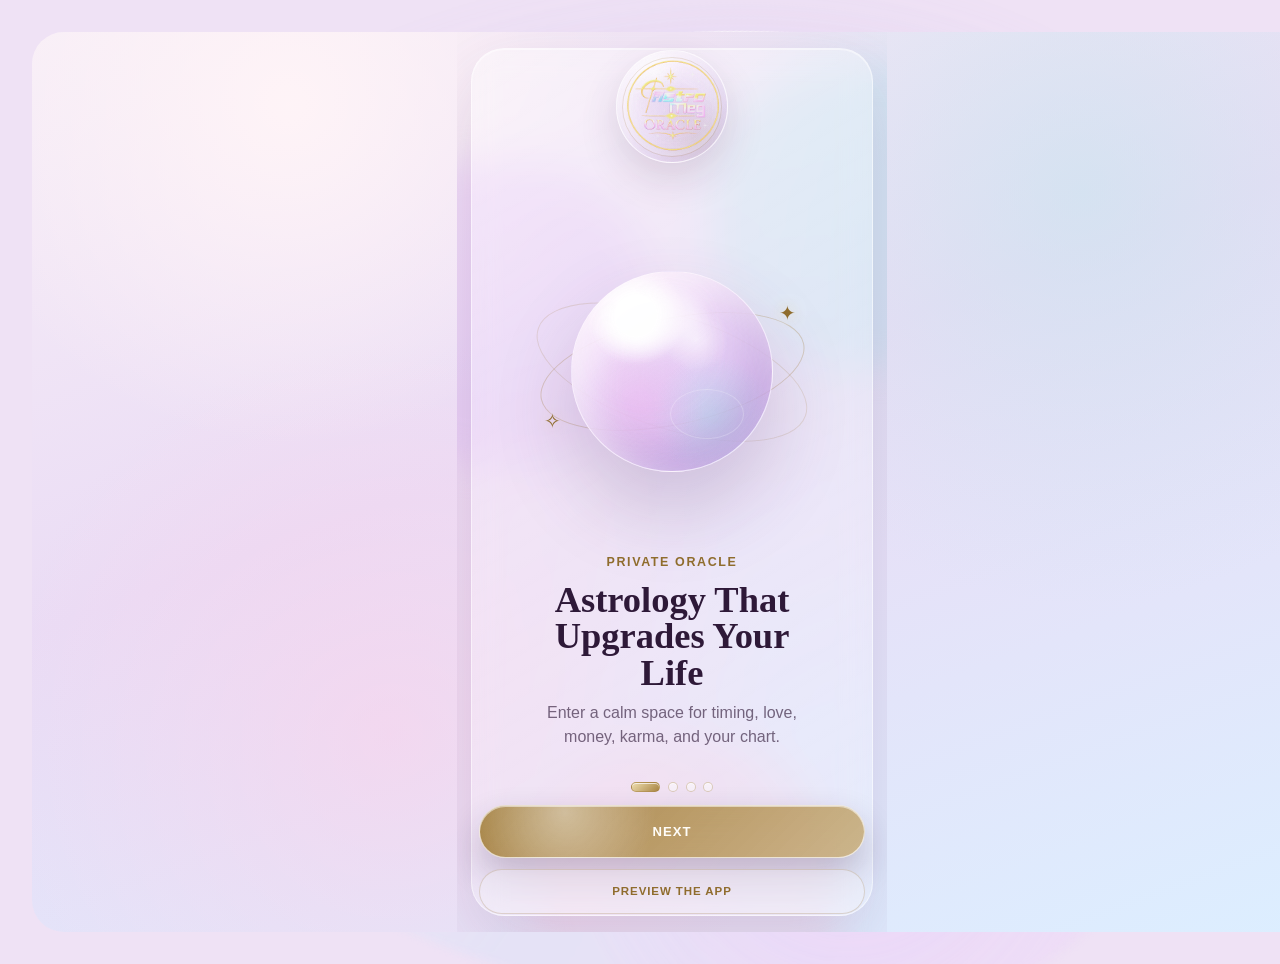
<file: index.html>
<!doctype html>
<html lang="en">
  <head>
    <meta charset="utf-8">
    <meta name="viewport" content="width=device-width, initial-scale=1, viewport-fit=cover">
    <meta name="theme-color" content="#f6eaf2">
    <meta name="apple-mobile-web-app-capable" content="yes">
    <meta name="apple-mobile-web-app-status-bar-style" content="default">
    <meta name="apple-mobile-web-app-title" content="Astromeg Oracle">
    <title>Astromeg Oracle App Preview</title>
    <link rel="manifest" href="./manifest.webmanifest">
    <link rel="icon" href="./assets/astromeg-oracle-logo-gold.png">
    <link rel="apple-touch-icon" href="./assets/astromeg-oracle-logo-gold.png">
  <link rel="stylesheet" href="./styles.css?v=guided-video-luminous-v1">
  </head>
  <body class="onboarding-active">
    <div class="ambient ambient-one"></div>
    <div class="ambient ambient-two"></div>
    <div class="ambient ambient-three"></div>

    <main class="phone-shell" id="app">
      <div class="glass-halo" aria-hidden="true"></div>
      <div class="cosmic-stage" aria-hidden="true">
        <span class="celestial-horizon"></span>
        <span class="shooting-star shooting-star-one"></span>
        <span class="shooting-star shooting-star-two"></span>
        <span class="cosmic-comet"></span>
        <span class="cosmic-constellation">
          <i></i><i></i><i></i><i></i><i></i>
        </span>
        <span class="cosmic-twinkles"></span>
      </div>
      <header class="app-header">
        <button class="icon-button ghost back-button" type="button" aria-label="Go back" data-back hidden>
          <span aria-hidden="true">‹</span>
        </button>
        <button class="brand-mark" type="button" data-go="home" aria-label="Astromeg Oracle home">
          <span>Astromeg Oracle</span>
        </button>
        <button class="icon-button ghost menu-toggle" type="button" aria-label="Open Oracle Menu" aria-controls="oracle-menu" aria-expanded="false" data-menu-toggle>
          <span aria-hidden="true">
            <svg class="gold-sun-icon" viewBox="0 0 24 24" focusable="false">
              <circle cx="12" cy="12" r="4"></circle>
              <path d="M12 2.8v2.3M12 18.9v2.3M4.2 4.2l1.6 1.6M18.2 18.2l1.6 1.6M2.8 12h2.3M18.9 12h2.3M4.2 19.8l1.6-1.6M18.2 5.8l1.6-1.6"></path>
            </svg>
          </span>
        </button>
      </header>

      <div class="menu-scrim" data-menu-close hidden></div>
      <aside class="oracle-menu" id="oracle-menu" aria-label="Oracle Menu" aria-hidden="true">
        <div class="oracle-menu-header">
          <p class="eyebrow">Oracle Menu</p>
          <button class="icon-button ghost" type="button" aria-label="Close Oracle Menu" data-menu-close>
            <span aria-hidden="true">×</span>
          </button>
        </div>

        <div class="menu-list">
          <button class="menu-row" type="button" data-go="today-sky">
            <span class="menu-icon" aria-hidden="true">☉</span>
            <span><strong>Today’s Sky</strong><small>Daily transit guidance</small></span>
          </button>
          <button class="menu-row" type="button" data-go="journal">
            <span class="menu-icon" aria-hidden="true">☾</span>
            <span><strong>Journal</strong><small>Moon phase and transit notes</small></span>
          </button>
          <button class="menu-row" type="button" data-go="zodiac-playlist">
            <span class="menu-icon" aria-hidden="true">♪</span>
            <span><strong>Zodiac Playlist</strong><small>Music moods for every sign</small></span>
          </button>
          <button class="menu-row" type="button" data-go="readings">
            <span class="menu-icon" aria-hidden="true">☷</span>
            <span><strong>Saved Readings</strong><small>Your Oracle guidance library</small></span>
          </button>
          <button class="menu-row" type="button" data-go="my-access">
            <span class="menu-icon" aria-hidden="true">✦</span>
            <span><strong>My Access</strong><small>Plan and access status</small></span>
          </button>
          <button class="menu-row" type="button" data-go="how-to-ask">
            <span class="menu-icon" aria-hidden="true">?</span>
            <span><strong>How to Ask</strong><small>Prompt examples</small></span>
          </button>
          <button class="menu-row theme-toggle-row" type="button" data-theme-toggle aria-pressed="false">
            <span class="menu-icon" aria-hidden="true">
              <svg class="gold-sun-icon" viewBox="0 0 24 24" focusable="false">
                <circle cx="12" cy="12" r="4"></circle>
                <path d="M12 2.8v2.3M12 18.9v2.3M4.2 4.2l1.6 1.6M18.2 18.2l1.6 1.6M2.8 12h2.3M18.9 12h2.3M4.2 19.8l1.6-1.6M18.2 5.8l1.6-1.6"></path>
              </svg>
            </span>
            <span><strong>Dark Mode</strong><small data-theme-toggle-label>Tap to turn dark mode on</small></span>
            <span class="theme-toggle-switch" data-theme-toggle-switch aria-hidden="true"><span></span></span>
          </button>
          <button class="menu-row" type="button" data-go="contact">
            <span class="menu-icon" aria-hidden="true">✉</span>
            <span><strong>Contact Astromeg</strong><small>Access, payment, or account help</small></span>
          </button>
          <button class="menu-row" type="button" data-logout>
            <span class="menu-icon" aria-hidden="true">↻</span>
            <span><strong>Log Out</strong><small>Clear this preview session</small></span>
          </button>
        </div>
      </aside>

      <section class="screen active onboarding-screen" data-screen="start" id="start" aria-label="Astromeg Oracle onboarding">
        <div class="onboarding-series" data-onboarding-series>
          <div class="onboarding-aura" aria-hidden="true">
            <span></span>
            <span></span>
            <span></span>
          </div>

          <div class="onboarding-brand">
            <img src="./assets/astromeg-oracle-pastel-logo-cropped.png" alt="Astromeg Oracle">
          </div>

          <div class="onboarding-visual" aria-hidden="true">
            <span class="onboarding-orbit orbit-one"></span>
            <span class="onboarding-orbit orbit-two"></span>
            <span class="onboarding-orb"></span>
            <span class="onboarding-star star-one">✦</span>
            <span class="onboarding-star star-two">✧</span>
          </div>

          <div class="onboarding-copy" aria-live="polite">
            <article class="onboarding-slide is-active" data-onboarding-slide>
              <p class="eyebrow">Private Oracle</p>
              <h1>Astrology That Upgrades Your Life</h1>
              <p>Enter a calm space for timing, love, money, karma, and your chart.</p>
            </article>
            <article class="onboarding-slide" data-onboarding-slide>
              <p class="eyebrow">Ask With Intention</p>
              <h1>One question can open the doorway.</h1>
              <p>Choose a guided reading path or ask the Oracle in your own words.</p>
            </article>
            <article class="onboarding-slide" data-onboarding-slide>
              <p class="eyebrow">Save Your Guidance</p>
              <h1>Keep the readings that matter.</h1>
              <p>Build a private library for love patterns, timing windows, career themes, and healing.</p>
            </article>
            <article class="onboarding-slide" data-onboarding-slide>
              <p class="eyebrow">Begin Gently</p>
              <h1>Your access opens a private portal.</h1>
              <p>Purchase your plan, then sign in with Google or the email you used at checkout.</p>
            </article>
          </div>

          <div class="onboarding-progress" role="tablist" aria-label="Onboarding steps">
            <button class="is-active" type="button" data-onboarding-dot="0" aria-label="Show onboarding step 1" aria-current="step"></button>
            <button type="button" data-onboarding-dot="1" aria-label="Show onboarding step 2"></button>
            <button type="button" data-onboarding-dot="2" aria-label="Show onboarding step 3"></button>
            <button type="button" data-onboarding-dot="3" aria-label="Show onboarding step 4"></button>
          </div>

          <div class="onboarding-actions">
            <button class="onboarding-next-button" type="button" data-onboarding-next>Next</button>
            <button class="onboarding-preview-button" type="button" data-go="birth">Preview the App</button>
          </div>
        </div>
      </section>

      <section class="screen" data-screen="activate" id="activate">
        <div class="screen-heading">
          <p class="eyebrow">Oracle Access</p>
          <h2>Sign in to your private space.</h2>
          <p>Use Google or the same email you used at checkout.</p>
        </div>

        <form class="soft-card form-card" data-activate-form>
          <div class="google-signin-area">
            <div class="google-signin-button-host" data-google-button></div>
            <button class="google-signin-action" type="button" data-google-signin-fallback>
              <span aria-hidden="true">G</span>
              Continue with Google
            </button>
            <p class="signin-status" data-signin-status hidden>Google sign-in is loading.</p>
          </div>
          <div class="signin-divider"><span>or use email</span></div>
          <label>
            <span>Email</span>
            <input type="email" name="email" autocomplete="email" placeholder="you@example.com" required>
          </label>
          <button class="primary-action" type="submit">Continue with Email</button>
          <p class="signin-status" data-email-signin-status aria-live="polite" hidden></p>
        </form>

        <button class="access-code-open-button" type="button" data-access-code-open>
          I have an access code
        </button>
        <button class="secondary-action" type="button" data-go="birth">Preview the App</button>
      </section>

      <section class="screen" data-screen="birth" id="birth">
        <div class="screen-heading">
          <p class="eyebrow">Birth Profile</p>
          <h2>Create your chart foundation.</h2>
          <p>Your birth data becomes the private anchor for readings, timing, and guidance.</p>
        </div>

        <form class="soft-card form-card" data-birth-form>
          <label>
            <span>Name</span>
            <input type="text" name="name" autocomplete="name" placeholder="Your name" required>
          </label>
          <label>
            <span>Birth date</span>
            <input type="date" name="birthDate" required>
          </label>
          <label>
            <span>Birth time</span>
            <input type="time" name="birthTime" required>
          </label>
          <label>
            <span>Birth city</span>
            <input type="text" name="birthCity" placeholder="Los Angeles" required>
          </label>
          <label>
            <span>Birth country</span>
            <input type="text" name="birthCountry" placeholder="United States" required>
          </label>
          <button class="primary-action" type="submit">Save Birth Profile</button>
        </form>
      </section>

      <section class="screen" data-screen="home" id="home">
        <div class="home-hero">
          <button class="oracle-status-pill" type="button" data-access-pill data-go="my-access" aria-label="Oracle access active">
            <span class="access-status-icon" aria-hidden="true" data-access-icon>✓</span>
            <span data-access-text>Oracle Access Active</span>
          </button>
          <p class="eyebrow">Today’s Oracle</p>
          <h2>What is calling for your attention today?</h2>
          <p class="home-hero-prompt">Choose a doorway below or ask your own question.</p>
        </div>

        <div class="intent-grid">
          <button class="intent-card" type="button" data-chat-mode="love" data-go="ask">
            <span class="intent-icon">♡</span>
            <span class="intent-copy">
              <strong>Love & Patterns</strong>
              <small>Relationships, attraction, repeating cycles</small>
            </span>
          </button>
          <button class="intent-card" type="button" data-chat-mode="money" data-go="ask">
            <span class="intent-icon">✦</span>
            <span class="intent-copy">
              <strong>Money & Career</strong>
              <small>Clients, income, business timing</small>
            </span>
          </button>
          <button class="intent-card" type="button" data-chat-mode="timing" data-go="ask">
            <span class="intent-icon">☉</span>
            <span class="intent-copy">
              <strong>Timing Windows</strong>
              <small>Transits, decisions, lucky openings</small>
            </span>
          </button>
          <button class="intent-card" type="button" data-chat-mode="karma" data-go="ask">
            <span class="intent-icon">☽</span>
            <span class="intent-copy">
              <strong>Karma & Healing</strong>
              <small>Emotional patterns, release, soul lessons</small>
            </span>
          </button>
        </div>

        <button class="oracle-ask-banner" type="button" data-go="ask" aria-label="Ask the Oracle">
          <span aria-hidden="true">✦</span>
          <strong>Ask the Oracle</strong>
        </button>

        <section class="daily-challenge-panel" aria-labelledby="daily-challenge-title">
          <div class="daily-challenge-box">
            <div class="daily-challenge-orbit" aria-hidden="true">
              <span class="orbit-glyph orbit-glyph-moon">&#9790;&#65038;</span>
              <i></i>
              <span class="orbit-glyph orbit-glyph-mars">&#9794;&#65038;</span>
            </div>
            <div class="daily-challenge-copy">
              <p class="eyebrow" id="daily-challenge-title">Your Challenge Today</p>
              <h3 data-challenge-aspect>Moon to Mars</h3>
              <p data-challenge-copy>Notice where emotion wants to become action.</p>
            </div>
            <button class="daily-challenge-action" type="button" data-challenge-prompt data-fill-prompt="How should I work with today’s Moon to Mars challenge?" data-go="ask">
              Ask
            </button>
          </div>
        </section>

        <section class="guided-meditation-section" aria-labelledby="guided-meditation-title">
          <div class="guided-meditation-heading">
            <h3 id="guided-meditation-title">Guided Meditations</h3>
          </div>
          <div class="guided-meditation-frame" aria-label="Guided meditation animation">
            <video autoplay muted loop playsinline preload="metadata">
              <source src="./assets/guided-meditations-calm-loop-v2.mp4" type="video/mp4">
            </video>
          </div>
          <details class="meditation-dropdown">
            <summary>
              <span>Choose Meditation</span>
            </summary>
            <div class="meditation-link-list" aria-label="Guided meditation playlist links">
              <button class="meditation-link-card" type="button" data-meditation-choice="healing">
                <span class="meditation-link-icon" aria-hidden="true">
                  <svg viewBox="0 0 24 24" focusable="false">
                    <path d="M5 19c8.7-.7 13-5.1 14-14-8.8 1-13.4 5.4-14 14Z"></path>
                    <path d="M5 19c2.7-4.5 6-7.5 10-9.2"></path>
                  </svg>
                </span>
                <span>
                  <strong>Healing</strong>
                  <small>Open inside Astromeg</small>
                </span>
              </button>
              <button class="meditation-link-card" type="button" data-meditation-choice="wealth">
                <span class="meditation-link-icon" aria-hidden="true">
                  <svg viewBox="0 0 24 24" focusable="false">
                    <path d="M7.2 4.5h9.6L21 9.2 12 20 3 9.2l4.2-4.7Z"></path>
                    <path d="M3 9.2h18M8.2 9.2 12 20l3.8-10.8M7.2 4.5l1 4.7M16.8 4.5l-1 4.7"></path>
                  </svg>
                </span>
                <span>
                  <strong>Wealth</strong>
                  <small>Open inside Astromeg</small>
                </span>
              </button>
              <button class="meditation-link-card" type="button" data-meditation-choice="vipassana">
                <span class="meditation-link-icon" aria-hidden="true">
                  <svg viewBox="0 0 24 24" focusable="false">
                    <path d="M4.5 16.5a7.5 7.5 0 0 1 15 0"></path>
                    <path d="M7.5 16.5a4.5 4.5 0 0 1 9 0"></path>
                    <path d="M10.5 16.5a1.5 1.5 0 0 1 3 0"></path>
                  </svg>
                </span>
                <span>
                  <strong>Vipassana</strong>
                  <small>Open inside Astromeg</small>
                </span>
              </button>
              <button class="meditation-link-card" type="button" data-meditation-choice="relationship">
                <span class="meditation-link-icon" aria-hidden="true">
                  <svg viewBox="0 0 24 24" focusable="false">
                    <path d="M12 20.5S4.5 16 4.5 9.8c0-2.3 1.7-4 3.9-4 1.4 0 2.8.8 3.6 2 .8-1.2 2.2-2 3.6-2 2.2 0 3.9 1.7 3.9 4 0 6.2-7.5 10.7-7.5 10.7Z"></path>
                  </svg>
                </span>
                <span>
                  <strong>Relationship</strong>
                  <small>Open inside Astromeg</small>
                </span>
              </button>
            </div>
          </details>
        </section>

        <article class="soft-card insight-card transits-card">
          <p class="eyebrow">Your Daily Tea</p>
          <h3>What is the sky activating now?</h3>
          <p>Use today’s planetary weather as a doorway into timing, emotion, decisions, and the next aligned step.</p>
          <div class="transit-actions" aria-label="Transit prompt shortcuts">
            <button type="button" data-daily-popup="sky" data-fill-prompt="What transits are affecting me today?">
              <span>☉</span>
              <strong>Today’s Sky</strong>
            </button>
            <button type="button" data-daily-popup="moon" data-fill-prompt="What should I know about my Moon and emotional timing today?">
              <span>☽</span>
              <strong>Moon Mood</strong>
            </button>
            <button class="daily-planet-card" type="button" data-daily-popup="planet" data-planetary-guide data-fill-prompt="What should I know about today’s planetary ruler?" title="Daily mystical guide">
              <span class="daily-planet-glyph" data-guide-glyph>♃</span>
              <strong>Today’s Planet</strong>
            </button>
          </div>
        </article>

        <section class="zodiac-playlist-section" aria-labelledby="zodiac-playlist-title">
          <div class="zodiac-playlist-heading">
            <div>
              <p class="eyebrow" id="zodiac-playlist-title">Zodiac Playlist</p>
              <h3>Slide into your sign frequency.</h3>
            </div>
            <button class="zodiac-playlist-link" type="button" data-go="zodiac-playlist">Open</button>
          </div>
          <div class="zodiac-slider-shell" data-zodiac-slider>
            <button class="zodiac-slider-arrow previous" type="button" data-zodiac-prev aria-label="Previous zodiac sign">
              <span aria-hidden="true">‹</span>
            </button>
            <div class="zodiac-playlist-grid" aria-live="polite">
              <button class="zodiac-playlist-card active" type="button" data-playlist-sign="aries" aria-label="Open Aries playlist">
                <div class="zodiac-playlist-artwork">
                  <img src="./assets/zodiac-playlist-aries.jpeg" alt="Glass Aries glyph with headphones">
                </div>
                <div class="zodiac-playlist-caption">
                  <span>Aries</span>
                </div>
              </button>
              <button class="zodiac-playlist-card" type="button" data-playlist-sign="taurus" aria-label="Open Taurus playlist">
                <div class="zodiac-playlist-artwork">
                  <img src="./assets/zodiac-playlist-taurus.jpeg" alt="Glass Taurus glyph with headphones">
                </div>
                <div class="zodiac-playlist-caption">
                  <span>Taurus</span>
                </div>
              </button>
              <button class="zodiac-playlist-card" type="button" data-playlist-sign="gemini" aria-label="Open Gemini playlist">
                <div class="zodiac-playlist-artwork">
                  <img src="./assets/zodiac-playlist-gemini.jpeg" alt="Glass Gemini glyph with headphones">
                </div>
                <div class="zodiac-playlist-caption">
                  <span>Gemini</span>
                </div>
              </button>
              <button class="zodiac-playlist-card" type="button" data-playlist-sign="cancer" aria-label="Open Cancer playlist">
                <div class="zodiac-playlist-artwork">
                  <img src="./assets/zodiac-playlist-cancer.jpeg" alt="Glass Cancer glyph with headphones">
                </div>
                <div class="zodiac-playlist-caption">
                  <span>Cancer</span>
                </div>
              </button>
              <button class="zodiac-playlist-card" type="button" data-playlist-sign="leo" aria-label="Open Leo playlist">
                <div class="zodiac-playlist-artwork">
                  <img src="./assets/zodiac-playlist-leo.jpeg" alt="Glass Leo glyph with headphones">
                </div>
                <div class="zodiac-playlist-caption">
                  <span>Leo</span>
                </div>
              </button>
              <button class="zodiac-playlist-card" type="button" data-playlist-sign="virgo" aria-label="Open Virgo playlist">
                <div class="zodiac-playlist-artwork">
                  <img src="./assets/zodiac-playlist-virgo.jpeg" alt="Glass Virgo glyph with headphones">
                </div>
                <div class="zodiac-playlist-caption">
                  <span>Virgo</span>
                </div>
              </button>
              <button class="zodiac-playlist-card" type="button" data-playlist-sign="libra" aria-label="Open Libra playlist">
                <div class="zodiac-playlist-artwork">
                  <img src="./assets/zodiac-playlist-libra.jpeg" alt="Glass Libra glyph with headphones">
                </div>
                <div class="zodiac-playlist-caption">
                  <span>Libra</span>
                </div>
              </button>
              <button class="zodiac-playlist-card" type="button" data-playlist-sign="scorpio" aria-label="Open Scorpio playlist">
                <div class="zodiac-playlist-artwork">
                  <img src="./assets/zodiac-playlist-scorpio.jpeg" alt="Glass Scorpio glyph with headphones">
                </div>
                <div class="zodiac-playlist-caption">
                  <span>Scorpio</span>
                </div>
              </button>
              <button class="zodiac-playlist-card" type="button" data-playlist-sign="sagittarius" aria-label="Open Sagittarius playlist">
                <div class="zodiac-playlist-artwork">
                  <img src="./assets/zodiac-playlist-sagittarius.jpeg" alt="Glass Sagittarius glyph with headphones">
                </div>
                <div class="zodiac-playlist-caption">
                  <span>Sagittarius</span>
                </div>
              </button>
              <button class="zodiac-playlist-card" type="button" data-playlist-sign="capricorn" aria-label="Open Capricorn playlist">
                <div class="zodiac-playlist-artwork">
                  <img src="./assets/zodiac-playlist-capricorn.jpeg" alt="Glass Capricorn glyph with headphones">
                </div>
                <div class="zodiac-playlist-caption">
                  <span>Capricorn</span>
                </div>
              </button>
              <button class="zodiac-playlist-card" type="button" data-playlist-sign="aquarius" aria-label="Open Aquarius playlist">
                <div class="zodiac-playlist-artwork">
                  <img src="./assets/zodiac-playlist-aquarius.jpeg" alt="Glass Aquarius glyph with headphones">
                </div>
                <div class="zodiac-playlist-caption">
                  <span>Aquarius</span>
                </div>
              </button>
              <button class="zodiac-playlist-card" type="button" data-playlist-sign="pisces" aria-label="Open Pisces playlist">
                <div class="zodiac-playlist-artwork">
                  <img src="./assets/zodiac-playlist-pisces.jpeg" alt="Glass Pisces glyph with headphones">
                </div>
                <div class="zodiac-playlist-caption">
                  <span>Pisces</span>
                </div>
              </button>
            </div>
            <button class="zodiac-slider-arrow next" type="button" data-zodiac-next aria-label="Next zodiac sign">
              <span aria-hidden="true">›</span>
            </button>
          </div>
        </section>

        <article class="soft-card insight-card path-card">
          <p class="eyebrow">Continue Your Path</p>
          <h3>Return to your last reading</h3>
          <p>Pick up where you left off, review your guidance, or save notes from your Oracle session.</p>
          <button class="secondary-action path-action" type="button" data-go="readings">Open Saved Readings</button>
        </article>
      </section>

      <section class="screen zodiac-playlist-screen" data-screen="zodiac-playlist" id="zodiac-playlist">
        <div class="screen-heading playlist-screen-heading">
          <p class="eyebrow">Zodiac Playlist</p>
          <h2>Music for every sign mood.</h2>
          <p>Each sign has its own frequency, study mood, and Oracle prompt.</p>
        </div>

        <article class="zodiac-feature-card" data-zodiac-feature>
          <div class="zodiac-feature-artwork">
            <img src="./assets/zodiac-playlist-aries.jpeg" alt="" data-zodiac-hero-image>
          </div>
          <div class="zodiac-feature-copy">
            <div class="zodiac-feature-kicker">
              <span data-zodiac-glyph>♈</span>
              <small data-zodiac-meta>Fire · Cardinal</small>
            </div>
            <h3 data-zodiac-name>Aries</h3>
            <p data-zodiac-theme>Bold starts, brave desire, and clean momentum.</p>
            <div class="zodiac-pill-row" aria-label="Playlist tone">
              <span data-zodiac-tone-one>Energy</span>
              <span data-zodiac-tone-two>Courage</span>
              <span data-zodiac-tone-three>Action</span>
            </div>
            <p class="zodiac-feature-note" data-zodiac-note>Begin before the doubt gets a vote.</p>
            <div class="zodiac-feature-actions">
              <a
                class="secondary-action zodiac-listen-action"
                href="https://soundcloud.com/prismatechai/sets/aries-soundtrack"
                target="_blank"
                rel="noopener noreferrer"
                data-playlist-listen
              >
                Open in SoundCloud
              </a>
              <button class="secondary-action zodiac-ask-action" type="button" data-playlist-ask>
                Ask With This Sign
              </button>
            </div>
            <div class="zodiac-soundcloud-player">
              <iframe
                title="Aries SoundCloud playlist"
                data-playlist-embed
                allow="autoplay"
                src="https://w.soundcloud.com/player/?url=https%3A%2F%2Fsoundcloud.com%2Fprismatechai%2Fsets%2Faries-soundtrack&amp;color=%239b6ed6&amp;auto_play=false&amp;hide_related=true&amp;show_comments=false&amp;show_user=true&amp;show_reposts=false&amp;show_teaser=false&amp;visual=true"
              ></iframe>
            </div>
          </div>
        </article>

        <div class="zodiac-mini-grid" aria-label="Choose zodiac playlist">
          <button class="zodiac-mini-card active" type="button" data-playlist-sign="aries">
            <img src="./assets/zodiac-playlist-aries.jpeg" alt="">
            <span>Aries</span>
          </button>
          <button class="zodiac-mini-card" type="button" data-playlist-sign="taurus">
            <img src="./assets/zodiac-playlist-taurus.jpeg" alt="">
            <span>Taurus</span>
          </button>
          <button class="zodiac-mini-card" type="button" data-playlist-sign="gemini">
            <img src="./assets/zodiac-playlist-gemini.jpeg" alt="">
            <span>Gemini</span>
          </button>
          <button class="zodiac-mini-card" type="button" data-playlist-sign="cancer">
            <img src="./assets/zodiac-playlist-cancer.jpeg" alt="">
            <span>Cancer</span>
          </button>
          <button class="zodiac-mini-card" type="button" data-playlist-sign="leo">
            <img src="./assets/zodiac-playlist-leo.jpeg" alt="">
            <span>Leo</span>
          </button>
          <button class="zodiac-mini-card" type="button" data-playlist-sign="virgo">
            <img src="./assets/zodiac-playlist-virgo.jpeg" alt="">
            <span>Virgo</span>
          </button>
          <button class="zodiac-mini-card" type="button" data-playlist-sign="libra">
            <img src="./assets/zodiac-playlist-libra.jpeg" alt="">
            <span>Libra</span>
          </button>
          <button class="zodiac-mini-card" type="button" data-playlist-sign="scorpio">
            <img src="./assets/zodiac-playlist-scorpio.jpeg" alt="">
            <span>Scorpio</span>
          </button>
          <button class="zodiac-mini-card" type="button" data-playlist-sign="sagittarius">
            <img src="./assets/zodiac-playlist-sagittarius.jpeg" alt="">
            <span>Sagittarius</span>
          </button>
          <button class="zodiac-mini-card" type="button" data-playlist-sign="capricorn">
            <img src="./assets/zodiac-playlist-capricorn.jpeg" alt="">
            <span>Capricorn</span>
          </button>
          <button class="zodiac-mini-card" type="button" data-playlist-sign="aquarius">
            <img src="./assets/zodiac-playlist-aquarius.jpeg" alt="">
            <span>Aquarius</span>
          </button>
          <button class="zodiac-mini-card" type="button" data-playlist-sign="pisces">
            <img src="./assets/zodiac-playlist-pisces.jpeg" alt="">
            <span>Pisces</span>
          </button>
        </div>
      </section>

      <section class="screen guided-meditation-player-screen" data-screen="guided-meditation" id="guided-meditation">
        <div class="screen-heading playlist-screen-heading">
          <p class="eyebrow">Guided Meditation</p>
          <h2>Stay inside the ritual.</h2>
          <p>Choose a meditation and listen without leaving Astromeg.</p>
        </div>

        <article class="meditation-player-card">
          <p data-meditation-copy>Return to your center with a soft clearing practice for emotional repair and energetic release.</p>
          <div class="meditation-player-brand has-video" aria-label="Guided meditation playlist header">
            <video class="meditation-player-brand-video" autoplay muted loop playsinline preload="metadata" aria-hidden="true" data-meditation-brand-video>
              <source src="./assets/guided-meditation-banner-healing.mp4" type="video/mp4" data-meditation-brand-video-source>
            </video>
            <img src="./assets/astromeg-oracle-pastel-logo-cropped.png" alt="">
            <div>
              <strong data-meditation-brand-title>Guided Meditation: Healing</strong>
            </div>
          </div>
          <div class="meditation-soundcloud-player">
            <iframe
              title="Astromeg Oracle guided meditation playlist"
              data-meditation-embed
              allow="autoplay"
              src="https://w.soundcloud.com/player/?url=https%3A%2F%2Fsoundcloud.com%2Fprismatechai%2Fsets%2Fguided-meditation-healing&amp;color=%239b6ed6&amp;auto_play=false&amp;hide_related=true&amp;show_comments=false&amp;show_user=true&amp;show_reposts=false&amp;show_teaser=false&amp;show_artwork=true&amp;visual=false"
            ></iframe>
          </div>
        </article>

        <div class="meditation-choice-grid" aria-label="Choose guided meditation">
          <button class="meditation-choice-card active" type="button" data-meditation-choice="healing">
            <span class="meditation-link-icon" aria-hidden="true">
              <svg viewBox="0 0 24 24" focusable="false">
                <path d="M5 19c8.7-.7 13-5.1 14-14-8.8 1-13.4 5.4-14 14Z"></path>
                <path d="M5 19c2.7-4.5 6-7.5 10-9.2"></path>
              </svg>
            </span>
            <strong>Healing</strong>
          </button>
          <button class="meditation-choice-card" type="button" data-meditation-choice="wealth">
            <span class="meditation-link-icon" aria-hidden="true">
              <svg viewBox="0 0 24 24" focusable="false">
                <path d="M7.2 4.5h9.6L21 9.2 12 20 3 9.2l4.2-4.7Z"></path>
                <path d="M3 9.2h18M8.2 9.2 12 20l3.8-10.8M7.2 4.5l1 4.7M16.8 4.5l-1 4.7"></path>
              </svg>
            </span>
            <strong>Wealth</strong>
          </button>
          <button class="meditation-choice-card" type="button" data-meditation-choice="vipassana">
            <span class="meditation-link-icon" aria-hidden="true">
              <svg viewBox="0 0 24 24" focusable="false">
                <path d="M4.5 16.5a7.5 7.5 0 0 1 15 0"></path>
                <path d="M7.5 16.5a4.5 4.5 0 0 1 9 0"></path>
                <path d="M10.5 16.5a1.5 1.5 0 0 1 3 0"></path>
              </svg>
            </span>
            <strong>Vipassana</strong>
          </button>
          <button class="meditation-choice-card" type="button" data-meditation-choice="relationship">
            <span class="meditation-link-icon" aria-hidden="true">
              <svg viewBox="0 0 24 24" focusable="false">
                <path d="M12 20.5S4.5 16 4.5 9.8c0-2.3 1.7-4 3.9-4 1.4 0 2.8.8 3.6 2 .8-1.2 2.2-2 3.6-2 2.2 0 3.9 1.7 3.9 4 0 6.2-7.5 10.7-7.5 10.7Z"></path>
              </svg>
            </span>
            <strong>Relationship</strong>
          </button>
        </div>
      </section>

      <section class="screen" data-screen="ask" id="ask">
        <div class="screen-heading compact">
          <p class="eyebrow">Ask the Oracle</p>
          <h2>Start with one real question.</h2>
        </div>

        <div class="chat-window" aria-live="polite" data-chat-log>
          <div class="message oracle welcome-message" data-oracle-welcome>
            <span>Astromeg Oracle</span>
            <p data-oracle-welcome-copy>I’m here for you. Do you have a question in mind, or do you want me to do any of the following?</p>
            <div class="oracle-choice-list oracle-default-choice-list" data-default-ask-choices aria-label="General reading choices">
              <button type="button" data-reading-menu-choice data-fill-prompt="List all available readings and their purpose.">
                <strong>✦</strong>
                <span>List all available readings and their purpose</span>
              </button>
            </div>
            <div class="oracle-choice-list" data-love-choices aria-label="Love reading choices" hidden>
              <button type="button" data-love-choice data-fill-prompt="Show me the dynamics of my relationship with a specific person.">
                <strong>1</strong>
                <span>Show you the dynamics of your relationship with a specific person</span>
              </button>
              <button type="button" data-love-choice data-fill-prompt="Give me a timeline of events for my love life.">
                <strong>2</strong>
                <span>Give you a timeline of events for your lovelife</span>
              </button>
              <button type="button" data-love-choice data-fill-prompt="Determine my repeating patterns in love and how to resolve them.">
                <strong>3</strong>
                <span>Determine your repeating patterns in love and how to resolve them</span>
              </button>
              <button type="button" data-love-choice data-fill-prompt="Describe my lifetime partner, wife, or husband.">
                <strong>4</strong>
                <span>Describe your lifetime partner/wife/husband</span>
              </button>
            </div>
            <div class="oracle-choice-list" data-money-choices aria-label="Money and career reading choices" hidden>
              <button type="button" data-money-choice data-fill-prompt="Analyze my wealth potential.">
                <strong>1</strong>
                <span>Analyze your wealth potential</span>
              </button>
              <button type="button" data-money-choice data-fill-prompt="Show me the best path to success.">
                <strong>2</strong>
                <span>Show you the best path to success</span>
              </button>
              <button type="button" data-money-choice data-fill-prompt="Give me a 90-day action plan for my specific goal.">
                <strong>3</strong>
                <span>Give you a 90-day action plan for your specific goal</span>
              </button>
              <button type="button" data-money-choice data-fill-prompt="Show me my money mindset and what is blocking my wealth.">
                <strong>4</strong>
                <span>Your money mindset and what is blocking your wealth</span>
              </button>
            </div>
            <div class="oracle-choice-list" data-timing-choices aria-label="Timing window reading choices" hidden>
              <button type="button" data-timing-choice data-fill-prompt="When will my next big earnings come in?">
                <strong>1</strong>
                <span>When will my next big earnings come in?</span>
              </button>
              <button type="button" data-timing-choice data-fill-prompt="What age will I be at the peak of my career?">
                <strong>2</strong>
                <span>What age will I be at the peak of my career?</span>
              </button>
              <button type="button" data-timing-choice data-fill-prompt="What is my current path and timeline?">
                <strong>3</strong>
                <span>What is my current path and timeline?</span>
              </button>
              <button type="button" data-timing-choice data-fill-prompt="What predictive readings are available?">
                <strong>4</strong>
                <span>What predictive readings are available?</span>
              </button>
            </div>
            <div class="oracle-choice-list" data-karma-choices aria-label="Karma and healing reading choices" hidden>
              <button type="button" data-karma-choice data-fill-prompt="What is the karma that Saturn brings to my life?">
                <strong>1</strong>
                <span>What is the karma that Saturn brings to my life?</span>
              </button>
              <button type="button" data-karma-choice data-fill-prompt="What is the lesson from Saturn?">
                <strong>2</strong>
                <span>What is the lesson from Saturn?</span>
              </button>
              <button type="button" data-karma-choice data-fill-prompt="What am I here to master?">
                <strong>3</strong>
                <span>What am I here to master?</span>
              </button>
              <button type="button" data-karma-choice data-fill-prompt="Please give me an in-depth inner child and wounding reading.">
                <strong>4</strong>
                <span>Please give me an in-depth Inner Child and Wounding reading</span>
              </button>
            </div>
          </div>
        </div>

        <form class="ask-bar" data-ask-form>
          <input type="text" name="question" placeholder="Ask your question?" autocomplete="off" required>
          <button type="submit" aria-label="Send question">✦</button>
        </form>
      </section>

      <section class="screen" data-screen="readings" id="readings">
        <div class="screen-heading">
          <p class="eyebrow">Saved Readings</p>
          <h2>Your guidance library.</h2>
          <p>Saved readings can become a private archive of timing, choices, and personal patterns.</p>
        </div>

        <div class="reading-list" data-reading-list>
          <article class="reading-card">
            <span>Year-Ahead Alignment</span>
            <h3>Career, money, and visibility themes</h3>
            <p>Ready to save as a PDF reading in the app version.</p>
          </article>
          <article class="reading-card">
            <span>Relationship Pattern</span>
            <h3>Repeating cycles and next-step clarity</h3>
            <p>Return to this when the same lesson shows up again.</p>
          </article>
          <article class="reading-card">
            <span>Timing Window</span>
            <h3>Launch, pause, or prepare</h3>
            <p>Use dates and chart weather to move deliberately.</p>
          </article>
        </div>
      </section>

      <section class="screen" data-screen="learn" id="learn">
        <div class="screen-heading">
          <p class="eyebrow">Learn Astrology</p>
          <h2>Study the stars one layer at a time.</h2>
          <p>Choose your lesson level.</p>
        </div>

        <div class="lesson-level-list" aria-label="Choose lesson level">
          <button class="lesson-level-button" type="button" data-lesson-level="basic">Basic</button>
          <button class="lesson-level-button" type="button" data-lesson-level="intermediate">Intermediate</button>
          <button class="lesson-level-button" type="button" data-lesson-level="advanced">Advanced</button>
        </div>
      </section>

      <section class="screen" data-screen="today-sky" id="today-sky">
        <div class="screen-heading">
          <p class="eyebrow">Today’s Sky</p>
          <h2>Your daily sky signal.</h2>
          <p>Let the app remind you when the day’s timing, Moon mood, and transit guidance are ready.</p>
        </div>

        <article class="soft-card today-sky-card">
          <div class="today-sky-orb" aria-hidden="true">
            <span class="orbit-glyph orbit-glyph-moon">&#9790;&#65038;</span>
            <i></i>
            <span class="orbit-glyph orbit-glyph-mars">&#9794;&#65038;</span>
          </div>
          <div class="today-sky-copy">
            <p class="eyebrow">Current Transit Weather</p>
            <h3>Moon conjunct Mars</h3>
            <p>Feel the heat before you act. Move with courage without rushing the emotional truth.</p>
          </div>
        </article>

        <article class="soft-card sky-notification-card">
          <div>
            <p class="eyebrow">Daily Reminder</p>
            <h3>Today’s Sky reminders</h3>
            <p>Receive a quiet notification when your daily sky guidance is ready.</p>
          </div>
          <div class="notification-preference-row">
            <span class="notification-preference-copy">
              <strong>Daily notifications</strong>
              <small data-today-sky-notification-label>Off</small>
            </span>
            <button
              class="notification-toggle"
              type="button"
              role="switch"
              aria-checked="false"
              aria-label="Today’s Sky daily notifications"
              data-today-sky-notification-toggle
            >
              <span aria-hidden="true"></span>
            </button>
          </div>
          <p class="notification-status" data-today-sky-notification-status>Notifications are waiting for your permission.</p>
        </article>
      </section>

      <section class="screen" data-screen="my-access" id="my-access">
        <div class="screen-heading">
          <p class="eyebrow">My Access</p>
          <h2 data-access-title>Access Status</h2>
          <p data-access-subtitle>Your access details will appear here.</p>
        </div>

        <article class="soft-card profile-card">
          <span>Current Plan</span>
          <strong data-access-state>Preview active</strong>
          <p>Payment and entitlement logic stays untouched in this UX preview.</p>
        </article>

        <button class="primary-action access-plans-action" type="button" data-go="pricing">
          Explore Oracle Plans
        </button>
      </section>

      <section class="screen pricing-screen" data-screen="pricing" id="pricing">
        <div class="pricing-portal">
          <div class="pricing-orb" aria-hidden="true">
            <span class="pricing-orb-glow"></span>
            <img src="./assets/astromeg-oracle-pastel-logo-cropped.png" alt="">
          </div>
          <p class="eyebrow">Oracle Access</p>
          <h2>Choose Your Access</h2>
          <p>Start with a 3-day trial. Checkout is handled securely through the Astromeg backend.</p>
          <label class="pricing-email-field">
            <span>Email for your account</span>
            <input type="email" data-checkout-email autocomplete="email" placeholder="you@example.com">
          </label>
          <p class="pricing-checkout-status" data-checkout-status>Choose a plan below to begin.</p>
          <div class="pricing-meta" aria-label="Payment options">
            <span>PayPal</span>
            <span class="pricing-payment-note">Accepts all credit/debit cards & Apple Pay</span>
            <span aria-hidden="true">/</span>
            <span>GCash</span>
          </div>
        </div>

        <div class="pricing-grid" aria-label="Oracle plan preview">
          <article class="pricing-plan-card" data-plan-id="ORACLE_ESSENTIAL_MONTHLY">
            <div class="pricing-plan-topline">
              <span class="pricing-tier">Essential</span>
              <span class="pricing-cadence">Monthly</span>
            </div>
            <h3 data-plan-name>Oracle Essential</h3>
            <p class="pricing-price"><span data-plan-price>$11.99</span><small data-plan-period>/ month</small></p>
            <p class="pricing-unlimited">Unlimited conversations</p>
            <div class="pricing-benefit-group">
              <h4>Unlimited Core Readings</h4>
              <ul class="pricing-detail-list">
                <li>In-depth Natal Chart</li>
                <li>Transits</li>
                <li>Solar Return</li>
                <li>Secondary Progressed</li>
                <li>Solar Arc Directions</li>
                <li>Daily Tea</li>
                <li>Planet of the Day</li>
                <li>Zodiac Playlist</li>
                <li>Basic-Advanced Astrology Course with AEA Certification</li>
              </ul>
            </div>
            <div class="pricing-benefit-group pricing-addons">
              <h4>Add-ons</h4>
              <ul class="pricing-detail-list">
                <li>Synastry</li>
                <li>Composite</li>
                <li>Davison</li>
                <li>Draconic Soul Path</li>
                <li>Firdaria Time Lords</li>
                <li>Hellenistic Profection</li>
                <li>Instant Q&amp;A Horary</li>
                <li>Event-timing Electional</li>
                <li>Deeper Look Harmonic</li>
              </ul>
            </div>
            <button class="pricing-preview-button" type="button" data-plan-checkout="ORACLE_ESSENTIAL_MONTHLY">Start 3-Day Trial</button>
          </article>

          <article class="pricing-plan-card" data-plan-id="ORACLE_ESSENTIAL_ANNUAL">
            <div class="pricing-plan-topline">
              <span class="pricing-tier">Essential</span>
              <span class="pricing-cadence">Annual</span>
            </div>
            <h3 data-plan-name>Oracle Essential</h3>
            <p class="pricing-price"><span data-plan-price>$108</span><small data-plan-period>/ year</small></p>
            <p class="pricing-unlimited">Unlimited conversations</p>
            <div class="pricing-benefit-group">
              <h4>Unlimited Core Readings</h4>
              <ul class="pricing-detail-list">
                <li>In-depth Natal Chart</li>
                <li>Transits</li>
                <li>Solar Return</li>
                <li>Secondary Progressed</li>
                <li>Solar Arc Directions</li>
                <li>Daily Tea</li>
                <li>Planet of the Day</li>
                <li>Zodiac Playlist</li>
                <li>Basic-Advanced Astrology Course with AEA Certification</li>
                <li class="pricing-detail-group">
                  <span>Love Readings Unlocked</span>
                  <ul>
                    <li>Synastry</li>
                    <li>Composite</li>
                    <li>Davison</li>
                  </ul>
                </li>
              </ul>
            </div>
            <div class="pricing-benefit-group pricing-addons">
              <h4>Add-ons</h4>
              <ul class="pricing-detail-list">
                <li>Draconic Soul Path</li>
                <li>Firdaria Time Lords</li>
                <li>Hellenistic Profection</li>
                <li>Instant Q&amp;A Horary</li>
                <li>Event-timing Electional</li>
                <li>Deeper Look Harmonic</li>
              </ul>
            </div>
            <button class="pricing-preview-button" type="button" data-plan-checkout="ORACLE_ESSENTIAL_ANNUAL">Start 3-Day Trial</button>
          </article>

          <article class="pricing-plan-card all-access" data-plan-id="ORACLE_ALL_ACCESS_MONTHLY">
            <div class="pricing-plan-topline">
              <span class="pricing-tier">All Access</span>
              <span class="pricing-cadence">Monthly</span>
            </div>
            <h3 data-plan-name>Oracle All Access</h3>
            <p class="pricing-price"><span data-plan-price>$19</span><small data-plan-period>/ month</small></p>
            <p class="pricing-unlimited">Unlimited conversations</p>
            <p class="pricing-included-line">All readings in Core Essential</p>
            <div class="pricing-benefit-group">
              <h4>Advanced Readings Unlocked</h4>
              <ul class="pricing-detail-list">
                <li>Draconic Soul Path</li>
                <li>Firdaria Time Lords</li>
                <li>Hellenistic Profection</li>
                <li>Instant Q&amp;A Horary</li>
                <li>Event-timing Electional</li>
                <li>Deeper Look Harmonic</li>
                <li>Fixed Stars</li>
              </ul>
            </div>
            <button class="pricing-preview-button" type="button" data-plan-checkout="ORACLE_ALL_ACCESS_MONTHLY">Start 3-Day Trial</button>
          </article>

          <article class="pricing-plan-card all-access" data-plan-id="ORACLE_ALL_ACCESS_ANNUAL">
            <div class="pricing-plan-topline">
              <span class="pricing-tier">All Access</span>
              <span class="pricing-cadence">Annual</span>
            </div>
            <h3 data-plan-name>Oracle All Access</h3>
            <p class="pricing-price"><span data-plan-price>$212</span><small data-plan-period>/ year</small></p>
            <p class="pricing-unlimited">Unlimited conversations</p>
            <p class="pricing-included-line">All readings in Core Essential</p>
            <div class="pricing-benefit-group">
              <h4>Advanced Readings Unlocked</h4>
              <ul class="pricing-detail-list">
                <li>Draconic Soul Path</li>
                <li>Firdaria Time Lords</li>
                <li>Hellenistic Profection</li>
                <li>Instant Q&amp;A Horary</li>
                <li>Event-timing Electional</li>
                <li>Deeper Look Harmonic</li>
                <li>Arabic Parts (Lots)</li>
                <li>Fixed Stars</li>
              </ul>
            </div>
            <div class="pricing-benefit-group pricing-membership-group">
              <h4>Instant Astromeg Inner Circle Membership for 1 Year</h4>
              <ul class="pricing-detail-list">
                <li>Community chat</li>
                <li>Direct access to Astromeg online sessions, updates, guidance, and programs</li>
                <li>Option to book a live reading with Astromeg</li>
                <li>First access to upgrades, discounts, and exclusive Inner Circle privileges</li>
              </ul>
            </div>
            <button class="pricing-preview-button" type="button" data-plan-checkout="ORACLE_ALL_ACCESS_ANNUAL">Start 3-Day Trial</button>
          </article>
        </div>

        <div class="pricing-footnote">
          <span>3-Day Trial</span>
          <p>Your account access and expiration date are created by the backend after checkout confirmation.</p>
        </div>
      </section>

      <section class="screen" data-screen="how-to-ask" id="how-to-ask">
        <div class="screen-heading">
          <p class="eyebrow">How to Ask</p>
          <h2>Start with the real question.</h2>
        </div>

        <div class="prompt-list">
          <button class="prompt-row" type="button" data-fill-prompt="What should I focus on this week based on my chart?" data-go="ask">What should I focus on this week based on my chart?</button>
          <button class="prompt-row" type="button" data-fill-prompt="What do my current transits say about money?" data-go="ask">What do my current transits say about money?</button>
          <button class="prompt-row" type="button" data-fill-prompt="What lesson should I learn next in astrology?" data-go="ask">What lesson should I learn next in astrology?</button>
          <button class="prompt-row" type="button" data-fill-prompt="What timing should I watch for love, career, or decisions?" data-go="ask">What timing should I watch for love, career, or decisions?</button>
        </div>
      </section>

      <section class="screen" data-screen="journal" id="journal">
        <div class="screen-heading journal-heading">
          <p class="eyebrow">Journal</p>
          <h2>Your private moon log.</h2>
          <p>Track what you feel, notice, release, and receive as the sky moves.</p>
        </div>

        <section class="journal-sky-grid" aria-label="Moon phase and significant transit">
          <article class="journal-sky-card moon-phase-card">
            <span class="journal-sky-glyph" aria-hidden="true">☾</span>
            <div>
              <p class="eyebrow">Moon Phase</p>
              <h3 data-journal-moon-phase>Loading moon phase</h3>
              <p data-journal-moon-copy>Today’s lunar rhythm will appear here.</p>
            </div>
          </article>
          <article class="journal-sky-card transit-card">
            <span class="journal-sky-glyph" aria-hidden="true">✦</span>
            <div>
              <p class="eyebrow">Significant Transit</p>
              <h3 data-journal-transit-title>Current activation</h3>
              <p data-journal-transit-copy>Today’s transit focus will appear here.</p>
            </div>
          </article>
        </section>

        <form class="soft-card journal-entry-card" data-journal-form>
          <label>
            <span>Journal title</span>
            <input type="text" name="journalTitle" placeholder="What are you noticing today?" required>
          </label>
          <label>
            <span>Notes</span>
            <textarea name="journalBody" placeholder="Write your moon notes, dreams, signs, feelings, or transit reflections." required></textarea>
          </label>
          <button class="primary-action" type="submit">Save Journal Entry</button>
        </form>

        <section class="journal-entry-list" data-journal-entry-list aria-label="Saved journal entries"></section>
      </section>

      <section class="screen" data-screen="theme" id="theme">
        <div class="screen-heading">
          <p class="eyebrow">Theme</p>
          <h2>Choose your Oracle mood.</h2>
          <p>Preview the dark version on the Home page. If it feels too heavy, we can remove it.</p>
        </div>

        <article class="soft-card theme-preview-card">
          <div class="theme-choice-grid" aria-label="Choose theme">
            <button class="theme-choice-button" type="button" data-theme-choice="light" aria-pressed="true">
              <span class="theme-mini-preview light-preview" aria-hidden="true"></span>
              <strong>Light</strong>
              <small>Pastel glass</small>
            </button>
            <button class="theme-choice-button" type="button" data-theme-choice="dark" aria-pressed="false">
              <span class="theme-mini-preview dark-preview" aria-hidden="true"></span>
              <strong>Dark Demo</strong>
              <small>Night oracle</small>
            </button>
          </div>
          <button class="primary-action" type="button" data-go="home">Preview Home</button>
        </article>
      </section>

      <section class="screen" data-screen="contact" id="contact">
        <div class="screen-heading">
          <p class="eyebrow">Contact Astromeg</p>
          <h2>Need help with access, payment, or your account?</h2>
          <p>Contact Astromeg.</p>
        </div>
      </section>

      <section class="screen" data-screen="my-chart" id="my-chart">
        <div class="screen-heading">
          <p class="eyebrow">My Chart</p>
          <h2>Your chart vault.</h2>
          <p>Birth details, natal placements, aspects, chart balance, and saved people.</p>
        </div>

        <form class="soft-card chart-profile-card" data-chart-profile-form>
          <div class="chart-card-heading">
            <div>
              <p class="eyebrow">Birth Details</p>
              <h3 data-chart-client-name>Your Name</h3>
              <p data-birth-summary>Not saved yet</p>
            </div>
            <span class="chart-type-pill" data-chart-sect-pill>Day Chart</span>
          </div>
          <div class="chart-detail-grid">
            <label>
              <span>Name</span>
              <input type="text" name="name" placeholder="Your name" data-profile-name>
            </label>
            <label>
              <span>Birth date</span>
              <input type="date" name="birthDate" data-profile-birth-date>
            </label>
            <label>
              <span>Birth time</span>
              <input type="time" name="birthTime" data-profile-birth-time>
            </label>
            <label>
              <span>Birth city</span>
              <input type="text" name="birthCity" placeholder="City" data-profile-birth-city>
            </label>
            <label>
              <span>Birth country</span>
              <input type="text" name="birthCountry" placeholder="Country" data-profile-birth-country>
            </label>
          </div>
          <button class="chart-save-button" type="submit">Save Chart Details</button>
        </form>

        <section class="soft-card chart-vault-card chart-section placements-card">
          <div class="chart-section-title">
            <div>
              <p class="eyebrow">Natal Placements</p>
              <h3>Planets, signs, houses, degrees</h3>
            </div>
            <span class="chart-section-count" data-placement-count>14</span>
          </div>
          <div class="placement-list" data-placement-list></div>
        </section>

        <section class="soft-card chart-vault-card chart-section">
          <div class="chart-section-title">
            <div>
              <p class="eyebrow">Aspect List</p>
              <h3>Your major natal patterns</h3>
            </div>
            <span class="chart-section-count" data-aspect-count>6</span>
          </div>
          <div class="aspect-list" data-aspect-list></div>
        </section>

        <section class="soft-card chart-vault-card chart-section">
          <div class="chart-section-title">
            <div>
              <p class="eyebrow">Chart Balance</p>
              <h3>Elements, modality, sect</h3>
            </div>
            <span class="chart-section-count">Core</span>
          </div>
          <div class="balance-grid" data-chart-balance></div>
        </section>

        <section class="soft-card chart-vault-card chart-section saved-people-section">
          <div class="chart-section-title">
            <div>
              <p class="eyebrow">Profiles</p>
              <h3>Saved chart profiles</h3>
            </div>
            <button class="add-new-chart-button" type="button" data-open-person-dialog>Add New Chart</button>
          </div>
          <div class="saved-people-list" data-saved-people-list></div>
        </section>

        <section class="soft-card chart-vault-card chart-section chart-saved-readings-section">
          <div class="chart-section-title">
            <div>
              <p class="eyebrow">Guidance Library</p>
              <h3>Saved Readings</h3>
            </div>
            <button class="add-new-chart-button" type="button" data-go="readings">View All</button>
          </div>
          <div class="chart-saved-reading-list" data-chart-saved-reading-list></div>
          <p class="chart-saved-reading-count" data-chart-saved-reading-count>0 saved readings</p>
        </section>
      </section>

      <dialog class="daily-dialog" data-daily-dialog aria-labelledby="daily-dialog-title">
        <div class="daily-dialog-inner">
          <button class="daily-dialog-close" type="button" data-daily-dialog-close aria-label="Close daily guide">×</button>
          <p class="eyebrow">Your Daily Tea</p>
          <div class="daily-dialog-heading">
            <span class="daily-dialog-glyph" data-daily-dialog-glyph>☉</span>
            <div>
              <small data-daily-dialog-label>Today’s Sky</small>
              <h2 id="daily-dialog-title" data-daily-dialog-title>Today’s Sky</h2>
            </div>
          </div>
          <p class="daily-dialog-keywords" data-daily-dialog-keywords>Planetary weather · timing · momentum</p>
          <p class="daily-dialog-body" data-daily-dialog-body></p>
          <p class="daily-dialog-tip" data-daily-dialog-tip></p>
          <button class="primary-action daily-dialog-ask" type="button" data-daily-dialog-ask>Ask the Oracle</button>
        </div>
      </dialog>

      <dialog class="lesson-dialog" data-lesson-dialog aria-labelledby="lesson-dialog-title">
        <div class="lesson-dialog-inner">
          <button class="lesson-dialog-close" type="button" data-lesson-dialog-close aria-label="Close lesson">×</button>
          <p class="eyebrow">Learn Astrology</p>
          <div class="lesson-dialog-heading">
            <span data-lesson-dialog-level>Basic</span>
            <h2 id="lesson-dialog-title" data-lesson-dialog-title>Basic Lesson</h2>
            <p data-lesson-dialog-body>Your lesson is ready.</p>
          </div>
          <button class="primary-action lesson-dialog-begin" type="button" data-begin-lesson>Begin My Lesson</button>
        </div>
      </dialog>

      <dialog class="save-reading-dialog" data-save-reading-dialog aria-labelledby="save-reading-title">
        <form class="save-reading-dialog-inner" data-save-reading-form>
          <button class="save-reading-dialog-close" type="button" data-save-reading-close aria-label="Close save reading">×</button>
          <p class="eyebrow">Save Reading</p>
          <div class="save-reading-heading">
            <h2 id="save-reading-title">Add this to your library.</h2>
            <p data-save-reading-preview>Your Oracle reading will be stored privately in this preview.</p>
          </div>
          <label>
            <span>Category</span>
            <select name="category" data-save-reading-category>
              <option value="Year-Ahead Alignment">Year-Ahead Alignment</option>
              <option value="Relationship Pattern">Relationship Pattern</option>
              <option value="Timing Window">Timing Window</option>
              <option value="__custom__">Create a new category</option>
            </select>
          </label>
          <label data-custom-category-wrap hidden>
            <span>New category name</span>
            <input type="text" name="customCategory" data-custom-category-input placeholder="Example: Soul Work">
          </label>
          <button class="primary-action save-reading-submit" type="submit">Save Reading</button>
        </form>
      </dialog>

      <dialog class="unlock-reading-dialog" data-unlock-reading-dialog aria-labelledby="unlock-reading-title">
        <article class="unlock-reading-dialog-inner">
          <button
            class="unlock-reading-dialog-close"
            type="button"
            data-unlock-reading-close
            aria-label="Close unlock reading"
          >×</button>
          <p class="eyebrow">Unlock Reading</p>
          <header class="unlock-reading-heading">
            <span class="unlock-reading-glyph" aria-hidden="true">✦</span>
            <div>
              <small data-unlock-reading-required-access>Oracle All Access</small>
              <h2 id="unlock-reading-title" data-unlock-reading-title>Unlock this reading.</h2>
            </div>
          </header>
          <p class="unlock-reading-purpose" data-unlock-reading-purpose></p>
          <div class="unlock-reading-access">
            <span>Your current access</span>
            <strong data-unlock-reading-current-access>Oracle Essential</strong>
          </div>
          <button class="primary-action unlock-reading-action" type="button" data-unlock-reading-action>
            Unlock Reading
          </button>
          <p class="unlock-reading-note">Review the eligible plan inside the app before checkout.</p>
          <button class="unlock-reading-cancel" type="button" data-unlock-reading-close>Maybe Later</button>
        </article>
      </dialog>

      <dialog class="access-code-dialog" data-access-code-dialog aria-labelledby="access-code-title">
        <form class="access-code-dialog-inner" data-access-code-form>
          <button
            class="access-code-dialog-close"
            type="button"
            data-access-code-close
            aria-label="Close access code sign in"
          >×</button>
          <p class="eyebrow">Oracle Access</p>
          <header class="access-code-heading">
            <span class="access-code-glyph" aria-hidden="true">★</span>
            <div>
              <small>Inner Circle Sign In</small>
              <h2 id="access-code-title">Enter your private code.</h2>
            </div>
          </header>
          <p class="access-code-copy">
            Use the active access code connected to your Astromeg Oracle account.
          </p>
          <label>
            <span>Access code</span>
            <input
              type="text"
              name="accessCode"
              autocomplete="one-time-code"
              autocapitalize="characters"
              spellcheck="false"
              placeholder="Enter your code"
              required
            >
          </label>
          <p class="signin-status" data-access-code-status aria-live="polite" hidden></p>
          <button class="primary-action" type="submit">Activate My Oracle</button>
        </form>
      </dialog>

      <dialog class="saved-reading-viewer" data-saved-reading-viewer aria-labelledby="saved-reading-viewer-title">
        <article class="saved-reading-viewer-inner">
          <button
            class="saved-reading-viewer-close"
            type="button"
            data-saved-reading-viewer-close
            aria-label="Close saved reading"
          >×</button>
          <p class="eyebrow" data-saved-reading-viewer-category>Saved Reading</p>
          <header class="saved-reading-viewer-heading">
            <h2 id="saved-reading-viewer-title" data-saved-reading-viewer-title>Your reading</h2>
            <p data-saved-reading-viewer-question></p>
            <small data-saved-reading-viewer-date></small>
          </header>
          <div
            class="message-reading-content saved-reading-viewer-content"
            data-saved-reading-viewer-content
          ></div>
        </article>
      </dialog>

      <dialog class="person-chart-dialog" data-person-chart-dialog aria-labelledby="person-chart-title">
        <form class="person-chart-dialog-inner" data-saved-person-form>
          <button class="person-chart-dialog-close" type="button" data-person-chart-close aria-label="Close add chart">×</button>
          <p class="eyebrow">Add New Chart</p>
          <div class="person-chart-heading">
            <h2 id="person-chart-title">Save a profile.</h2>
            <p>Keep this birth data ready for relationship, family, client, or timing readings.</p>
          </div>
          <div class="chart-detail-grid">
            <label>
              <span>Name</span>
              <input type="text" name="personName" placeholder="Person's name" required>
            </label>
            <label>
              <span>Connection</span>
              <input type="text" name="personConnection" placeholder="Partner, client, family" required>
            </label>
            <label>
              <span>Birth date</span>
              <input type="date" name="personBirthDate" required>
            </label>
            <label>
              <span>Birth time</span>
              <input type="time" name="personBirthTime">
            </label>
            <label>
              <span>Birth city</span>
              <input type="text" name="personBirthCity" placeholder="City" required>
            </label>
            <label>
              <span>Birth country</span>
              <input type="text" name="personBirthCountry" placeholder="Country" required>
            </label>
          </div>
          <button class="primary-action" type="submit">Save Profile</button>
        </form>
      </dialog>

      <div class="save-toast" data-save-toast hidden>Saved to your guidance library.</div>

      <nav class="bottom-nav" aria-label="App navigation">
        <button type="button" data-go="home" aria-label="Home">
          <span>⌂</span>
          <small>Home</small>
        </button>
        <button type="button" data-go="ask" aria-label="Ask">
          <span>✦</span>
          <small>Ask</small>
        </button>
        <button type="button" data-go="learn" aria-label="Learn">
          <span>◫</span>
          <small>Learn</small>
        </button>
        <button type="button" data-go="my-chart" aria-label="My Chart">
          <span>
            <svg class="gold-sun-icon" viewBox="0 0 24 24" focusable="false" aria-hidden="true">
              <circle cx="12" cy="12" r="4"></circle>
              <path d="M12 2.8v2.3M12 18.9v2.3M4.2 4.2l1.6 1.6M18.2 18.2l1.6 1.6M2.8 12h2.3M18.9 12h2.3M4.2 19.8l1.6-1.6M18.2 5.8l1.6-1.6"></path>
            </svg>
          </span>
          <small>My Chart</small>
        </button>
      </nav>
    </main>

    <script src="./pricing-config.js?v=app-all-access-annual-v2" defer></script>
    <script src="./app.js?v=reading-list-v1" defer></script>
  </body>
</html>
</file>
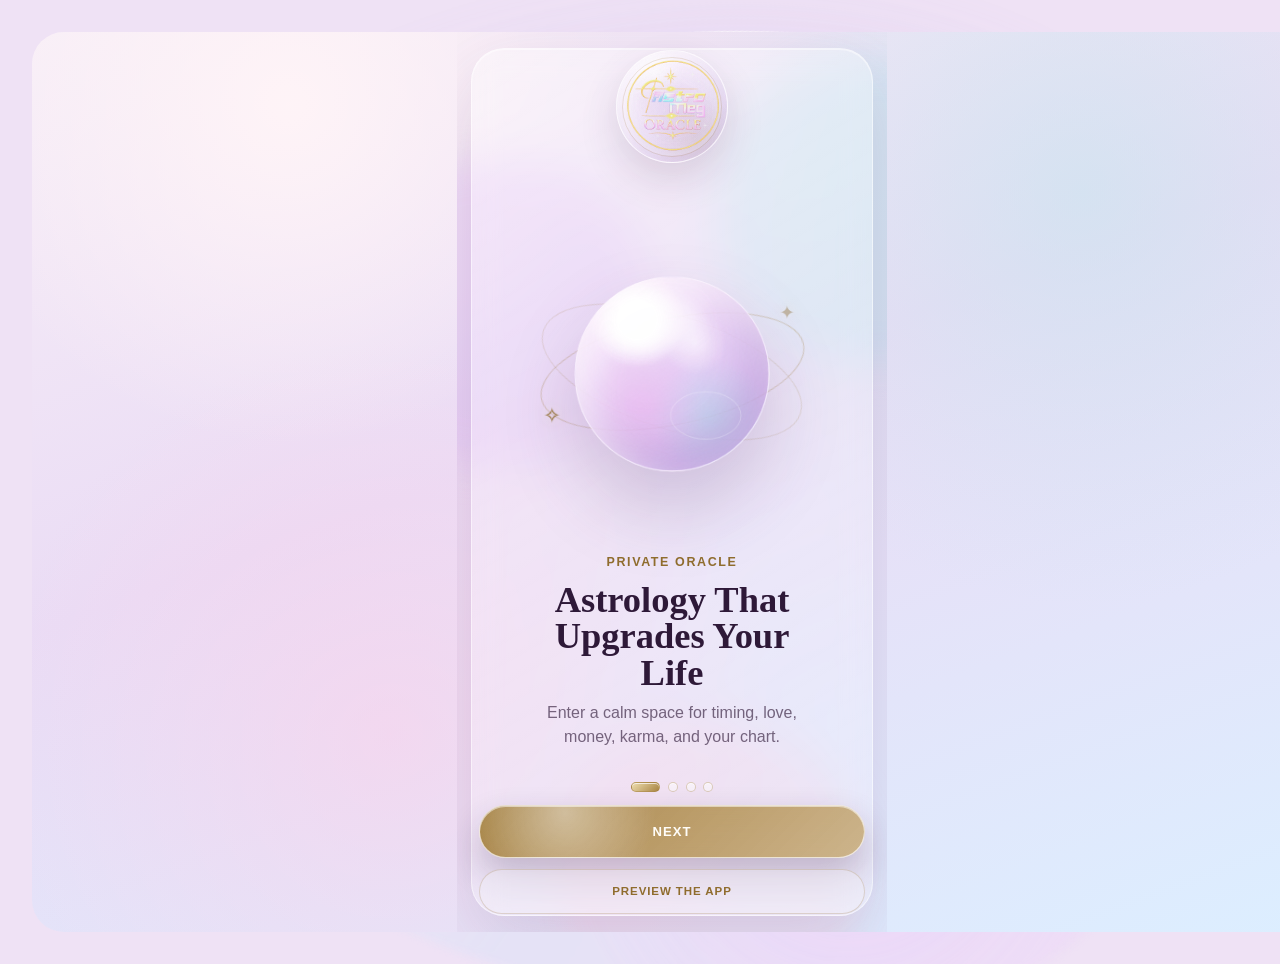
<file: reset-preview.html>
<!doctype html>
<html lang="en">
  <head>
    <meta charset="utf-8">
    <meta name="viewport" content="width=device-width, initial-scale=1">
    <title>Refreshing Astromeg Preview</title>
    <style>
      :root {
        color: #fffaff;
        background: #5b3b86;
        font-family: Inter, ui-sans-serif, system-ui, -apple-system, BlinkMacSystemFont, "Segoe UI", sans-serif;
      }

      body {
        min-height: 100vh;
        display: grid;
        place-items: center;
        margin: 0;
        padding: 2rem;
        background:
          radial-gradient(circle at 22% 16%, rgba(255, 255, 255, 0.36), transparent 32%),
          radial-gradient(circle at 78% 22%, rgba(190, 231, 241, 0.25), transparent 34%),
          linear-gradient(135deg, #4f347e, #8b5ca3 55%, #bf7ab0);
      }

      main {
        width: min(100%, 24rem);
        padding: 2rem;
        border: 1px solid rgba(255, 255, 255, 0.46);
        border-radius: 1.5rem;
        background: rgba(255, 255, 255, 0.14);
        box-shadow: 0 1.25rem 3rem rgba(48, 25, 57, 0.22);
        text-align: center;
        -webkit-backdrop-filter: blur(20px);
        backdrop-filter: blur(20px);
      }

      h1 {
        margin: 0 0 0.65rem;
        font-family: Georgia, "Times New Roman", serif;
        font-size: 1.55rem;
        line-height: 1.1;
      }

      p {
        margin: 0;
        color: rgba(255, 250, 255, 0.78);
        line-height: 1.5;
      }
    </style>
  </head>
  <body>
    <main>
      <h1>Refreshing preview</h1>
      <p>Clearing the old phone preview cache and opening the newest Astromeg app.</p>
    </main>
    <script>
      const nextUrl = "./?v=google-auth-v1#start";

      async function resetPreview() {
        if ("caches" in window) {
          const cacheNames = await caches.keys();
          await Promise.all(cacheNames.map((cacheName) => caches.delete(cacheName)));
        }

        if ("serviceWorker" in navigator) {
          const registrations = await navigator.serviceWorker.getRegistrations();
          await Promise.all(registrations.map((registration) => registration.unregister()));
        }

        window.location.replace(nextUrl);
      }

      resetPreview().catch(() => {
        window.location.replace(nextUrl);
      });
    </script>
  </body>
</html>
</file>
<file: styles.css>
:root {
  --font-display: "Iowan Old Style", Baskerville, "Baskerville Old Face", "Palatino Linotype", "Book Antiqua", Palatino, Georgia, serif;
  --font-body: "Avenir Next", Avenir, "Helvetica Neue", Helvetica, Arial, sans-serif;
  --cream: #fff8ef;
  --cream-soft: #fffdf8;
  --rose: #f6e6ee;
  --rose-deep: #e9c5d9;
  --lavender: #eee7fa;
  --violet: #d7c7ed;
  --plum: #2e1938;
  --plum-soft: #5e496a;
  --ink: #2f2735;
  --muted: #74687a;
  --champagne: #c4a66d;
  --champagne-light: #eddcae;
  --champagne-deep: #8f6c2d;
  --champagne-soft: #d9c291;
  --champagne-rich: #aa8644;
  --icon-gold: #9f7a34;
  --glass-blue: rgba(186, 225, 236, 0.22);
  --glass-violet: rgba(216, 190, 236, 0.24);
  --glass-peach: rgba(255, 217, 181, 0.26);
  --card: rgba(255, 255, 255, 0.72);
  --card-strong: rgba(255, 252, 247, 0.9);
  --line: rgba(147, 108, 48, 0.24);
  --shadow: 0 24px 70px rgba(69, 40, 72, 0.16);
  color-scheme: light;
  font-family: var(--font-body);
}

* {
  box-sizing: border-box;
}

[hidden] {
  display: none !important;
}

.app-header .back-button[hidden] {
  display: grid !important;
  visibility: hidden;
  pointer-events: none;
}

html {
  min-height: 100%;
  background: #f8edf3;
}

body {
  min-height: 100vh;
  margin: 0;
  display: grid;
  place-items: center;
  overflow-x: hidden;
  background:
    radial-gradient(circle at 50% 10%, rgba(255, 224, 182, 0.34), transparent 30%),
    radial-gradient(circle at 18% 36%, rgba(190, 225, 236, 0.28), transparent 36%),
    radial-gradient(circle at 82% 62%, rgba(214, 186, 236, 0.3), transparent 40%),
    linear-gradient(180deg, #fffaf4 0%, #fdf2f7 42%, #f1deec 100%);
  color: var(--ink);
  font-family: var(--font-body);
  font-synthesis: none;
  -webkit-font-smoothing: antialiased;
  text-rendering: optimizeLegibility;
}

body::before,
body::after {
  content: "";
  position: fixed;
  left: 50%;
  z-index: 0;
  width: min(58rem, 150vw);
  height: min(34rem, 88vw);
  border-radius: 50%;
  pointer-events: none;
  opacity: 0.54;
  transform: translateX(-50%) rotate(-10deg);
}

body::before {
  top: 4.8rem;
  background:
    radial-gradient(circle at 18% 42%, rgba(255, 226, 185, 0.38), transparent 30%),
    radial-gradient(circle at 58% 38%, rgba(196, 235, 240, 0.34), transparent 34%),
    radial-gradient(circle at 78% 62%, rgba(229, 198, 246, 0.38), transparent 38%),
    linear-gradient(114deg, rgba(255, 255, 255, 0.34), rgba(255, 255, 255, 0.03));
  border: 1px solid rgba(255, 255, 255, 0.38);
  box-shadow:
    inset 0 0 90px rgba(255, 255, 255, 0.28),
    0 0 80px rgba(196, 166, 229, 0.14);
}

body::after {
  bottom: -10rem;
  height: min(24rem, 68vw);
  background:
    radial-gradient(circle at 22% 45%, rgba(255, 211, 230, 0.42), transparent 34%),
    radial-gradient(circle at 58% 34%, rgba(178, 235, 238, 0.34), transparent 38%),
    radial-gradient(circle at 80% 70%, rgba(220, 188, 246, 0.36), transparent 42%);
  filter: blur(10px);
  transform: translateX(-50%) rotate(13deg);
}

button,
input,
select,
textarea {
  font: inherit;
}

button {
  cursor: pointer;
}

.ambient {
  position: fixed;
  z-index: 0;
  width: 23rem;
  height: 23rem;
  border-radius: 999px;
  pointer-events: none;
  filter: blur(6px);
  opacity: 0.56;
}

.ambient-one {
  top: -8rem;
  right: -8rem;
  background: radial-gradient(circle, rgba(196, 166, 109, 0.45), rgba(215, 199, 237, 0.16) 55%, transparent 70%);
}

.ambient-two {
  bottom: -9rem;
  left: -9rem;
  background: radial-gradient(circle, rgba(246, 198, 220, 0.65), rgba(255, 248, 239, 0.12) 58%, transparent 72%);
}

.ambient-three {
  top: 22%;
  left: 50%;
  width: min(34rem, 92vw);
  height: min(34rem, 92vw);
  background:
    radial-gradient(circle at 48% 48%, rgba(255, 255, 255, 0.46), transparent 10%),
    radial-gradient(circle at 54% 50%, rgba(194, 239, 242, 0.24), transparent 42%),
    radial-gradient(circle at 38% 62%, rgba(225, 192, 246, 0.24), transparent 52%);
  opacity: 0.44;
  transform: translateX(-50%);
}

.phone-shell {
  position: relative;
  z-index: 1;
  width: min(100vw, 430px);
  min-height: 100vh;
  display: flex;
  flex-direction: column;
  overflow: hidden;
  background:
    radial-gradient(circle at 50% 11%, rgba(255, 224, 182, 0.32), transparent 12.5rem),
    radial-gradient(circle at 18% 34%, rgba(186, 225, 236, 0.26), transparent 13rem),
    radial-gradient(circle at 84% 60%, rgba(216, 190, 236, 0.34), transparent 16rem),
    linear-gradient(180deg, rgba(255, 250, 244, 0.94) 0%, rgba(253, 242, 247, 0.9) 43%, rgba(241, 222, 236, 0.9) 100%);
  border-inline: 1px solid rgba(255, 255, 255, 0.72);
  box-shadow: 0 0 0 1px rgba(147, 108, 48, 0.12), var(--shadow);
}

.phone-shell::before,
.phone-shell::after {
  content: "";
  position: absolute;
  left: 50%;
  pointer-events: none;
}

.phone-shell::before {
  top: 5.2rem;
  width: min(43rem, 154vw);
  height: min(26rem, 96vw);
  border: 1px solid rgba(255, 255, 255, 0.58);
  border-radius: 50%;
  background:
    radial-gradient(circle at 18% 44%, rgba(255, 219, 180, 0.42), transparent 34%),
    radial-gradient(circle at 78% 50%, rgba(186, 225, 236, 0.36), transparent 42%),
    radial-gradient(circle at 48% 78%, rgba(216, 190, 236, 0.38), transparent 48%),
    linear-gradient(116deg, rgba(255, 255, 255, 0.28), rgba(255, 255, 255, 0.06));
  box-shadow:
    inset 0 0 0 1px rgba(184, 145, 61, 0.12),
    inset 0 0 68px rgba(255, 255, 255, 0.32),
    0 28px 88px rgba(89, 56, 98, 0.1);
  opacity: 0.92;
  transform: translateX(-50%) rotate(-12deg);
}

.phone-shell::after {
  top: 7.9rem;
  width: min(36rem, 126vw);
  height: min(12rem, 48vw);
  border: 1px solid rgba(151, 170, 209, 0.28);
  border-radius: 50%;
  background:
    linear-gradient(106deg, rgba(255, 255, 255, 0.28), rgba(189, 229, 237, 0.22), rgba(232, 202, 239, 0.24)),
    radial-gradient(circle at 24% 46%, rgba(255, 221, 177, 0.24), transparent 42%);
  box-shadow:
    inset 0 0 40px rgba(255, 255, 255, 0.28),
    0 0 34px rgba(198, 175, 223, 0.18);
  opacity: 0.86;
  transform: translateX(-50%) rotate(11deg);
}

.phone-shell .glass-halo {
  position: absolute;
  z-index: 0;
  inset: 4.4rem -6rem auto;
  height: 17rem;
  border-radius: 50%;
  background:
    radial-gradient(circle at 22% 42%, rgba(255, 222, 184, 0.3), transparent 30%),
    radial-gradient(circle at 58% 46%, rgba(189, 235, 239, 0.32), transparent 38%),
    radial-gradient(circle at 82% 54%, rgba(222, 194, 244, 0.32), transparent 43%);
  border: 1px solid rgba(255, 255, 255, 0.38);
  box-shadow:
    inset 0 0 54px rgba(255, 255, 255, 0.24),
    0 0 44px rgba(197, 156, 204, 0.14);
  opacity: 0.78;
  transform: rotate(-13deg);
  pointer-events: none;
}

.phone-shell > * {
  position: relative;
  z-index: 1;
}

.app-header {
  position: sticky;
  top: 0;
  z-index: 5;
  display: grid;
  grid-template-columns: 2.75rem 1fr 2.75rem;
  align-items: center;
  gap: 0.6rem;
  min-height: 5.25rem;
  padding: calc(0.75rem + env(safe-area-inset-top)) 1rem 0.75rem;
  background:
    linear-gradient(180deg, rgba(255, 249, 238, 0.66), rgba(253, 242, 247, 0.38));
  border-bottom: 1px solid rgba(255, 255, 255, 0.46);
  box-shadow: 0 12px 34px rgba(89, 56, 98, 0.08);
  backdrop-filter: blur(24px) saturate(1.16);
}

.brand-mark,
.icon-button {
  border: 0;
  background: transparent;
}

.brand-mark {
  justify-self: center;
  width: auto;
  padding: 0;
}

.brand-mark span {
  display: inline-block;
  color: var(--champagne-deep);
  font-family: var(--font-display);
  font-size: 1rem;
  font-weight: 500;
  letter-spacing: 0.04em;
}

.icon-button {
  display: grid;
  place-items: center;
  width: 2.55rem;
  height: 2.55rem;
  border: 1px solid rgba(184, 145, 61, 0.22);
  border-radius: 999px;
  color: var(--champagne-deep);
  background:
    radial-gradient(circle at 34% 20%, rgba(255, 255, 255, 0.84), transparent 38%),
    linear-gradient(145deg, rgba(255, 249, 238, 0.46), rgba(250, 237, 245, 0.26));
  box-shadow:
    inset 0 1px 0 rgba(255, 255, 255, 0.74),
    0 8px 24px rgba(74, 39, 82, 0.08);
  backdrop-filter: blur(14px);
}

.icon-button span {
  display: grid;
  place-items: center;
  font-size: 1.55rem;
  line-height: 1;
}

.gold-sun-icon {
  display: block;
  width: 1.22rem;
  height: 1.22rem;
  color: currentColor;
  fill: none;
  stroke: currentColor;
  stroke-width: 1.8;
  stroke-linecap: round;
  stroke-linejoin: round;
}

.menu-icon .gold-sun-icon {
  width: 1.12rem;
  height: 1.12rem;
}

.bottom-nav .gold-sun-icon {
  width: 1.08rem;
  height: 1.08rem;
}

.back-button span {
  transform: translateY(-1px);
}

.menu-scrim {
  position: fixed;
  inset: 0;
  z-index: 20;
  background: rgba(46, 25, 56, 0.2);
  backdrop-filter: blur(3px);
}

.oracle-menu {
  position: fixed;
  z-index: 21;
  top: calc(0.8rem + env(safe-area-inset-top));
  right: max(0.8rem, calc((100vw - 430px) / 2 + 0.8rem));
  width: min(calc(100vw - 1.6rem), 390px);
  max-height: calc(100vh - 1.6rem - env(safe-area-inset-top));
  overflow: auto;
  padding: 1rem;
  border: 1px solid rgba(147, 108, 48, 0.24);
  border-radius: 1.65rem;
  background:
    radial-gradient(circle at 18% 0%, rgba(237, 220, 174, 0.32), transparent 12rem),
    linear-gradient(160deg, rgba(255, 253, 248, 0.96), rgba(246, 230, 238, 0.92));
  box-shadow: 0 26px 80px rgba(46, 25, 56, 0.24);
  transform: translateY(-0.4rem) scale(0.97);
  transform-origin: top right;
  opacity: 0;
  pointer-events: none;
  transition: opacity 180ms ease, transform 180ms ease;
}

.oracle-menu.open {
  transform: translateY(0) scale(1);
  opacity: 1;
  pointer-events: auto;
}

.oracle-menu-header {
  display: grid;
  grid-template-columns: 1fr 2.55rem;
  align-items: center;
  gap: 0.8rem;
  margin-bottom: 0.85rem;
}

.oracle-menu-header .eyebrow {
  margin: 0;
  color: var(--champagne-deep);
}

.menu-list {
  display: grid;
  gap: 0.62rem;
}

.menu-row {
  display: grid;
  grid-template-columns: 2.45rem 1fr;
  gap: 0.75rem;
  align-items: center;
  min-height: 4.35rem;
  border: 1px solid rgba(147, 108, 48, 0.17);
  border-radius: 1.15rem;
  padding: 0.72rem;
  color: var(--plum);
  text-align: left;
  background:
    linear-gradient(135deg, rgba(255, 255, 255, 0.64), rgba(255, 248, 239, 0.42)),
    rgba(255, 255, 255, 0.3);
  box-shadow: 0 12px 30px rgba(69, 40, 72, 0.08);
}

.theme-toggle-row {
  grid-template-columns: 2.45rem 1fr auto;
}

.theme-toggle-switch {
  position: relative;
  width: 3.28rem;
  height: 1.82rem;
  border: 1px solid rgba(147, 108, 48, 0.26);
  border-radius: 999px;
  background:
    radial-gradient(circle at 24% 22%, rgba(255, 255, 255, 0.86), transparent 38%),
    linear-gradient(135deg, rgba(255, 255, 255, 0.72), rgba(246, 221, 240, 0.5));
  box-shadow:
    inset 0 1px 0 rgba(255, 255, 255, 0.76),
    0 10px 22px rgba(69, 40, 72, 0.08);
}

.theme-toggle-switch span {
  position: absolute;
  top: 0.2rem;
  left: 0.22rem;
  width: 1.36rem;
  height: 1.36rem;
  border: 1px solid rgba(147, 108, 48, 0.26);
  border-radius: 50%;
  background:
    radial-gradient(circle at 32% 22%, rgba(255, 255, 255, 0.96), transparent 38%),
    linear-gradient(135deg, #fff9ef, #e4c46f);
  box-shadow: 0 8px 16px rgba(69, 40, 72, 0.12);
  transition: transform 0.2s ease, background 0.2s ease;
}

.theme-toggle-row[aria-pressed="true"] .theme-toggle-switch {
  background:
    radial-gradient(circle at 74% 28%, rgba(213, 181, 255, 0.42), transparent 38%),
    linear-gradient(135deg, rgba(55, 35, 76, 0.84), rgba(20, 12, 30, 0.8));
  border-color: rgba(217, 194, 145, 0.36);
}

.theme-toggle-row[aria-pressed="true"] .theme-toggle-switch span {
  transform: translateX(1.42rem);
  background:
    radial-gradient(circle at 32% 22%, rgba(255, 255, 255, 0.92), transparent 38%),
    linear-gradient(135deg, #f3e6c2, #b89248);
}

.menu-row:active {
  transform: translateY(1px);
}

.menu-icon {
  display: grid;
  place-items: center;
  width: 2.45rem;
  height: 2.45rem;
  border: 1px solid rgba(147, 108, 48, 0.22);
  border-radius: 0.9rem;
  color: var(--champagne-deep);
  background: rgba(255, 253, 248, 0.68);
  font-size: 1.08rem;
}

.menu-row strong,
.menu-row small {
  display: block;
}

.menu-row strong {
  color: var(--plum);
  font-size: 0.96rem;
  line-height: 1.15;
}

.menu-row small {
  margin-top: 0.18rem;
  color: var(--muted);
  font-size: 0.78rem;
  line-height: 1.25;
}

.screen {
  position: relative;
  display: none;
  flex: 1 1 auto;
  overflow: hidden;
  padding: 1.2rem 1rem calc(6.8rem + env(safe-area-inset-bottom));
  animation: screenIn 220ms ease both;
}

.screen.active {
  display: block;
}

#ask.active {
  animation: none;
}

.screen > * {
  position: relative;
  z-index: 1;
}

.screen::before,
.screen::after {
  content: "";
  position: absolute;
  pointer-events: none;
  z-index: 0;
}

.screen::before {
  width: min(28rem, 118vw);
  height: min(17rem, 68vw);
  left: 50%;
  top: 1.2rem;
  border-radius: 50%;
  background:
    radial-gradient(circle at 24% 38%, rgba(255, 224, 188, 0.2), transparent 34%),
    radial-gradient(circle at 76% 58%, rgba(185, 226, 236, 0.18), transparent 42%),
    radial-gradient(circle at 48% 78%, rgba(218, 192, 237, 0.2), transparent 48%);
  filter: blur(0.2px);
  opacity: 0.68;
  transform: translateX(-50%) rotate(-10deg);
}

.screen::after {
  width: min(24rem, 100vw);
  height: 7rem;
  left: 50%;
  top: 5.1rem;
  border-radius: 50%;
  border: 1px solid rgba(151, 170, 209, 0.14);
  background: linear-gradient(112deg, rgba(255, 255, 255, 0.14), rgba(184, 227, 236, 0.11), rgba(226, 198, 238, 0.12));
  opacity: 0.56;
  transform: translateX(-50%) rotate(12deg);
}

@keyframes screenIn {
  from {
    opacity: 0;
    transform: translateY(8px);
  }
  to {
    opacity: 1;
    transform: translateY(0);
  }
}

.hero-orb {
  position: relative;
  display: grid;
  place-items: center;
  width: min(17rem, 78vw);
  aspect-ratio: 1;
  margin: 1.2rem auto 0.7rem;
  border-radius: 50%;
  isolation: isolate;
}

.orb-ring,
.orb-glow {
  position: absolute;
  inset: 0;
  border-radius: 50%;
}

.orb-ring {
  display: block;
  inset: -0.46rem;
  border: 1px solid rgba(184, 145, 61, 0.2);
  background:
    radial-gradient(circle at 34% 22%, rgba(255, 228, 183, 0.42), transparent 32%),
    radial-gradient(circle at 74% 48%, rgba(180, 230, 236, 0.34), transparent 39%),
    radial-gradient(circle at 47% 86%, rgba(216, 187, 236, 0.34), transparent 42%),
    linear-gradient(135deg, rgba(255, 255, 255, 0.58), rgba(246, 230, 238, 0.19));
  box-shadow:
    inset 0 0 0 1px rgba(255, 255, 255, 0.54),
    inset 0 0 56px rgba(255, 255, 255, 0.3),
    0 20px 50px rgba(89, 56, 98, 0.13);
  backdrop-filter: blur(14px);
  z-index: 0;
}

.orb-ring::before {
  content: "";
  position: absolute;
  inset: 18% -18%;
  border-radius: 50%;
  border: 1px solid rgba(142, 162, 199, 0.2);
  background:
    linear-gradient(112deg, rgba(255, 216, 166, 0.19), rgba(181, 226, 235, 0.15), rgba(220, 196, 239, 0.18));
  box-shadow:
    inset 0 0 22px rgba(255, 255, 255, 0.2),
    0 0 20px rgba(198, 175, 223, 0.12);
  transform: rotate(-13deg);
}

.orb-ring::after {
  content: "";
  position: absolute;
  inset: 10% 14% 64%;
  border-radius: 999px;
  background: linear-gradient(90deg, transparent, rgba(255, 255, 255, 0.46), transparent);
  filter: blur(8px);
  opacity: 0.72;
}

.orb-glow {
  display: block;
  inset: -1.35rem;
  background:
    conic-gradient(from 26deg, rgba(255, 214, 159, 0.34), rgba(180, 228, 236, 0.28), rgba(214, 186, 236, 0.3), rgba(255, 214, 159, 0.34));
  filter: blur(20px);
  opacity: 0.5;
  transform: rotate(-12deg) scaleX(1.2);
  z-index: -1;
}

.hero-orb img {
  position: relative;
  z-index: 1;
  width: 94%;
  aspect-ratio: 1;
  border-radius: 50%;
  clip-path: circle(50% at 50% 50%);
  object-fit: contain;
  transform: none;
  filter: drop-shadow(0 18px 34px rgba(89, 56, 98, 0.14));
}

.intro-copy,
.screen-heading,
.home-hero {
  text-align: center;
}

.eyebrow {
  margin: 0 0 0.55rem;
  color: var(--champagne-deep);
  font-size: 0.75rem;
  font-weight: 700;
  letter-spacing: 0.13em;
  text-transform: uppercase;
}

h1,
h2,
h3,
p {
  margin-top: 0;
}

h1,
h2 {
  color: var(--plum);
  font-family: var(--font-display);
  font-weight: 500;
  letter-spacing: 0;
}

h1 {
  margin-bottom: 1rem;
  font-size: clamp(2.35rem, 12vw, 4.1rem);
  line-height: 0.92;
}

h2 {
  margin-bottom: 0.65rem;
  font-size: clamp(2rem, 9vw, 3rem);
  line-height: 1.03;
}

h3 {
  color: var(--plum);
  font-family: var(--font-display);
  font-size: 1.2rem;
  font-weight: 500;
  line-height: 1.18;
}

p {
  color: var(--muted);
  font-size: 1rem;
  line-height: 1.52;
}

.intro-copy p:last-child,
.screen-heading > p:last-child,
.home-hero p {
  max-width: 31rem;
  margin-inline: auto;
}

.intro-copy p + p {
  margin-top: 0.65rem;
}

.quick-preview {
  display: flex;
  flex-wrap: wrap;
  justify-content: center;
  gap: 0.7rem;
  margin: 1.8rem 0 1.55rem;
}

.prompt-chip,
.primary-action,
.secondary-action,
.intent-card,
.ask-bar button {
  -webkit-tap-highlight-color: transparent;
}

.prompt-chip {
  min-height: 2.35rem;
  padding: 0.55rem 0.85rem;
  border: 1px solid rgba(147, 108, 48, 0.22);
  border-radius: 999px;
  color: var(--plum);
  background:
    linear-gradient(135deg, rgba(255, 253, 248, 0.74), rgba(250, 237, 245, 0.52)),
    rgba(255, 255, 255, 0.38);
  box-shadow:
    inset 0 1px 0 rgba(255, 255, 255, 0.58),
    0 8px 24px rgba(69, 40, 72, 0.08);
  backdrop-filter: blur(12px);
}

.primary-action,
.secondary-action {
  width: 100%;
  min-height: 3.3rem;
  border-radius: 999px;
  font-weight: 700;
}

.primary-action {
  border: 1px solid rgba(147, 108, 48, 0.32);
  color: #2b1d1d;
  background: linear-gradient(135deg, #f2e6c5 0%, var(--champagne-soft) 42%, var(--champagne-rich) 100%);
  box-shadow:
    inset 0 1px 0 rgba(255, 255, 255, 0.65),
    0 14px 34px rgba(127, 91, 41, 0.2);
}

.secondary-action {
  margin-top: 0.85rem;
  border: 1px solid rgba(147, 108, 48, 0.24);
  color: var(--plum);
  background: rgba(255, 255, 255, 0.42);
}

.trust-line {
  max-width: 20rem;
  margin: 1rem auto 0;
  color: var(--champagne-deep);
  font-family: var(--font-display);
  font-size: 0.92rem;
  font-style: italic;
  font-weight: 400;
  line-height: 1.35;
  text-align: center;
}

.soft-card,
.reading-card {
  border: 1px solid rgba(184, 145, 61, 0.36);
  border-radius: 1.55rem;
  background:
    radial-gradient(circle at 16% 0%, rgba(255, 224, 188, 0.22), transparent 8rem),
    radial-gradient(circle at 100% 100%, rgba(186, 225, 236, 0.16), transparent 9rem),
    linear-gradient(145deg, rgba(255, 252, 246, 0.76), rgba(250, 237, 245, 0.58)),
    rgba(255, 249, 238, 0.36);
  box-shadow:
    inset 0 0 0 1px rgba(255, 255, 255, 0.34),
    0 14px 34px rgba(74, 39, 82, 0.08),
    0 0 30px rgba(197, 156, 204, 0.12);
  backdrop-filter: blur(18px);
}

.form-card {
  display: grid;
  gap: 0.95rem;
  padding: 1rem;
}

.google-signin-area {
  display: grid;
  justify-items: center;
  gap: 0.62rem;
}

.google-signin-button-host {
  display: grid;
  width: 100%;
  min-height: 3.25rem;
  place-items: center;
}

.google-signin-button-host:empty {
  display: none;
}

.google-signin-action {
  display: inline-flex;
  width: 100%;
  min-height: 3.25rem;
  align-items: center;
  justify-content: center;
  gap: 0.72rem;
  border: 1px solid rgba(184, 145, 61, 0.32);
  border-radius: 999px;
  color: var(--plum);
  background:
    linear-gradient(135deg, rgba(255, 255, 255, 0.76), rgba(249, 238, 247, 0.58)),
    rgba(255, 255, 255, 0.42);
  box-shadow:
    inset 0 1px 0 rgba(255, 255, 255, 0.78),
    0 12px 28px rgba(74, 39, 82, 0.08);
  font-size: 0.86rem;
  font-weight: 800;
  letter-spacing: 0.05em;
  text-transform: uppercase;
}

.google-signin-action span {
  display: inline-grid;
  width: 1.65rem;
  height: 1.65rem;
  place-items: center;
  border: 1px solid rgba(184, 145, 61, 0.34);
  border-radius: 50%;
  color: var(--champagne-deep);
  background: rgba(255, 250, 243, 0.6);
  font-family: var(--font-body);
  font-size: 0.9rem;
}

.signin-status {
  margin: 0;
  color: rgba(113, 91, 119, 0.82);
  font-size: 0.78rem;
  font-weight: 700;
  line-height: 1.35;
  text-align: center;
}

.signin-status.error {
  color: #86504c;
}

.signin-status.ready {
  color: var(--champagne-deep);
}

.signin-divider {
  display: flex;
  align-items: center;
  gap: 0.7rem;
  color: rgba(113, 91, 119, 0.78);
  font-size: 0.72rem;
  font-weight: 700;
  letter-spacing: 0.08em;
  text-align: center;
  text-transform: uppercase;
}

.signin-divider::before,
.signin-divider::after {
  content: "";
  flex: 1;
  height: 1px;
  background: rgba(184, 145, 61, 0.24);
}

.access-code-open-button {
  display: block;
  width: fit-content;
  min-height: 2.5rem;
  margin: 0.7rem auto 0;
  padding: 0.45rem 0.7rem;
  border: 0;
  color: var(--champagne-deep);
  background: transparent;
  font-size: 0.82rem;
  font-weight: 800;
  letter-spacing: 0.04em;
  text-decoration: underline;
  text-decoration-color: rgba(147, 108, 48, 0.35);
  text-underline-offset: 0.28rem;
}

.access-code-open-button:hover,
.access-code-open-button:focus-visible {
  color: var(--plum);
  text-decoration-color: rgba(147, 108, 48, 0.72);
}

label {
  display: grid;
  gap: 0.42rem;
  color: var(--plum);
  font-size: 0.86rem;
  font-weight: 700;
}

input,
select,
textarea {
  width: 100%;
  min-height: 3.2rem;
  border: 1px solid rgba(147, 108, 48, 0.2);
  border-radius: 1rem;
  padding: 0 0.95rem;
  color: var(--ink);
  background: rgba(255, 255, 255, 0.66);
  outline: none;
}

select {
  appearance: none;
  padding-right: 2.4rem;
  background:
    linear-gradient(135deg, rgba(255, 253, 248, 0.76), rgba(250, 237, 245, 0.54)),
    rgba(255, 255, 255, 0.5);
}

input:focus,
select:focus,
textarea:focus {
  border-color: rgba(147, 108, 48, 0.58);
  box-shadow: 0 0 0 4px rgba(196, 166, 109, 0.12);
}

textarea {
  min-height: 8.5rem;
  padding-block: 0.9rem;
  line-height: 1.45;
  resize: vertical;
}

.screen-heading {
  margin: 1.1rem auto 1.1rem;
}

.screen-heading.compact {
  margin-bottom: 0.6rem;
}

.home-hero {
  margin: 0.55rem auto 0.85rem;
  padding: 1rem 0.8rem 1.08rem;
  border: 1px solid rgba(184, 145, 61, 0.16);
  border-radius: 2rem;
  background:
    radial-gradient(circle at 50% 16%, rgba(237, 220, 174, 0.2), transparent 52%),
    linear-gradient(145deg, rgba(255, 252, 246, 0.48), rgba(250, 237, 245, 0.26));
  box-shadow:
    inset 0 0 0 1px rgba(255, 255, 255, 0.3),
    0 16px 42px rgba(74, 39, 82, 0.08);
  backdrop-filter: blur(12px);
}

.oracle-status-pill {
  appearance: none;
  width: fit-content;
  max-width: 100%;
  display: flex;
  align-items: center;
  gap: 0.42rem;
  margin: 0 auto 1.15rem;
  padding: 0.58rem 0.88rem;
  border: 1px solid rgba(147, 108, 48, 0.22);
  border-radius: 999px;
  color: var(--plum);
  background:
    linear-gradient(135deg, rgba(255, 252, 246, 0.86), rgba(250, 237, 245, 0.72)),
    rgba(255, 249, 238, 0.56);
  box-shadow:
    0 12px 30px rgba(74, 39, 82, 0.1),
    0 0 24px rgba(197, 156, 204, 0.1);
  backdrop-filter: blur(16px);
  font-size: 0.78rem;
  font-weight: 650;
  letter-spacing: 0.02em;
  cursor: pointer;
}

.oracle-status-pill span:first-child {
  color: var(--champagne-deep);
  font-size: 0.82rem;
}

.home-hero .oracle-status-pill {
  margin: -0.18rem auto 0.62rem;
  padding: 0.36rem 0.64rem 0.36rem 0.44rem;
  color: #6d5278;
  font-size: 0.58rem;
  font-weight: 760;
  letter-spacing: 0.08em;
  text-transform: uppercase;
}

.oracle-status-pill .access-status-icon {
  display: grid;
  place-items: center;
  width: 1.12rem;
  height: 1.12rem;
  border: 1px solid rgba(181, 138, 56, 0.34);
  border-radius: 50%;
  color: #b58a38;
  background:
    radial-gradient(circle at 32% 24%, rgba(255, 248, 228, 0.86), rgba(255, 255, 255, 0.38) 54%, rgba(230, 209, 166, 0.32));
  box-shadow:
    inset 0 1px 0 rgba(255, 255, 255, 0.74),
    0 0.34rem 0.85rem rgba(74, 39, 82, 0.1);
  font-size: 0.68rem;
  font-weight: 760;
  line-height: 1;
}

.oracle-status-pill.inactive {
  color: rgba(109, 82, 120, 0.74);
}

.home-hero-prompt {
  color: #9a6f2d;
  font-family: var(--font-display);
  font-size: clamp(1rem, 4.4vw, 1.16rem);
  font-style: italic;
  line-height: 1.36;
}

.oracle-ask-banner {
  appearance: none;
  display: flex;
  align-items: center;
  justify-content: center;
  gap: 0.62rem;
  width: 100%;
  min-height: 3.35rem;
  margin: 1rem 0 1.15rem;
  padding: 0.78rem 1rem;
  border: 1px solid rgba(181, 138, 56, 0.3);
  border-radius: 1rem;
  color: #9a6f2d;
  background:
    radial-gradient(circle at 18% 8%, rgba(255, 255, 255, 0.78), transparent 36%),
    linear-gradient(135deg, rgba(255, 252, 246, 0.82), rgba(250, 237, 245, 0.58));
  box-shadow:
    inset 0 1px 0 rgba(255, 255, 255, 0.72),
    inset 0 0 0 1px rgba(184, 145, 61, 0.12),
    0 14px 30px rgba(74, 39, 82, 0.1);
  -webkit-backdrop-filter: blur(16px) saturate(1.14);
  backdrop-filter: blur(16px) saturate(1.14);
  cursor: pointer;
}

.oracle-ask-banner span {
  color: var(--icon-gold);
  font-size: 1.12rem;
  line-height: 1;
}

.oracle-ask-banner strong {
  color: #9a6f2d;
  font-size: 0.82rem;
  font-weight: 820;
  letter-spacing: 0.12em;
  line-height: 1;
  text-transform: uppercase;
}

.intent-grid {
  display: grid;
  grid-template-columns: repeat(2, minmax(0, 1fr));
  gap: 0.82rem;
}

.intent-card {
  position: relative;
  min-height: 9.2rem;
  display: grid;
  align-content: start;
  gap: 1.05rem;
  overflow: hidden;
  border: 1px solid rgba(184, 145, 61, 0.46);
  border-radius: 1.35rem;
  padding: 1.05rem;
  color: var(--plum);
  text-align: left;
  background:
    radial-gradient(circle at 88% 8%, rgba(237, 220, 174, 0.22), transparent 4.6rem),
    radial-gradient(circle at 12% 100%, rgba(215, 199, 237, 0.44), transparent 5.4rem),
    linear-gradient(145deg, rgba(255, 252, 246, 0.72) 0%, rgba(250, 237, 245, 0.58) 46%, rgba(236, 225, 248, 0.5) 100%),
    rgba(255, 249, 238, 0.32);
  box-shadow:
    inset 0 0 0 1px rgba(255, 255, 255, 0.36),
    0 14px 34px rgba(74, 39, 82, 0.08),
    0 0 28px rgba(197, 156, 204, 0.16),
    inset 0 1px 0 rgba(255, 255, 255, 0.58);
  backdrop-filter: blur(16px);
}

.intent-card::after {
  content: "";
  position: absolute;
  inset: auto 0 0;
  height: 40%;
  background: linear-gradient(180deg, transparent, rgba(237, 220, 174, 0.08));
  pointer-events: none;
}

.intent-icon {
  display: grid;
  place-items: center;
  width: 2.16rem;
  height: 2.16rem;
  border: 1px solid rgba(147, 108, 48, 0.28);
  border-radius: 0.78rem;
  color: var(--champagne-deep);
  background: rgba(255, 249, 238, 0.7);
  font-size: 1.06rem;
}

.icon-button,
.icon-button span,
.menu-icon,
.intent-icon,
.ask-bar button,
.bottom-nav span,
.oracle-status-pill span:first-child {
  color: var(--icon-gold);
}

.intent-copy {
  position: relative;
  z-index: 1;
  display: grid;
  gap: 0.35rem;
}

.intent-copy strong {
  font-family: var(--font-display);
  font-size: 1.12rem;
  font-weight: 500;
  line-height: 1.12;
  color: var(--plum);
}

.intent-copy small {
  color: var(--muted);
  font-size: 0.78rem;
  line-height: 1.3;
}

.daily-challenge-panel {
  position: relative;
  min-height: 9rem;
  display: grid;
  align-items: end;
  margin: 1.25rem 0 0.95rem;
  padding: 1.9rem 0 0 1.2rem;
}

.daily-challenge-drop {
  position: absolute;
  z-index: 2;
  top: 0;
  left: 0.12rem;
  display: grid;
  place-items: center;
  width: 5rem;
  aspect-ratio: 0.78;
  border-radius: 66% 46% 66% 48% / 58% 44% 74% 50%;
  color: rgba(255, 249, 255, 0.92);
  background:
    radial-gradient(circle at 34% 15%, rgba(255, 255, 255, 0.96) 0 0.62rem, transparent 0.98rem),
    radial-gradient(circle at 64% 68%, rgba(255, 117, 205, 0.42), transparent 36%),
    radial-gradient(circle at 28% 74%, rgba(87, 222, 238, 0.24), transparent 42%),
    linear-gradient(150deg, rgba(54, 44, 126, 0.9), rgba(143, 75, 158, 0.86) 48%, rgba(246, 138, 197, 0.78));
  box-shadow:
    inset 0.28rem 0.18rem 0.38rem rgba(255, 255, 255, 0.36),
    inset -0.24rem -0.28rem 0.5rem rgba(38, 23, 74, 0.34),
    0 1rem 1.8rem rgba(67, 36, 96, 0.22),
    0 0 1.5rem rgba(211, 152, 246, 0.28);
  transform: rotate(-9deg);
}

.daily-challenge-drop::after {
  content: "";
  position: absolute;
  inset: 12% 22% 70% 19%;
  border-radius: 50%;
  background: rgba(255, 255, 255, 0.7);
  filter: blur(3px);
}

.daily-challenge-drop span,
.daily-challenge-drop strong {
  position: relative;
  z-index: 1;
  display: block;
  color: rgba(255, 249, 255, 0.94);
  text-transform: uppercase;
  text-shadow: 0 0.12rem 0.36rem rgba(47, 21, 72, 0.3);
}

.daily-challenge-drop span {
  margin-top: 0.65rem;
  font-size: 0.56rem;
  font-weight: 800;
  letter-spacing: 0.12em;
}

.daily-challenge-drop strong {
  margin-top: -0.05rem;
  font-size: 0.72rem;
  font-weight: 850;
  letter-spacing: 0.1em;
}

.daily-challenge-box {
  position: relative;
  display: grid;
  grid-template-columns: 1fr auto;
  gap: 0.72rem;
  align-items: end;
  min-height: 7rem;
  padding: 1.1rem 1rem 1rem 4.45rem;
  border: 1px solid rgba(255, 255, 255, 0.62);
  border-radius: 2rem;
  background:
    radial-gradient(circle at 16% 18%, rgba(255, 255, 255, 0.88), transparent 28%),
    radial-gradient(circle at 88% 22%, rgba(186, 231, 238, 0.25), transparent 34%),
    linear-gradient(145deg, rgba(255, 255, 255, 0.62), rgba(247, 239, 249, 0.48)),
    rgba(255, 255, 255, 0.18);
  box-shadow:
    inset 0 1px 0 rgba(255, 255, 255, 0.78),
    inset 0 0 0 1px rgba(184, 145, 61, 0.08),
    0 16px 38px rgba(74, 39, 82, 0.1);
  backdrop-filter: blur(22px) saturate(1.18);
}

.daily-challenge-copy {
  min-width: 0;
}

.daily-challenge-copy .eyebrow {
  margin-bottom: 0.34rem;
  color: var(--champagne-deep);
  font-size: 0.68rem;
  letter-spacing: 0.12em;
}

.daily-challenge-copy h3 {
  margin-bottom: 0.36rem;
  font-size: 1.26rem;
  line-height: 1.12;
}

.daily-challenge-copy p:not(.eyebrow) {
  margin-bottom: 0;
  color: rgba(94, 73, 106, 0.82);
  font-size: 0.86rem;
  line-height: 1.38;
}

.daily-challenge-action {
  display: grid;
  place-items: center;
  min-width: 3rem;
  min-height: 2.35rem;
  border: 1px solid rgba(170, 134, 68, 0.24);
  border-radius: 999px;
  color: var(--champagne-deep);
  background:
    radial-gradient(circle at 28% 14%, rgba(255, 255, 255, 0.78), transparent 34%),
    rgba(255, 252, 247, 0.5);
  box-shadow:
    inset 0 1px 0 rgba(255, 255, 255, 0.74),
    0 8px 20px rgba(74, 39, 82, 0.08);
  font-size: 0.72rem;
  font-weight: 850;
  letter-spacing: 0.08em;
  text-transform: uppercase;
}

@media (max-width: 374px) {
  .daily-challenge-box {
    grid-template-columns: 1fr;
    padding-left: 4.1rem;
  }

  .daily-challenge-action {
    justify-self: start;
  }
}

.insight-card {
  margin-top: 1rem;
  padding: 1.08rem;
  background:
    radial-gradient(circle at 100% 0%, rgba(237, 220, 174, 0.2), transparent 7rem),
    radial-gradient(circle at 0% 100%, rgba(186, 225, 236, 0.14), transparent 8rem),
    linear-gradient(145deg, rgba(255, 252, 246, 0.74), rgba(250, 237, 245, 0.58)),
    rgba(255, 249, 238, 0.36);
}

.insight-card h3 {
  margin-bottom: 0.55rem;
}

.insight-card p:last-child {
  margin-bottom: 0;
}

.daily-guide-card {
  text-align: left;
}

.daily-guide-card .eyebrow {
  margin-bottom: 0.42rem;
  color: var(--icon-gold);
  font-size: 0.68rem;
  letter-spacing: 0.1em;
}

.daily-guide-card h3 {
  margin-bottom: 0.5rem;
  color: var(--plum);
  font-size: 1.16rem;
  font-weight: 500;
  line-height: 1.22;
}

.guide-keywords {
  width: fit-content;
  margin: 0 0 0.65rem;
  padding: 0.36rem 0.64rem;
  border: 1px solid rgba(170, 134, 68, 0.3);
  border-radius: 999px;
  color: #9c815b;
  background:
    linear-gradient(135deg, rgba(255, 252, 246, 0.86), rgba(250, 237, 245, 0.62)),
    rgba(255, 249, 238, 0.54);
  font-family: var(--font-display);
  font-size: 0.78rem;
  font-style: italic;
  font-weight: 400;
  line-height: 1.2;
}

.daily-guide-card [data-guide-tip] {
  color: var(--muted);
  font-size: 0.94rem;
  line-height: 1.45;
}

.transits-card h3 {
  color: var(--plum);
  font-weight: 500;
}

.transits-card > p:not(.eyebrow) {
  color: var(--muted);
  font-size: 0.94rem;
  line-height: 1.45;
}

.transit-actions {
  display: grid;
  grid-template-columns: repeat(3, minmax(0, 1fr));
  gap: 0.56rem;
  margin-top: 0.92rem;
}

.transit-actions button {
  min-height: 5.2rem;
  display: grid;
  place-items: center;
  align-content: center;
  gap: 0.38rem;
  border: 1px solid rgba(184, 145, 61, 0.42);
  border-radius: 1rem;
  color: var(--plum);
  background:
    radial-gradient(circle at 50% 0%, rgba(237, 220, 174, 0.24), transparent 4rem),
    linear-gradient(145deg, rgba(255, 252, 246, 0.82), rgba(250, 237, 245, 0.7));
  box-shadow:
    inset 0 0 0 1px rgba(237, 220, 174, 0.22),
    0 12px 24px rgba(74, 39, 82, 0.07);
}

.transit-actions span {
  color: var(--icon-gold);
  font-size: 1.16rem;
  line-height: 1;
}

.transit-actions strong {
  max-width: 5.4rem;
  color: #9c815b;
  font-size: 0.73rem;
  font-weight: 500;
  line-height: 1.16;
  text-align: center;
}

.transit-actions .daily-planet-card {
  min-width: 0;
}

.transit-actions .daily-planet-card strong {
  color: var(--champagne-deep);
}

.daily-dialog {
  width: min(31rem, calc(100% - 2rem));
  max-height: min(78dvh, 44rem);
  margin: auto;
  padding: 0;
  overflow: visible;
  color: var(--plum);
  border: 1px solid rgba(184, 145, 61, 0.55);
  border-radius: 1.4rem;
  background:
    radial-gradient(circle at 18% 4%, rgba(255, 255, 255, 0.82), transparent 10rem),
    radial-gradient(circle at 88% 18%, rgba(210, 170, 210, 0.28), transparent 12rem),
    linear-gradient(145deg, rgba(255, 251, 244, 0.98), rgba(247, 228, 242, 0.97));
  box-shadow:
    0 30px 80px rgba(48, 25, 57, 0.3),
    0 0 44px rgba(222, 190, 128, 0.22),
    inset 0 0 0 1px rgba(255, 255, 255, 0.75);
}

.daily-dialog::backdrop {
  background: rgba(39, 17, 48, 0.5);
  -webkit-backdrop-filter: blur(8px);
  backdrop-filter: blur(8px);
}

.daily-dialog-inner {
  position: relative;
  max-height: min(78dvh, 44rem);
  padding: 1.55rem 1.35rem 1.35rem;
  overflow-y: auto;
}

.daily-dialog-close {
  position: absolute;
  top: 0.85rem;
  right: 0.85rem;
  width: 2.3rem;
  height: 2.3rem;
  display: grid;
  place-items: center;
  padding: 0;
  color: var(--champagne-deep);
  font: inherit;
  font-size: 1.45rem;
  line-height: 1;
  border: 1px solid rgba(184, 145, 61, 0.38);
  border-radius: 50%;
  background: rgba(255, 252, 246, 0.68);
}

.daily-dialog .eyebrow {
  margin: 0 3rem 1rem 0;
}

.daily-dialog-heading {
  display: flex;
  align-items: center;
  gap: 0.9rem;
}

.daily-dialog-glyph {
  width: 3.6rem;
  height: 3.6rem;
  flex: 0 0 3.6rem;
  display: grid;
  place-items: center;
  color: #9c7740;
  font-family: var(--font-display);
  font-size: 1.8rem;
  border: 1px solid rgba(184, 145, 61, 0.56);
  border-radius: 50%;
  background:
    radial-gradient(circle at 34% 26%, rgba(255, 255, 255, 0.92), transparent 36%),
    linear-gradient(145deg, #f5e3b4, #c89d55);
  box-shadow: 0 10px 24px rgba(91, 50, 96, 0.12);
}

.daily-dialog-heading small {
  display: block;
  margin-bottom: 0.2rem;
  color: #9c815b;
  font-size: 0.72rem;
  font-weight: 500;
  letter-spacing: 0.04em;
}

.daily-dialog-heading h2 {
  margin: 0;
  color: var(--plum);
  font-family: var(--font-display);
  font-size: clamp(1.65rem, 7vw, 2.1rem);
  font-weight: 500;
  letter-spacing: 0;
  line-height: 1.05;
}

.daily-dialog-keywords {
  margin: 1.15rem 0 0.75rem;
  color: #9c7740;
  font-family: var(--font-display);
  font-size: 0.98rem;
  font-style: italic;
  line-height: 1.4;
}

.daily-dialog-body,
.daily-dialog-tip {
  margin: 0;
  color: var(--muted);
  font-size: 0.94rem;
  font-weight: 400;
  line-height: 1.55;
}

.daily-dialog-tip {
  margin-top: 0.85rem;
  padding: 0.9rem 1rem;
  color: var(--plum);
  border-left: 2px solid rgba(184, 145, 61, 0.62);
  background: rgba(255, 252, 246, 0.48);
}

.daily-dialog-ask {
  width: 100%;
  margin-top: 1.15rem;
}

.lesson-dialog {
  width: min(31rem, calc(100% - 2rem));
  max-height: min(78dvh, 44rem);
  margin: auto;
  padding: 0;
  overflow: visible;
  color: var(--plum);
  border: 1px solid rgba(184, 145, 61, 0.55);
  border-radius: 1.4rem;
  background:
    radial-gradient(circle at 18% 4%, rgba(255, 255, 255, 0.82), transparent 10rem),
    radial-gradient(circle at 88% 18%, rgba(210, 170, 210, 0.28), transparent 12rem),
    linear-gradient(145deg, rgba(255, 251, 244, 0.98), rgba(247, 228, 242, 0.97));
  box-shadow:
    0 30px 80px rgba(48, 25, 57, 0.3),
    0 0 44px rgba(222, 190, 128, 0.22),
    inset 0 0 0 1px rgba(255, 255, 255, 0.75);
}

.lesson-dialog::backdrop {
  background: rgba(39, 17, 48, 0.5);
  -webkit-backdrop-filter: blur(8px);
  backdrop-filter: blur(8px);
}

.lesson-dialog-inner {
  position: relative;
  display: grid;
  gap: 0.9rem;
  max-height: min(78dvh, 44rem);
  padding: 1.55rem 1.35rem 1.35rem;
  overflow-y: auto;
}

.lesson-dialog-close {
  position: absolute;
  top: 0.85rem;
  right: 0.85rem;
  width: 2.3rem;
  height: 2.3rem;
  display: grid;
  place-items: center;
  padding: 0;
  color: var(--champagne-deep);
  font: inherit;
  font-size: 1.45rem;
  line-height: 1;
  border: 1px solid rgba(184, 145, 61, 0.38);
  border-radius: 50%;
  background: rgba(255, 252, 246, 0.68);
}

.lesson-dialog .eyebrow {
  margin: 0 3rem 0 0;
}

.lesson-dialog-heading span {
  display: block;
  margin-bottom: 0.42rem;
  color: var(--champagne-deep);
  font-size: 0.74rem;
  font-weight: 800;
  letter-spacing: 0.13em;
  text-transform: uppercase;
}

.lesson-dialog-heading h2 {
  margin-bottom: 0.48rem;
  font-size: clamp(1.7rem, 7vw, 2.15rem);
}

.lesson-dialog-heading p {
  margin-bottom: 0;
  color: var(--muted);
  font-size: 0.94rem;
}

.lesson-dialog-begin {
  margin-top: 0.25rem;
}

.save-reading-dialog {
  width: min(31rem, calc(100% - 2rem));
  max-height: min(78dvh, 44rem);
  margin: auto;
  padding: 0;
  overflow: visible;
  color: var(--plum);
  border: 1px solid rgba(184, 145, 61, 0.55);
  border-radius: 1.4rem;
  background:
    radial-gradient(circle at 18% 4%, rgba(255, 255, 255, 0.82), transparent 10rem),
    radial-gradient(circle at 88% 18%, rgba(210, 170, 210, 0.28), transparent 12rem),
    linear-gradient(145deg, rgba(255, 251, 244, 0.98), rgba(247, 228, 242, 0.97));
  box-shadow:
    0 30px 80px rgba(48, 25, 57, 0.3),
    0 0 44px rgba(222, 190, 128, 0.22),
    inset 0 0 0 1px rgba(255, 255, 255, 0.75);
}

.save-reading-dialog::backdrop {
  background: rgba(39, 17, 48, 0.5);
  -webkit-backdrop-filter: blur(8px);
  backdrop-filter: blur(8px);
}

.save-reading-dialog-inner {
  position: relative;
  display: grid;
  gap: 0.9rem;
  max-height: min(78dvh, 44rem);
  padding: 1.55rem 1.35rem 1.35rem;
  overflow-y: auto;
}

.save-reading-dialog-close {
  position: absolute;
  top: 0.85rem;
  right: 0.85rem;
  width: 2.3rem;
  height: 2.3rem;
  display: grid;
  place-items: center;
  padding: 0;
  color: var(--champagne-deep);
  font: inherit;
  font-size: 1.45rem;
  line-height: 1;
  border: 1px solid rgba(184, 145, 61, 0.38);
  border-radius: 50%;
  background: rgba(255, 252, 246, 0.68);
}

.save-reading-dialog .eyebrow {
  margin: 0 3rem 0 0;
}

.save-reading-heading h2 {
  margin-bottom: 0.48rem;
  font-size: clamp(1.7rem, 7vw, 2.15rem);
}

.save-reading-heading p {
  margin-bottom: 0;
  color: var(--muted);
  font-size: 0.94rem;
}

.save-reading-submit {
  margin-top: 0.25rem;
}

.unlock-reading-dialog {
  width: min(31rem, calc(100% - 2rem));
  max-height: min(82dvh, 44rem);
  margin: auto;
  padding: 0;
  overflow: visible;
  color: var(--plum);
  border: 1px solid rgba(184, 145, 61, 0.55);
  border-radius: 1.45rem;
  background:
    radial-gradient(circle at 16% 4%, rgba(255, 255, 255, 0.86), transparent 10rem),
    radial-gradient(circle at 88% 14%, rgba(189, 232, 238, 0.34), transparent 12rem),
    radial-gradient(circle at 40% 96%, rgba(231, 185, 255, 0.3), transparent 14rem),
    linear-gradient(145deg, rgba(255, 251, 244, 0.98), rgba(247, 228, 242, 0.97));
  box-shadow:
    0 30px 80px rgba(48, 25, 57, 0.34),
    0 0 44px rgba(222, 190, 128, 0.24),
    inset 0 0 0 1px rgba(255, 255, 255, 0.78);
}

.unlock-reading-dialog::backdrop {
  background: rgba(31, 14, 40, 0.58);
  -webkit-backdrop-filter: blur(9px);
  backdrop-filter: blur(9px);
}

.unlock-reading-dialog-inner {
  position: relative;
  display: grid;
  gap: 0.9rem;
  max-height: min(82dvh, 44rem);
  padding: 1.55rem 1.35rem 1.3rem;
  overflow-y: auto;
}

.unlock-reading-dialog-close {
  position: absolute;
  top: 0.85rem;
  right: 0.85rem;
  z-index: 2;
  display: grid;
  place-items: center;
  width: 2.3rem;
  height: 2.3rem;
  padding: 0;
  color: var(--champagne-deep);
  font: inherit;
  font-size: 1.45rem;
  line-height: 1;
  border: 1px solid rgba(184, 145, 61, 0.38);
  border-radius: 50%;
  background: rgba(255, 252, 246, 0.68);
}

.unlock-reading-dialog .eyebrow {
  margin: 0 3rem 0 0;
}

.access-code-dialog {
  width: min(29rem, calc(100% - 2rem));
  max-height: min(82dvh, 40rem);
  margin: auto;
  padding: 0;
  overflow: visible;
  color: var(--plum);
  border: 1px solid rgba(184, 145, 61, 0.55);
  border-radius: 1.45rem;
  background:
    radial-gradient(circle at 18% 2%, rgba(255, 255, 255, 0.9), transparent 9rem),
    radial-gradient(circle at 92% 12%, rgba(190, 230, 239, 0.38), transparent 12rem),
    radial-gradient(circle at 38% 100%, rgba(229, 189, 248, 0.34), transparent 14rem),
    linear-gradient(145deg, rgba(255, 251, 246, 0.98), rgba(246, 229, 243, 0.97));
  box-shadow:
    0 30px 80px rgba(48, 25, 57, 0.34),
    0 0 44px rgba(222, 190, 128, 0.24),
    inset 0 0 0 1px rgba(255, 255, 255, 0.8);
}

.access-code-dialog::backdrop {
  background: rgba(31, 14, 40, 0.58);
  -webkit-backdrop-filter: blur(9px);
  backdrop-filter: blur(9px);
}

.access-code-dialog-inner {
  position: relative;
  display: grid;
  gap: 0.95rem;
  max-height: min(82dvh, 40rem);
  padding: 1.55rem 1.35rem 1.35rem;
  overflow-y: auto;
}

.access-code-dialog-close {
  position: absolute;
  top: 0.85rem;
  right: 0.85rem;
  z-index: 2;
  display: grid;
  place-items: center;
  width: 2.3rem;
  height: 2.3rem;
  padding: 0;
  color: var(--champagne-deep);
  font: inherit;
  font-size: 1.45rem;
  line-height: 1;
  border: 1px solid rgba(184, 145, 61, 0.38);
  border-radius: 50%;
  background: rgba(255, 252, 246, 0.68);
}

.access-code-dialog .eyebrow {
  margin: 0 3rem 0 0;
}

.access-code-heading {
  display: grid;
  grid-template-columns: 3.25rem minmax(0, 1fr);
  align-items: center;
  gap: 0.9rem;
}

.access-code-glyph {
  display: grid;
  width: 3.25rem;
  height: 3.25rem;
  place-items: center;
  color: var(--icon-gold);
  border: 1px solid rgba(184, 145, 61, 0.45);
  border-radius: 50%;
  background:
    radial-gradient(circle at 34% 24%, rgba(255, 255, 255, 0.96), transparent 32%),
    linear-gradient(145deg, rgba(246, 222, 233, 0.92), rgba(207, 190, 238, 0.72));
  box-shadow:
    inset 0 1px 0 rgba(255, 255, 255, 0.88),
    0 10px 24px rgba(83, 48, 91, 0.14);
  font-family: Georgia, serif;
  font-size: 1.15rem;
}

.access-code-heading small {
  display: block;
  margin-bottom: 0.28rem;
  color: var(--champagne-deep);
  font-size: 0.69rem;
  font-weight: 800;
  letter-spacing: 0.1em;
  text-transform: uppercase;
}

.access-code-heading h2 {
  margin: 0;
  font-size: clamp(1.7rem, 7vw, 2.25rem);
}

.access-code-copy {
  margin: 0;
  font-size: 0.9rem;
}

.access-code-dialog input {
  letter-spacing: 0.08em;
  text-transform: uppercase;
}

.unlock-reading-heading {
  display: grid;
  grid-template-columns: 3.45rem minmax(0, 1fr);
  align-items: center;
  gap: 0.9rem;
}

.unlock-reading-glyph {
  width: 3.45rem;
  height: 3.45rem;
  display: grid;
  place-items: center;
  color: var(--champagne-deep);
  font-family: var(--font-display);
  font-size: 1.55rem;
  border: 1px solid rgba(184, 145, 61, 0.45);
  border-radius: 50%;
  background:
    radial-gradient(circle at 34% 24%, rgba(255, 255, 255, 0.96), transparent 32%),
    linear-gradient(145deg, rgba(246, 222, 233, 0.92), rgba(207, 190, 238, 0.72));
  box-shadow:
    inset 0 1px 0 rgba(255, 255, 255, 0.88),
    0 10px 24px rgba(83, 48, 91, 0.14);
}

.unlock-reading-heading small {
  display: block;
  margin-bottom: 0.3rem;
  color: var(--champagne-deep);
  font-size: 0.68rem;
  font-weight: 760;
  letter-spacing: 0.06em;
  line-height: 1.25;
  text-transform: uppercase;
}

.unlock-reading-heading h2 {
  margin: 0;
  color: var(--plum);
  font-family: var(--font-display);
  font-size: clamp(1.55rem, 6.6vw, 2.05rem);
  font-weight: 500;
  letter-spacing: 0;
  line-height: 1.06;
}

.unlock-reading-purpose {
  margin: 0;
  color: var(--plum-soft);
  font-size: 0.94rem;
  line-height: 1.52;
}

.unlock-reading-access {
  display: flex;
  align-items: center;
  justify-content: space-between;
  gap: 0.8rem;
  padding: 0.78rem 0.88rem;
  border: 1px solid rgba(147, 108, 48, 0.2);
  border-radius: 0.7rem;
  background: rgba(255, 255, 255, 0.4);
}

.unlock-reading-access span {
  color: var(--muted);
  font-size: 0.72rem;
  font-weight: 650;
}

.unlock-reading-access strong {
  color: var(--champagne-deep);
  font-size: 0.75rem;
  font-weight: 780;
  text-align: right;
}

.unlock-reading-action {
  width: 100%;
  margin-top: 0.1rem;
}

.unlock-reading-note {
  margin: -0.35rem 0 0;
  color: var(--muted);
  font-size: 0.69rem;
  line-height: 1.4;
  text-align: center;
}

.unlock-reading-cancel {
  justify-self: center;
  padding: 0.2rem 0.55rem;
  color: var(--plum-soft);
  border: 0;
  background: transparent;
  font-size: 0.72rem;
  font-weight: 700;
}

.saved-reading-viewer {
  width: min(34rem, calc(100% - 1.25rem));
  max-height: calc(100dvh - 1.25rem);
  margin: auto;
  padding: 0;
  overflow: visible;
  color: var(--plum);
  border: 1px solid rgba(184, 145, 61, 0.55);
  border-radius: 1.55rem;
  background:
    radial-gradient(circle at 18% 4%, rgba(255, 255, 255, 0.84), transparent 10rem),
    radial-gradient(circle at 88% 18%, rgba(189, 232, 238, 0.34), transparent 12rem),
    radial-gradient(circle at 38% 94%, rgba(231, 185, 255, 0.28), transparent 14rem),
    linear-gradient(145deg, rgba(255, 251, 244, 0.98), rgba(247, 228, 242, 0.97));
  box-shadow:
    0 30px 80px rgba(48, 25, 57, 0.3),
    0 0 44px rgba(222, 190, 128, 0.22),
    inset 0 0 0 1px rgba(255, 255, 255, 0.75);
}

.saved-reading-viewer::backdrop {
  background: rgba(39, 17, 48, 0.52);
  -webkit-backdrop-filter: blur(8px);
  backdrop-filter: blur(8px);
}

.saved-reading-viewer-inner {
  position: relative;
  display: grid;
  gap: 0.9rem;
  max-height: calc(100dvh - 1.25rem);
  padding: 1.55rem 1.35rem calc(1.5rem + env(safe-area-inset-bottom));
  overflow-y: auto;
  overscroll-behavior: contain;
  scrollbar-width: thin;
}

.saved-reading-viewer-close {
  position: absolute;
  top: 0.85rem;
  right: 0.85rem;
  z-index: 2;
  display: grid;
  place-items: center;
  width: 2.3rem;
  height: 2.3rem;
  padding: 0;
  color: var(--champagne-deep);
  font: inherit;
  font-size: 1.45rem;
  line-height: 1;
  border: 1px solid rgba(184, 145, 61, 0.38);
  border-radius: 50%;
  background: rgba(255, 252, 246, 0.68);
}

.saved-reading-viewer .eyebrow {
  margin: 0 3rem 0 0;
}

.saved-reading-viewer-heading {
  display: grid;
  gap: 0.48rem;
}

.saved-reading-viewer-heading h2 {
  margin: 0;
  padding-right: 1.8rem;
  font-size: clamp(1.65rem, 7vw, 2.2rem);
  line-height: 1.08;
}

.saved-reading-viewer-heading p {
  margin: 0;
  color: var(--plum-soft);
  font-family: var(--font-display);
  font-size: 0.98rem;
  font-style: italic;
  line-height: 1.45;
}

.saved-reading-viewer-heading small {
  color: rgba(143, 108, 45, 0.84);
  font-size: 0.72rem;
  font-weight: 700;
}

.saved-reading-viewer-content {
  padding-top: 1rem;
  border-top: 1px solid rgba(147, 108, 48, 0.22);
}

.save-toast {
  position: fixed;
  z-index: 10;
  left: 50%;
  bottom: calc(5rem + env(safe-area-inset-bottom));
  width: min(calc(100vw - 2rem), 24rem);
  padding: 0.78rem 1rem;
  border: 1px solid rgba(184, 145, 61, 0.38);
  border-radius: 999px;
  color: var(--plum);
  background:
    linear-gradient(135deg, rgba(255, 252, 246, 0.92), rgba(250, 237, 245, 0.78)),
    rgba(255, 255, 255, 0.44);
  box-shadow:
    inset 0 1px 0 rgba(255, 255, 255, 0.74),
    0 18px 44px rgba(48, 25, 57, 0.22);
  backdrop-filter: blur(18px);
  font-size: 0.82rem;
  font-weight: 750;
  text-align: center;
  transform: translateX(-50%);
}

.card-kicker-row {
  display: flex;
  align-items: center;
  justify-content: space-between;
  gap: 0.75rem;
  margin-bottom: 0.55rem;
}

.card-kicker-row .eyebrow {
  margin-bottom: 0;
}

.mini-access {
  flex: 0 0 auto;
  padding: 0.36rem 0.58rem;
  border: 1px solid rgba(147, 108, 48, 0.18);
  border-radius: 999px;
  color: var(--champagne-deep);
  background: rgba(255, 253, 248, 0.62);
  font-size: 0.66rem;
  font-weight: 700;
  letter-spacing: 0.03em;
}

.planetary-guide {
  flex: 0 0 auto;
  display: grid;
  gap: 0.16rem;
  max-width: 54%;
  padding: 0.38rem 0.62rem;
  border: 1px solid rgba(170, 134, 68, 0.3);
  border-radius: 999px;
  color: var(--icon-gold);
  background:
    linear-gradient(135deg, rgba(255, 252, 246, 0.88), rgba(250, 237, 245, 0.66)),
    rgba(255, 249, 238, 0.58);
  box-shadow:
    inset 0 0 0 1px rgba(217, 194, 145, 0.18),
    0 8px 20px rgba(74, 39, 82, 0.07);
  font-size: 0.62rem;
  font-weight: 600;
  letter-spacing: 0.07em;
  line-height: 1.12;
  text-align: center;
  text-transform: uppercase;
  white-space: normal;
}

.planetary-guide-label,
.planetary-guide-keywords {
  display: block;
}

.planetary-guide-keywords {
  color: #9c815b;
  font-family: var(--font-display);
  font-size: 0.58rem;
  font-style: italic;
  font-weight: 400;
  letter-spacing: 0.02em;
  line-height: 1.12;
  text-transform: none;
}

.path-card {
  margin-top: 0.82rem;
}

.path-action {
  margin-top: 0.9rem;
  min-height: 3.3rem;
  border: 1px solid rgba(147, 108, 48, 0.32);
  color: #2b1d1d;
  background: linear-gradient(135deg, #f2e6c5 0%, var(--champagne-soft) 42%, var(--champagne-rich) 100%);
  box-shadow:
    inset 0 1px 0 rgba(255, 255, 255, 0.65),
    0 14px 34px rgba(127, 91, 41, 0.2);
}

.chat-window {
  display: grid;
  align-content: end;
  gap: 0.8rem;
  min-height: calc(100vh - 15.5rem);
  padding: 0.45rem 0 14rem;
}

#ask.love-chat-active .chat-window {
  align-content: center;
  min-height: calc(100vh - 17.8rem);
  padding: 0.35rem 0 9.8rem;
}

.message {
  max-width: 88%;
  border: 1px solid rgba(147, 108, 48, 0.17);
  border-radius: 1.25rem;
  padding: 0.85rem 0.95rem;
  background: rgba(255, 255, 255, 0.64);
  box-shadow: 0 12px 28px rgba(69, 40, 72, 0.09);
}

.message span {
  display: block;
  margin-bottom: 0.32rem;
  color: var(--champagne-deep);
  font-size: 0.72rem;
  font-weight: 700;
  letter-spacing: 0.09em;
  text-transform: uppercase;
}

.message p {
  margin-bottom: 0;
  color: var(--plum-soft);
  white-space: pre-line;
}

.message-reading-content {
  display: grid;
  gap: 0.78rem;
  color: var(--plum-soft);
  font-family: var(--font-body);
}

.message-reading-content p {
  margin: 0;
  color: inherit;
  font-size: 0.92rem;
  line-height: 1.68;
  white-space: normal;
}

.oracle-waiting-message {
  position: relative;
  width: min(88%, 23rem);
  overflow: hidden;
  border-color: rgba(170, 134, 68, 0.3);
  background:
    linear-gradient(135deg, rgba(255, 255, 255, 0.78), rgba(244, 235, 250, 0.68));
  box-shadow:
    inset 0 1px 0 rgba(255, 255, 255, 0.82),
    0 14px 34px rgba(69, 40, 72, 0.12);
}

.oracle-waiting-message > span {
  margin-bottom: 0.42rem;
}

.oracle-waiting-content {
  grid-template-columns: 4rem minmax(0, 1fr);
  gap: 0.82rem;
  align-items: center;
}

.oracle-constellation {
  position: relative;
  width: 4rem;
  height: 4rem;
  border: 1px solid rgba(170, 134, 68, 0.2);
  border-radius: 50%;
  background:
    linear-gradient(145deg, rgba(255, 255, 255, 0.46), rgba(220, 199, 237, 0.2));
  box-shadow:
    inset 0 1px 0 rgba(255, 255, 255, 0.74),
    inset 0 0 1.2rem rgba(216, 190, 236, 0.2);
}

.oracle-constellation::before {
  content: "";
  position: absolute;
  inset: 0.72rem 0.38rem;
  border: 1px solid rgba(170, 134, 68, 0.22);
  border-radius: 50%;
  transform: rotate(-24deg);
}

.oracle-waiting-message .oracle-star {
  position: absolute;
  display: block;
  margin: 0;
  color: var(--champagne-rich);
  font-family: var(--font-display);
  font-weight: 400;
  line-height: 1;
  letter-spacing: 0;
  text-shadow:
    0 0 0.4rem rgba(170, 134, 68, 0.42),
    0 0 0.8rem rgba(196, 166, 109, 0.22);
  text-transform: none;
  animation: oracle-star-twinkle 1.9s ease-in-out infinite;
}

.oracle-star-one {
  top: 1.25rem;
  left: 1.35rem;
  font-size: 1.35rem;
}

.oracle-star-two {
  top: 0.48rem;
  left: 0.52rem;
  font-size: 0.72rem;
  animation-delay: -0.45s !important;
}

.oracle-star-three {
  top: 0.62rem;
  right: 0.48rem;
  font-size: 0.82rem;
  animation-delay: -1.05s !important;
}

.oracle-star-four {
  bottom: 0.48rem;
  left: 0.62rem;
  font-size: 0.68rem;
  animation-delay: -1.42s !important;
}

.oracle-star-five {
  right: 0.58rem;
  bottom: 0.42rem;
  font-size: 0.92rem;
  animation-delay: -0.22s !important;
}

.oracle-waiting-copy {
  min-width: 0;
}

.oracle-waiting-message .oracle-waiting-title {
  color: var(--plum);
  font-family: var(--font-display);
  font-size: 0.94rem;
  font-style: italic;
  font-weight: 500;
  line-height: 1.32;
}

.oracle-waiting-message .oracle-waiting-title.is-arriving {
  animation: oracle-waiting-phrase-in 0.48s ease both;
}

.oracle-waiting-message .oracle-waiting-note {
  margin-top: 0.24rem;
  color: var(--plum-soft);
  font-size: 0.68rem;
  line-height: 1.42;
}

@keyframes oracle-star-twinkle {
  0%,
  100% {
    opacity: 0.34;
    transform: scale(0.78);
  }

  48% {
    opacity: 1;
    transform: scale(1.08);
  }
}

@keyframes oracle-waiting-phrase-in {
  from {
    opacity: 0;
    transform: translateY(0.22rem);
  }

  to {
    opacity: 1;
    transform: translateY(0);
  }
}

.message-reading-content h3,
.message-reading-content h4 {
  margin: 0.12rem 0 -0.08rem;
  color: var(--plum);
}

.message-reading-content h3 {
  font-family: var(--font-display);
  font-size: 1.12rem;
  font-weight: 500;
  line-height: 1.2;
}

.message-reading-content h4 {
  color: var(--champagne-deep);
  font-size: 0.7rem;
  font-weight: 750;
  letter-spacing: 0.09em;
  line-height: 1.35;
  text-transform: uppercase;
}

.message-reading-content strong {
  color: var(--plum);
  font-weight: 700;
}

.message-reading-content em {
  font-family: var(--font-display);
  font-size: 0.96em;
}

.message-reading-content ul,
.message-reading-content ol {
  display: grid;
  gap: 0.42rem;
  margin: 0;
  padding-left: 1.2rem;
  color: inherit;
  font-size: 0.84rem;
  line-height: 1.55;
}

.message-reading-content li::marker {
  color: var(--champagne-rich);
  font-weight: 700;
}

.reading-table-wrap {
  width: 100%;
  overflow-x: auto;
  border-top: 1px solid rgba(147, 108, 48, 0.25);
  border-bottom: 1px solid rgba(147, 108, 48, 0.25);
  scrollbar-width: thin;
}

.reading-data-table {
  width: 100%;
  border-collapse: collapse;
  table-layout: fixed;
  color: var(--plum-soft);
  font-variant-numeric: tabular-nums;
}

.reading-data-table th,
.reading-data-table td {
  padding: 0.54rem 0.3rem;
  text-align: left;
  vertical-align: top;
  overflow-wrap: anywhere;
}

.reading-data-table th {
  color: var(--champagne-deep);
  font-size: 0.57rem;
  font-weight: 800;
  letter-spacing: 0.06em;
  line-height: 1.3;
  text-transform: uppercase;
}

.reading-data-table td {
  color: var(--plum-soft);
  font-size: 0.7rem;
  font-weight: 560;
  line-height: 1.38;
}

.reading-data-table td:first-child {
  color: var(--plum);
  font-weight: 720;
}

.reading-data-table tbody tr + tr td {
  border-top: 1px solid rgba(147, 108, 48, 0.13);
}

.message-actions {
  display: flex;
  flex-wrap: wrap;
  align-items: center;
  justify-content: flex-start;
  gap: 0.18rem;
  margin-top: 0.36rem;
}

.save-reading-button,
.share-reading-button {
  display: inline-flex;
  align-items: center;
  justify-content: center;
  min-width: 3.45rem;
  min-height: 1.62rem;
  border: 1px solid rgba(147, 108, 48, 0.28);
  border-radius: 999px;
  padding: 0.18rem 0.5rem;
  color: var(--champagne-deep);
  background:
    radial-gradient(circle at 22% 10%, rgba(255, 255, 255, 0.78), transparent 34%),
    linear-gradient(135deg, rgba(255, 252, 246, 0.76), rgba(250, 237, 245, 0.48)),
    rgba(255, 255, 255, 0.28);
  box-shadow:
    inset 0 1px 0 rgba(255, 255, 255, 0.64),
    0 6px 14px rgba(74, 39, 82, 0.07);
  font-size: 0.62rem;
  font-weight: 700;
  letter-spacing: 0.02em;
  line-height: 1;
  text-align: center;
  text-transform: uppercase;
}

.save-reading-button.saved,
.save-reading-button:disabled {
  color: rgba(94, 73, 106, 0.72);
  background: rgba(255, 255, 255, 0.42);
  cursor: default;
}

.social-share-actions {
  display: inline-flex;
  gap: 0.14rem;
  align-items: center;
}

.social-share-button {
  display: grid;
  place-items: center;
  width: 1.62rem;
  height: 1.62rem;
  border: 1px solid rgba(147, 108, 48, 0.28);
  border-radius: 50%;
  color: var(--icon-gold);
  background:
    radial-gradient(circle at 32% 18%, rgba(255, 255, 255, 0.8), transparent 36%),
    linear-gradient(145deg, rgba(255, 249, 238, 0.72), rgba(247, 231, 244, 0.46));
  box-shadow:
    inset 0 1px 0 rgba(255, 255, 255, 0.64),
    0 6px 14px rgba(74, 39, 82, 0.06);
  font-size: 0.68rem;
  font-weight: 850;
  line-height: 1;
}

.social-share-button[data-share-platform="messenger"] {
  color: var(--champagne-deep);
}

.messenger-lightning-icon {
  width: 0.78rem;
  height: 0.78rem;
  display: block;
  fill: currentColor;
}

.message.user {
  justify-self: end;
  background: rgba(246, 230, 238, 0.82);
}

.message.oracle {
  justify-self: start;
}

.message.oracle.reading-catalog-message {
  justify-self: stretch;
  width: 100%;
  max-width: 100%;
  padding: 0.9rem;
}

.reading-catalog {
  display: grid;
  gap: 1rem;
  margin-top: 0.85rem;
}

.message .reading-catalog-access {
  display: flex;
  align-items: center;
  justify-content: space-between;
  gap: 0.75rem;
  border-block: 1px solid rgba(147, 108, 48, 0.18);
  padding: 0.65rem 0.1rem;
}

.message .reading-catalog-access span,
.message .reading-catalog-access strong {
  display: block;
  margin: 0;
  letter-spacing: 0;
  line-height: 1.2;
  text-transform: none;
}

.message .reading-catalog-access span {
  color: var(--plum-soft);
  font-size: 0.72rem;
  font-weight: 650;
}

.message .reading-catalog-access strong {
  color: var(--champagne-deep);
  font-size: 0.75rem;
  text-align: right;
}

.reading-catalog-tier {
  display: grid;
  gap: 0.38rem;
}

.reading-catalog-tier-heading {
  display: flex;
  align-items: center;
  justify-content: space-between;
  gap: 0.65rem;
  padding: 0 0.1rem 0.22rem;
}

.reading-catalog-tier-heading h3 {
  display: inline-flex;
  align-items: center;
  gap: 0.42rem;
  margin: 0;
  color: var(--plum);
  font-family: var(--font-display);
  font-size: 1.05rem;
  font-weight: 700;
  line-height: 1.05;
}

.reading-catalog-tier-heading h3::before {
  content: "★";
  flex: 0 0 auto;
  color: var(--icon-gold);
  font-family: Georgia, serif;
  font-size: 0.8em;
  line-height: 1;
}

.message .reading-catalog-tier-heading span {
  display: block;
  flex: 0 0 auto;
  margin: 0;
  color: var(--champagne-deep);
  font-size: 0.58rem;
  font-weight: 800;
  letter-spacing: 0.06em;
  line-height: 1;
  text-transform: uppercase;
}

.reading-catalog-list {
  display: grid;
}

.reading-catalog-item {
  display: grid;
  grid-template-columns: minmax(0, 1fr) auto;
  align-items: center;
  gap: 0.72rem;
  min-width: 0;
  border: 0;
  border-top: 1px solid rgba(147, 108, 48, 0.14);
  border-radius: 0;
  padding: 0.68rem 0.12rem;
  color: var(--plum);
  text-align: left;
  background: transparent;
  box-shadow: none;
}

.reading-catalog-item:last-child {
  border-bottom: 1px solid rgba(147, 108, 48, 0.14);
}

.reading-catalog-item:active {
  transform: translateY(1px);
}

.message .reading-catalog-copy,
.message .reading-catalog-copy strong,
.message .reading-catalog-copy small {
  display: block;
  min-width: 0;
  margin: 0;
  letter-spacing: 0;
  text-transform: none;
}

.message .reading-catalog-copy strong {
  color: currentColor;
  font-size: 0.78rem;
  font-weight: 760;
  line-height: 1.18;
}

.message .reading-catalog-copy small {
  margin-top: 0.18rem;
  color: var(--plum-soft);
  font-size: 0.64rem;
  font-weight: 520;
  line-height: 1.28;
}

.message .reading-catalog-action {
  display: inline-flex;
  align-items: center;
  justify-content: center;
  min-width: 3.85rem;
  min-height: 1.65rem;
  margin: 0;
  border: 1px solid rgba(147, 108, 48, 0.25);
  border-radius: 999px;
  padding: 0.28rem 0.48rem;
  color: var(--champagne-deep);
  background: rgba(255, 255, 255, 0.38);
  font-size: 0.55rem;
  font-weight: 820;
  letter-spacing: 0.03em;
  line-height: 1;
  text-align: center;
  text-transform: uppercase;
}

.message .reading-catalog-item.locked .reading-catalog-action {
  min-width: 3.85rem;
  color: var(--champagne-deep);
  background: rgba(255, 255, 255, 0.38);
  box-shadow: none;
}

.welcome-message {
  max-width: 96%;
}

#ask.love-chat-active .welcome-message {
  justify-self: center;
  width: min(100%, 35rem);
  max-width: 100%;
  margin-inline: auto;
}

.oracle-choice-list {
  display: grid;
  gap: 0.52rem;
  margin-top: 0.82rem;
}

#ask.love-chat-active .oracle-choice-list {
  gap: 0.45rem;
  justify-items: center;
}

.oracle-choice-list[hidden] {
  display: none;
}

.oracle-choice-list button {
  display: grid;
  grid-template-columns: 1.75rem 1fr;
  gap: 0.58rem;
  align-items: center;
  min-height: 3.05rem;
  border: 1px solid rgba(147, 108, 48, 0.18);
  border-radius: 0.95rem;
  padding: 0.52rem 0.62rem;
  color: var(--plum);
  text-align: left;
  background:
    linear-gradient(135deg, rgba(255, 253, 248, 0.72), rgba(250, 237, 245, 0.5)),
    rgba(255, 255, 255, 0.32);
  box-shadow:
    inset 0 1px 0 rgba(255, 255, 255, 0.58),
    0 8px 18px rgba(69, 40, 72, 0.07);
}

#ask.love-chat-active .oracle-choice-list button {
  width: min(100%, 32rem);
  min-height: 2.86rem;
  padding-block: 0.45rem;
}

.oracle-choice-list button:active {
  transform: translateY(1px);
}

.oracle-default-choice-list {
  margin-top: 0.9rem;
}

.oracle-default-choice-list button {
  grid-template-columns: 1.95rem 1fr;
  min-height: 3.15rem;
  border-color: rgba(184, 145, 61, 0.26);
  background:
    radial-gradient(circle at 18% 6%, rgba(255, 255, 255, 0.84), transparent 26%),
    linear-gradient(135deg, rgba(255, 251, 244, 0.78), rgba(247, 228, 242, 0.52)),
    rgba(255, 255, 255, 0.32);
}

.oracle-choice-list strong {
  position: relative;
  display: grid;
  place-items: center;
  width: 1.75rem;
  height: 1.75rem;
  overflow: hidden;
  border: 1px solid rgba(255, 255, 255, 0.58);
  border-radius: 50%;
  color: rgba(91, 63, 108, 0.78);
  background:
    radial-gradient(circle at 30% 24%, rgba(255, 255, 255, 0.68) 0 14%, transparent 34%),
    radial-gradient(circle at 64% 66%, rgba(202, 142, 190, 0.18), transparent 50%),
    radial-gradient(circle at 45% 38%, rgba(255, 246, 255, 0.34), rgba(242, 189, 224, 0.18) 58%, rgba(210, 157, 216, 0.16) 100%);
  backdrop-filter: blur(7px) saturate(1.25);
  box-shadow:
    inset 0 2px 4px rgba(255, 255, 255, 0.58),
    inset -0.22rem -0.28rem 0.46rem rgba(143, 87, 142, 0.12),
    inset 0.18rem 0.22rem 0.38rem rgba(255, 255, 255, 0.34),
    0 0.32rem 0.8rem rgba(136, 81, 153, 0.12);
  font-size: 0.82rem;
  line-height: 1;
  text-shadow: 0 1px 1px rgba(255, 255, 255, 0.7);
}

.oracle-default-choice-list strong {
  color: var(--icon-gold);
}

.oracle-choice-list strong::before,
.oracle-choice-list strong::after {
  content: "";
  position: absolute;
  pointer-events: none;
}

.oracle-choice-list strong::before {
  inset: 0.19rem 0.26rem auto;
  height: 0.48rem;
  border-radius: 50%;
  background: linear-gradient(90deg, rgba(255, 255, 255, 0.56), rgba(255, 255, 255, 0.1));
  filter: blur(0.5px);
  transform: rotate(-15deg);
}

.oracle-choice-list strong::after {
  inset: 0.3rem 0.22rem 0.18rem 45%;
  border-radius: 50%;
  background: radial-gradient(circle at 50% 20%, rgba(255, 255, 255, 0.22), transparent 46%);
  filter: blur(1px);
  opacity: 0.58;
}

.oracle-choice-list span {
  margin: 0;
  color: var(--plum-soft);
  font-size: 0.82rem;
  font-weight: 650;
  letter-spacing: 0;
  line-height: 1.24;
  text-transform: none;
}

.ask-bar {
  position: fixed;
  left: max(1rem, calc((100vw - 430px) / 2 + 1rem));
  right: max(1rem, calc((100vw - 430px) / 2 + 1rem));
  bottom: calc(5.9rem + env(safe-area-inset-bottom));
  display: grid;
  grid-template-columns: 1fr 3.1rem;
  gap: 0.55rem;
  align-items: center;
  padding: 0.55rem;
  border: 1px solid rgba(147, 108, 48, 0.18);
  border-radius: 999px;
  background: rgba(255, 253, 248, 0.86);
  box-shadow: 0 18px 45px rgba(69, 40, 72, 0.14);
  backdrop-filter: blur(18px);
  z-index: 12;
}

#ask.love-chat-active .ask-bar {
  bottom: calc(5.9rem + env(safe-area-inset-bottom));
}

.ask-bar input {
  min-height: 2.55rem;
  border: 0;
  color: #9c815b;
  background: transparent;
  box-shadow: none;
  font-family: var(--font-display);
  font-size: 0.88rem;
  font-style: italic;
  font-weight: 400;
  line-height: 1.2;
  caret-color: var(--icon-gold);
}

.ask-bar input::placeholder {
  color: rgba(156, 129, 91, 0.68);
  font-style: italic;
}

.ask-bar button {
  display: grid;
  place-items: center;
  width: 3.1rem;
  height: 3.1rem;
  border: 1px solid rgba(147, 108, 48, 0.32);
  border-radius: 50%;
  color: var(--icon-gold);
  background:
    radial-gradient(circle at 35% 22%, rgba(255, 255, 255, 0.78), transparent 34%),
    linear-gradient(135deg, rgba(255, 249, 238, 0.96), rgba(246, 230, 238, 0.78));
}

.reading-list,
.profile-stack,
.lesson-grid,
.prompt-list {
  display: grid;
  gap: 0.85rem;
}

.reading-category-group {
  display: grid;
  gap: 0.65rem;
}

.reading-category-heading {
  display: flex;
  align-items: center;
  justify-content: space-between;
  gap: 0.75rem;
  padding: 0 0.18rem;
}

.reading-category-heading span {
  color: var(--champagne-deep);
  font-size: 0.74rem;
  font-weight: 800;
  letter-spacing: 0.13em;
  text-transform: uppercase;
}

.reading-category-heading small {
  color: rgba(94, 73, 106, 0.72);
  font-size: 0.72rem;
  font-weight: 700;
}

.lesson-grid {
  grid-template-columns: repeat(2, minmax(0, 1fr));
}

.lesson-level-list {
  display: grid;
  gap: 0.72rem;
  margin-top: 1.2rem;
}

.lesson-level-button {
  min-height: 3.55rem;
  border: 1px solid rgba(147, 108, 48, 0.28);
  border-radius: 999px;
  color: var(--plum);
  background:
    radial-gradient(circle at 18% 6%, rgba(255, 255, 255, 0.76), transparent 25%),
    linear-gradient(135deg, rgba(255, 252, 246, 0.72), rgba(250, 237, 245, 0.48)),
    rgba(255, 255, 255, 0.24);
  box-shadow:
    inset 0 1px 0 rgba(255, 255, 255, 0.7),
    0 12px 28px rgba(74, 39, 82, 0.08);
  backdrop-filter: blur(18px);
  font-family: var(--font-display);
  font-size: 1.22rem;
  font-weight: 500;
  letter-spacing: 0;
  text-align: center;
}

.lesson-level-button:active {
  transform: translateY(1px);
}

.lesson-card,
.prompt-row {
  border: 1px solid rgba(147, 108, 48, 0.18);
  color: var(--plum);
  background: rgba(255, 255, 255, 0.56);
  box-shadow: 0 14px 36px rgba(69, 40, 72, 0.08);
}

.lesson-card {
  min-height: 5.3rem;
  border-radius: 1.2rem;
  padding: 0.9rem;
  font-family: var(--font-display);
  font-size: 1.08rem;
  line-height: 1.14;
}

.prompt-row {
  min-height: 4rem;
  border-radius: 1.1rem;
  padding: 0.8rem 0.95rem;
  text-align: left;
  line-height: 1.28;
}

.reading-card,
.profile-card {
  padding: 1rem;
}

.reading-card span,
.profile-card span {
  display: block;
  margin-bottom: 0.45rem;
  color: var(--champagne-deep);
  font-size: 0.73rem;
  font-weight: 700;
  letter-spacing: 0.1em;
  text-transform: uppercase;
}

.reading-card h3 {
  margin-bottom: 0.45rem;
}

.reading-card p,
.profile-card p {
  margin-bottom: 0;
}

.saved-reading-card {
  display: grid;
  gap: 0.42rem;
  cursor: pointer;
  transition:
    transform 180ms ease,
    border-color 180ms ease,
    box-shadow 180ms ease;
}

.saved-reading-card:hover {
  transform: translateY(-2px);
  border-color: rgba(184, 145, 61, 0.48);
  box-shadow:
    inset 0 1px 0 rgba(255, 255, 255, 0.86),
    0 18px 38px rgba(69, 40, 72, 0.13);
}

.saved-reading-card:focus-visible {
  outline: 3px solid rgba(184, 145, 61, 0.42);
  outline-offset: 3px;
}

.saved-reading-card p {
  font-size: 0.92rem;
}

.saved-reading-answer {
  padding-top: 0.42rem;
  border-top: 1px solid rgba(147, 108, 48, 0.16);
  color: rgba(94, 73, 106, 0.82);
}

.saved-reading-date {
  color: rgba(143, 108, 45, 0.82);
  font-size: 0.72rem;
  font-weight: 700;
}

.saved-reading-card .saved-reading-open {
  position: relative;
  display: inline-flex;
  align-items: center;
  justify-self: start;
  gap: 0.35rem;
  margin: 0.15rem 0 0;
  color: var(--champagne-deep);
  font-size: 0.69rem;
  font-weight: 800;
  letter-spacing: 0.09em;
  text-transform: uppercase;
}

.saved-reading-card .saved-reading-open::after {
  content: "›";
  font-family: var(--font-display);
  font-size: 1rem;
  line-height: 0.7;
}

.profile-card strong {
  display: block;
  margin-bottom: 0.35rem;
  color: var(--plum);
  font-size: 1.15rem;
  font-weight: 650;
}

.chart-profile-card,
.saved-person-form {
  display: grid;
  gap: 0.95rem;
  padding: 1rem;
}

.chart-card-heading,
.chart-section-title {
  display: flex;
  align-items: flex-start;
  justify-content: space-between;
  gap: 0.85rem;
}

.chart-card-heading h3,
.chart-section-title h3 {
  margin: 0;
}

.chart-card-heading p:not(.eyebrow),
.chart-section-title p:not(.eyebrow) {
  margin: 0.28rem 0 0;
  font-size: 0.88rem;
  line-height: 1.35;
}

.chart-type-pill {
  flex: 0 0 auto;
  padding: 0.46rem 0.65rem;
  border: 1px solid rgba(170, 134, 68, 0.24);
  border-radius: 999px;
  color: var(--champagne-deep);
  background:
    radial-gradient(circle at 28% 12%, rgba(255, 255, 255, 0.72), transparent 36%),
    rgba(255, 248, 239, 0.44);
  font-size: 0.68rem;
  font-weight: 800;
  letter-spacing: 0.08em;
  text-transform: uppercase;
}

.chart-detail-grid {
  display: grid;
  grid-template-columns: repeat(2, minmax(0, 1fr));
  gap: 0.72rem;
}

.chart-detail-grid label:first-child,
.chart-detail-grid label:nth-last-child(1):nth-child(5) {
  grid-column: 1 / -1;
}

.chart-save-button {
  width: 100%;
  min-height: 2.85rem;
  border: 1px solid rgba(147, 108, 48, 0.28);
  border-radius: 999px;
  color: var(--champagne-deep);
  background:
    radial-gradient(circle at 28% 12%, rgba(255, 255, 255, 0.72), transparent 34%),
    linear-gradient(145deg, rgba(255, 249, 238, 0.78), rgba(250, 237, 245, 0.54));
  box-shadow:
    inset 0 1px 0 rgba(255, 255, 255, 0.72),
    0 12px 28px rgba(74, 39, 82, 0.08);
  font-size: 0.78rem;
  font-weight: 800;
  letter-spacing: 0.13em;
  text-transform: uppercase;
}

.chart-section {
  display: grid;
  gap: 0.72rem;
  margin-top: 1.05rem;
}

.placement-list,
.aspect-list,
.saved-people-list {
  display: grid;
  gap: 0.58rem;
}

.placement-row,
.aspect-row,
.balance-card,
.saved-person-card {
  border: 1px solid rgba(184, 145, 61, 0.24);
  background:
    radial-gradient(circle at 16% 6%, rgba(255, 255, 255, 0.78), transparent 28%),
    radial-gradient(circle at 88% 18%, rgba(190, 234, 239, 0.26), transparent 42%),
    linear-gradient(145deg, rgba(255, 252, 248, 0.66), rgba(248, 233, 244, 0.42)),
    rgba(255, 255, 255, 0.22);
  box-shadow:
    inset 0 1px 0 rgba(255, 255, 255, 0.72),
    0 10px 28px rgba(74, 39, 82, 0.08);
  backdrop-filter: blur(18px);
}

.placement-row {
  display: grid;
  grid-template-columns: 3.05rem 1fr auto;
  gap: 0.82rem;
  align-items: center;
  min-height: 4.55rem;
  padding: 0.72rem 0.82rem;
  border-radius: 1.15rem;
}

.placement-glyph {
  display: grid;
  place-items: center;
  width: 3.05rem;
  aspect-ratio: 1;
  border: 1px solid rgba(170, 134, 68, 0.22);
  border-radius: 50%;
  color: var(--icon-gold);
  background:
    radial-gradient(circle at 30% 18%, rgba(255, 255, 255, 0.78), transparent 34%),
    linear-gradient(145deg, rgba(255, 224, 244, 0.38), rgba(193, 230, 242, 0.22)),
    rgba(255, 255, 255, 0.18);
  font-family: var(--font-display);
  font-size: 1.58rem;
  font-weight: 700;
  line-height: 1;
}

.placement-glyph.text-glyph {
  font-size: 0.92rem;
  letter-spacing: 0.02em;
}

.placement-body {
  min-width: 0;
}

.placement-body strong,
.aspect-row strong,
.balance-card strong,
.saved-person-card strong {
  display: block;
  color: var(--plum);
  font-size: 0.96rem;
  line-height: 1.18;
}

.placement-body small,
.aspect-row span,
.saved-person-card span {
  color: rgba(94, 73, 106, 0.72);
  font-size: 0.76rem;
  font-weight: 700;
}

.placement-degree {
  color: var(--champagne-deep);
  font-size: 0.82rem;
  font-weight: 800;
  white-space: nowrap;
}

.aspect-row {
  display: flex;
  align-items: center;
  justify-content: space-between;
  gap: 0.75rem;
  min-height: 3.4rem;
  padding: 0.75rem 0.86rem;
  border-radius: 1.05rem;
}

.aspect-row span {
  flex: 0 0 auto;
  color: var(--champagne-deep);
}

.balance-grid {
  display: grid;
  gap: 0.62rem;
}

.balance-card {
  padding: 0.86rem;
  border-radius: 1.15rem;
}

.balance-card span {
  display: block;
  margin-bottom: 0.35rem;
  color: var(--champagne-deep);
  font-size: 0.68rem;
  font-weight: 800;
  letter-spacing: 0.12em;
  text-transform: uppercase;
}

.balance-card p,
.saved-person-card p {
  margin: 0.32rem 0 0;
  font-size: 0.86rem;
  line-height: 1.36;
}

.saved-people-section {
  padding-bottom: 0.4rem;
}

.saved-person-card {
  position: relative;
  padding: 0.82rem 5rem 0.82rem 0.88rem;
  border-radius: 1.12rem;
}

.saved-person-card.empty {
  padding-right: 0.88rem;
}

.saved-person-remove {
  position: absolute;
  top: 0.72rem;
  right: 0.72rem;
  min-height: 2rem;
  border: 1px solid rgba(170, 134, 68, 0.22);
  border-radius: 999px;
  color: var(--champagne-deep);
  background: rgba(255, 255, 255, 0.34);
  font-size: 0.68rem;
  font-weight: 800;
  letter-spacing: 0.08em;
  text-transform: uppercase;
}

/* My Chart vault redesign. */
#my-chart .screen-heading {
  margin-bottom: 1.25rem;
}

#my-chart .screen-heading h2 {
  font-size: clamp(2.45rem, 11vw, 3.45rem);
}

.chart-profile-card {
  position: relative;
  padding: 1.18rem;
  border-radius: 1.8rem;
  background:
    radial-gradient(circle at 78% 10%, rgba(255, 255, 255, 0.82), transparent 20%),
    radial-gradient(circle at 16% 28%, rgba(184, 235, 241, 0.36), transparent 42%),
    radial-gradient(circle at 78% 84%, rgba(231, 185, 255, 0.32), transparent 44%),
    linear-gradient(145deg, rgba(255, 252, 248, 0.72), rgba(248, 232, 245, 0.5)),
    rgba(255, 255, 255, 0.26);
}

.chart-profile-card .chart-card-heading h3 {
  font-size: 1.68rem;
}

.chart-profile-card .chart-card-heading p:not(.eyebrow) {
  max-width: 17rem;
}

.chart-vault-card {
  padding: 1rem;
  border-radius: 1.7rem;
}

.chart-section-title {
  align-items: center;
  padding-bottom: 0.72rem;
  border-bottom: 1px solid rgba(147, 108, 48, 0.16);
}

.chart-section-title .eyebrow {
  margin-bottom: 0.34rem;
  font-size: 0.78rem;
  letter-spacing: 0.15em;
}

.chart-section-title h3 {
  color: var(--plum);
  font-size: 1.42rem;
}

.chart-section-count,
.add-new-chart-button {
  flex: 0 0 auto;
  border: 1px solid rgba(170, 134, 68, 0.3);
  border-radius: 999px;
  color: var(--champagne-deep);
  background:
    radial-gradient(circle at 26% 12%, rgba(255, 255, 255, 0.78), transparent 34%),
    linear-gradient(145deg, rgba(255, 249, 238, 0.74), rgba(250, 237, 245, 0.48));
  box-shadow:
    inset 0 1px 0 rgba(255, 255, 255, 0.7),
    0 10px 24px rgba(74, 39, 82, 0.08);
  font-size: 0.66rem;
  font-weight: 850;
  letter-spacing: 0.1em;
  text-transform: uppercase;
}

.chart-section-count {
  min-width: 2.9rem;
  padding: 0.48rem 0.64rem;
  text-align: center;
}

.add-new-chart-button {
  min-height: 2.55rem;
  padding: 0.52rem 0.78rem;
  font-size: 0.72rem;
  white-space: nowrap;
}

.chart-vault-card .placement-list,
.chart-vault-card .aspect-list,
.chart-vault-card .saved-people-list {
  gap: 0;
}

.chart-vault-card .placement-row,
.chart-vault-card .aspect-row {
  border: 0;
  border-radius: 0;
  background: transparent;
  box-shadow: none;
  backdrop-filter: none;
}

.chart-vault-card .placement-row + .placement-row,
.chart-vault-card .aspect-row + .aspect-row {
  border-top: 1px solid rgba(147, 108, 48, 0.13);
}

.chart-vault-card .placement-row {
  grid-template-columns: 3rem 1fr auto;
  min-height: 4.35rem;
  padding: 0.72rem 0;
}

.chart-vault-card .placement-glyph {
  width: 2.78rem;
  color: var(--icon-gold);
  font-size: 1.68rem;
  font-weight: 600;
  -webkit-text-stroke: 0.12px currentColor;
  text-shadow:
    0 0.06rem 0.22rem rgba(170, 134, 68, 0.12);
}

.chart-vault-card .placement-glyph.svg-glyph {
  font-size: 0;
  font-weight: 400;
  -webkit-text-stroke-width: 0;
  text-shadow: none;
}

.placement-glyph svg {
  display: block;
  width: 1.68rem;
  height: 1.68rem;
  overflow: visible;
}

.placement-glyph.svg-glyph.placement-sun svg,
.placement-glyph.svg-glyph.placement-moon svg,
.placement-glyph.svg-glyph.placement-venus svg,
.placement-glyph.svg-glyph.placement-mars svg {
  width: 1.78rem;
  height: 1.78rem;
}

.chart-vault-card .placement-sun,
.chart-vault-card .placement-venus,
.chart-vault-card .placement-mars {
  font-size: 1.86rem;
  -webkit-text-stroke-width: 0.16px;
}

.chart-vault-card .placement-moon {
  font-size: 1.82rem;
}

.chart-vault-card .placement-glyph.svg-glyph {
  font-size: 0;
  -webkit-text-stroke-width: 0;
  text-shadow: none;
}

.chart-vault-card .placement-glyph.text-glyph {
  font-size: 0.84rem;
  -webkit-text-stroke-width: 0;
  text-shadow: none;
}

.chart-vault-card .placement-body strong {
  font-size: 0.98rem;
}

.chart-vault-card .placement-body small {
  font-size: 0.78rem;
}

.chart-vault-card .placement-degree {
  font-size: 0.84rem;
}

.chart-vault-card .aspect-row {
  min-height: 3.45rem;
  padding: 0.74rem 0;
}

.chart-vault-card .balance-grid {
  gap: 0.72rem;
}

.chart-vault-card .balance-card {
  border-color: rgba(184, 145, 61, 0.2);
  background: rgba(255, 255, 255, 0.22);
}

.saved-people-section .chart-section-title {
  gap: 0.65rem;
}

.saved-people-section .chart-section-title h3 {
  font-size: 1.32rem;
}

.saved-people-section .saved-people-list {
  padding-top: 0.72rem;
}

.chart-saved-readings-section {
  padding-bottom: 0.75rem;
}

.chart-saved-reading-list {
  display: grid;
  gap: 0;
}

.chart-saved-reading {
  position: relative;
  display: grid;
  gap: 0.28rem;
  min-height: 4.65rem;
  padding: 0.82rem 2.2rem 0.82rem 0;
  border-bottom: 1px solid rgba(147, 108, 48, 0.14);
  cursor: pointer;
  transition:
    padding-left 180ms ease,
    background-color 180ms ease;
}

.chart-saved-reading::after {
  content: "›";
  position: absolute;
  top: 50%;
  right: 0.38rem;
  color: var(--champagne-deep);
  font-family: var(--font-display);
  font-size: 1.55rem;
  line-height: 1;
  transform: translateY(-50%);
}

.chart-saved-reading:hover {
  padding-left: 0.45rem;
  background: rgba(255, 255, 255, 0.18);
}

.chart-saved-reading:focus-visible {
  outline: 3px solid rgba(184, 145, 61, 0.42);
  outline-offset: 2px;
}

.chart-saved-reading span,
.chart-saved-reading strong,
.chart-saved-reading small {
  display: block;
}

.chart-saved-reading span {
  color: var(--champagne-deep);
  font-size: 0.66rem;
  font-weight: 800;
  letter-spacing: 0.1em;
  text-transform: uppercase;
}

.chart-saved-reading strong {
  color: var(--plum);
  font-family: var(--font-display);
  font-size: 1rem;
  font-weight: 600;
  line-height: 1.22;
}

.chart-saved-reading small,
.chart-saved-reading-count {
  color: rgba(94, 73, 106, 0.7);
  font-size: 0.7rem;
}

.chart-saved-reading-count {
  margin: 0.2rem 0 0;
  text-align: right;
}

.chart-saved-reading-empty {
  padding: 0.9rem 0;
}

.chart-saved-reading-empty strong {
  display: block;
  color: var(--plum);
  font-size: 0.92rem;
}

.chart-saved-reading-empty p {
  margin: 0.32rem 0 0;
  color: var(--muted);
  font-size: 0.8rem;
  line-height: 1.42;
}

.person-chart-dialog {
  width: min(31rem, calc(100% - 2rem));
  max-height: min(82dvh, 46rem);
  margin: auto;
  padding: 0;
  overflow: visible;
  color: var(--plum);
  border: 1px solid rgba(184, 145, 61, 0.55);
  border-radius: 1.55rem;
  background:
    radial-gradient(circle at 18% 4%, rgba(255, 255, 255, 0.84), transparent 10rem),
    radial-gradient(circle at 88% 18%, rgba(189, 232, 238, 0.34), transparent 12rem),
    radial-gradient(circle at 38% 94%, rgba(231, 185, 255, 0.28), transparent 14rem),
    linear-gradient(145deg, rgba(255, 251, 244, 0.98), rgba(247, 228, 242, 0.97));
  box-shadow:
    0 30px 80px rgba(48, 25, 57, 0.3),
    0 0 44px rgba(222, 190, 128, 0.22),
    inset 0 0 0 1px rgba(255, 255, 255, 0.75);
}

.person-chart-dialog::backdrop {
  background: rgba(39, 17, 48, 0.52);
  -webkit-backdrop-filter: blur(8px);
  backdrop-filter: blur(8px);
}

.person-chart-dialog-inner {
  position: relative;
  display: grid;
  gap: 0.9rem;
  max-height: min(82dvh, 46rem);
  padding: 1.55rem 1.35rem 1.35rem;
  overflow-y: auto;
}

.person-chart-dialog-close {
  position: absolute;
  top: 0.85rem;
  right: 0.85rem;
  width: 2.3rem;
  height: 2.3rem;
  display: grid;
  place-items: center;
  padding: 0;
  color: var(--champagne-deep);
  font: inherit;
  font-size: 1.45rem;
  line-height: 1;
  border: 1px solid rgba(184, 145, 61, 0.38);
  border-radius: 50%;
  background: rgba(255, 252, 246, 0.68);
}

.person-chart-heading h2 {
  margin-bottom: 0.48rem;
  font-size: clamp(1.85rem, 8vw, 2.4rem);
}

.person-chart-heading p {
  margin-bottom: 0;
  font-size: 0.94rem;
}

/* Journal screen. */
.journal-heading {
  margin-bottom: 0.9rem;
}

.journal-heading h2 {
  font-size: clamp(2.28rem, 10vw, 3.24rem);
}

.journal-sky-grid {
  display: grid;
  grid-template-columns: repeat(2, minmax(0, 1fr));
  gap: 0.72rem;
  margin-bottom: 1rem;
}

.journal-sky-card {
  position: relative;
  overflow: hidden;
  min-height: 10.4rem;
  display: grid;
  align-content: start;
  gap: 0.72rem;
  padding: 0.94rem;
  border: 1px solid rgba(184, 145, 61, 0.34);
  border-radius: 1.35rem;
  background:
    radial-gradient(circle at 18% 4%, rgba(255, 255, 255, 0.86), transparent 42%),
    radial-gradient(circle at 86% 18%, rgba(187, 233, 239, 0.28), transparent 40%),
    radial-gradient(circle at 42% 112%, rgba(226, 185, 248, 0.3), transparent 46%),
    linear-gradient(145deg, rgba(255, 252, 248, 0.66), rgba(248, 233, 244, 0.44));
  box-shadow:
    inset 0 1px 0 rgba(255, 255, 255, 0.76),
    0 14px 34px rgba(74, 39, 82, 0.1);
  backdrop-filter: blur(20px) saturate(1.2);
}

.journal-sky-card::before {
  content: "";
  position: absolute;
  inset: 0;
  pointer-events: none;
  border-radius: inherit;
  background:
    linear-gradient(130deg, rgba(255, 255, 255, 0.48), transparent 32% 74%, rgba(255, 255, 255, 0.16)),
    radial-gradient(circle at 92% 0%, rgba(255, 255, 255, 0.62) 0 0.12rem, transparent 0.22rem);
  opacity: 0.74;
}

.journal-sky-card > * {
  position: relative;
  z-index: 1;
}

.journal-sky-glyph {
  display: grid;
  place-items: center;
  width: 2.9rem;
  aspect-ratio: 1;
  border: 1px solid rgba(170, 134, 68, 0.24);
  border-radius: 50%;
  color: var(--icon-gold);
  background:
    radial-gradient(circle at 30% 18%, rgba(255, 255, 255, 0.78), transparent 34%),
    rgba(255, 255, 255, 0.22);
  font-family: var(--font-display);
  font-size: 1.34rem;
}

.journal-sky-card .eyebrow {
  margin-bottom: 0.34rem;
  font-size: 0.66rem;
  letter-spacing: 0.12em;
}

.journal-sky-card h3 {
  margin-bottom: 0.34rem;
  font-size: 1.18rem;
}

.journal-sky-card p:not(.eyebrow) {
  margin-bottom: 0;
  color: rgba(94, 73, 106, 0.78);
  font-size: 0.82rem;
  line-height: 1.36;
}

.journal-entry-card {
  display: grid;
  gap: 0.95rem;
  padding: 1rem;
  border-radius: 1.45rem;
}

.journal-entry-list {
  display: grid;
  gap: 0.68rem;
  margin-top: 1rem;
  padding-bottom: 0.3rem;
}

.journal-saved-entry {
  display: grid;
  gap: 0.34rem;
  padding: 0.95rem;
  border: 1px solid rgba(184, 145, 61, 0.24);
  border-radius: 1.12rem;
  background:
    radial-gradient(circle at 16% 6%, rgba(255, 255, 255, 0.78), transparent 28%),
    linear-gradient(145deg, rgba(255, 252, 248, 0.58), rgba(248, 233, 244, 0.38)),
    rgba(255, 255, 255, 0.2);
  box-shadow:
    inset 0 1px 0 rgba(255, 255, 255, 0.72),
    0 10px 26px rgba(74, 39, 82, 0.08);
  backdrop-filter: blur(18px);
}

.journal-saved-entry span {
  color: var(--champagne-deep);
  font-size: 0.66rem;
  font-weight: 800;
  letter-spacing: 0.08em;
  text-transform: uppercase;
}

.journal-saved-entry strong {
  color: var(--plum);
  font-size: 1rem;
}

.journal-saved-entry p {
  margin: 0;
  font-size: 0.86rem;
  line-height: 1.42;
}

@media (max-width: 374px) {
  .journal-sky-grid {
    grid-template-columns: 1fr;
  }
}

.bottom-nav {
  position: fixed;
  z-index: 6;
  left: 50%;
  bottom: 0;
  display: grid;
  grid-template-columns: repeat(4, minmax(0, 1fr));
  gap: 0.2rem;
  width: min(100vw, 430px);
  padding: 0.42rem 0.72rem calc(0.46rem + env(safe-area-inset-bottom));
  border: 1px solid rgba(184, 145, 61, 0.18);
  border-bottom: 0;
  border-radius: 1.35rem 1.35rem 0 0;
  background:
    linear-gradient(135deg, rgba(255, 249, 238, 0.82), rgba(250, 237, 245, 0.64)),
    rgba(255, 255, 255, 0.34);
  box-shadow:
    inset 0 1px 0 rgba(255, 255, 255, 0.54),
    0 12px 30px rgba(74, 39, 82, 0.12);
  backdrop-filter: blur(18px);
  transform: translateX(-50%);
}

.bottom-nav button {
  display: grid;
  place-items: center;
  gap: 0.15rem;
  min-height: 3.2rem;
  border: 0;
  border-radius: 999px;
  color: var(--muted);
  background: transparent;
}

.bottom-nav button.active {
  color: var(--plum);
  border: 1px solid rgba(170, 134, 68, 0.28);
  background:
    linear-gradient(180deg, rgba(255, 249, 238, 0.82), rgba(246, 230, 238, 0.68));
  box-shadow:
    inset 0 0 0 1px rgba(217, 194, 145, 0.26),
    0 8px 18px rgba(74, 39, 82, 0.08);
}

.bottom-nav span {
  color: var(--icon-gold);
  font-size: 1.12rem;
  line-height: 1;
}

.bottom-nav small {
  font-size: 0.64rem;
  font-weight: 700;
}

@media (min-width: 760px) {
  body {
    padding: 2rem;
  }

  .phone-shell {
    min-height: min(900px, calc(100vh - 4rem));
    border-radius: 2rem;
  }

  .bottom-nav {
    bottom: 2rem;
  }
}

/* Etheric glass pass: stronger lavender/aqua refraction across the full app. */
.screen::before {
  width: min(36rem, 142vw);
  height: min(24rem, 90vw);
  top: 0.1rem;
  background:
    radial-gradient(circle at 18% 38%, rgba(255, 227, 190, 0.34), transparent 32%),
    radial-gradient(circle at 58% 42%, rgba(185, 234, 239, 0.34), transparent 38%),
    radial-gradient(circle at 78% 70%, rgba(223, 194, 244, 0.36), transparent 46%),
    linear-gradient(118deg, rgba(255, 255, 255, 0.28), rgba(255, 255, 255, 0.02));
  opacity: 0.88;
}

.screen::after {
  width: min(32rem, 126vw);
  height: 10rem;
  top: 4.2rem;
  border-color: rgba(255, 255, 255, 0.32);
  background:
    linear-gradient(110deg, rgba(255, 255, 255, 0.26), rgba(186, 235, 239, 0.2), rgba(228, 198, 246, 0.22)),
    radial-gradient(circle at 22% 42%, rgba(255, 228, 190, 0.18), transparent 40%);
  box-shadow:
    inset 0 0 34px rgba(255, 255, 255, 0.22),
    0 0 28px rgba(197, 156, 204, 0.12);
  opacity: 0.78;
}

.app-header,
.oracle-menu,
.menu-row,
.home-hero,
.soft-card,
.reading-card,
.profile-card,
.intent-card,
.insight-card,
.lesson-card,
.prompt-row,
.message,
.ask-bar,
.bottom-nav,
.prompt-chip,
.oracle-status-pill,
.transit-actions button {
  background:
    radial-gradient(circle at 18% 6%, rgba(255, 255, 255, 0.78), transparent 24%),
    radial-gradient(circle at 78% 18%, rgba(190, 234, 239, 0.28), transparent 42%),
    radial-gradient(circle at 42% 100%, rgba(224, 195, 244, 0.28), transparent 48%),
    linear-gradient(145deg, rgba(255, 252, 248, 0.68), rgba(248, 233, 244, 0.46)),
    rgba(255, 255, 255, 0.22);
  border-color: rgba(184, 145, 61, 0.34);
  box-shadow:
    inset 0 1px 0 rgba(255, 255, 255, 0.76),
    inset 0 -1px 0 rgba(255, 255, 255, 0.2),
    inset 0 0 0 1px rgba(255, 255, 255, 0.22),
    0 16px 42px rgba(74, 39, 82, 0.1),
    0 0 30px rgba(197, 156, 204, 0.14);
  backdrop-filter: blur(22px) saturate(1.18);
}

.home-hero,
.soft-card,
.reading-card,
.profile-card,
.intent-card,
.insight-card,
.lesson-card,
.prompt-row,
.message,
.menu-row,
.oracle-menu,
.transit-actions button {
  position: relative;
  overflow: hidden;
}

.home-hero::before,
.soft-card::before,
.reading-card::before,
.profile-card::before,
.intent-card::before,
.insight-card::before,
.lesson-card::before,
.prompt-row::before,
.message::before,
.menu-row::before,
.oracle-menu::before,
.transit-actions button::before {
  content: "";
  position: absolute;
  inset: 0;
  border-radius: inherit;
  pointer-events: none;
  background:
    linear-gradient(132deg, rgba(255, 255, 255, 0.42), transparent 31%),
    radial-gradient(circle at 88% 0%, rgba(190, 234, 239, 0.18), transparent 40%),
    radial-gradient(circle at 12% 100%, rgba(224, 195, 244, 0.2), transparent 38%);
  opacity: 0.76;
}

.home-hero::after,
.soft-card::after,
.reading-card::after,
.profile-card::after,
.intent-card::before,
.insight-card::after {
  pointer-events: none;
}

.intent-card::after {
  height: 54%;
  background:
    linear-gradient(180deg, transparent, rgba(255, 255, 255, 0.18)),
    radial-gradient(circle at 70% 100%, rgba(224, 195, 244, 0.16), transparent 58%);
}

.intent-icon,
.menu-icon,
.ask-bar button {
  background:
    radial-gradient(circle at 32% 18%, rgba(255, 255, 255, 0.84), transparent 36%),
    linear-gradient(145deg, rgba(255, 249, 238, 0.7), rgba(247, 231, 244, 0.44));
  border-color: rgba(170, 134, 68, 0.38);
  box-shadow:
    inset 0 1px 0 rgba(255, 255, 255, 0.72),
    0 8px 22px rgba(74, 39, 82, 0.1);
}

.bottom-nav {
  background:
    radial-gradient(circle at 18% 0%, rgba(255, 255, 255, 0.8), transparent 30%),
    linear-gradient(135deg, rgba(255, 249, 238, 0.74), rgba(250, 237, 245, 0.58)),
    rgba(255, 255, 255, 0.22);
}

.bottom-nav button.active {
  background:
    radial-gradient(circle at 34% 18%, rgba(255, 255, 255, 0.72), transparent 34%),
    linear-gradient(145deg, rgba(255, 246, 228, 0.72), rgba(246, 230, 238, 0.54));
}

/* Stronger reference-style luminous glass: lavender, aqua, pearl, and bokeh. */
body {
  background:
    radial-gradient(circle at 50% 8%, rgba(255, 255, 255, 0.72), transparent 20%),
    radial-gradient(circle at 18% 24%, rgba(197, 224, 249, 0.42), transparent 34%),
    radial-gradient(circle at 82% 30%, rgba(226, 193, 248, 0.48), transparent 36%),
    radial-gradient(circle at 42% 72%, rgba(255, 222, 238, 0.48), transparent 42%),
    linear-gradient(180deg, #fffaf7 0%, #f7edf7 42%, #ead8ef 100%);
}

.phone-shell {
  background:
    radial-gradient(circle at 16% 12%, rgba(255, 255, 255, 0.78) 0 0.42rem, transparent 0.52rem),
    radial-gradient(circle at 80% 18%, rgba(255, 255, 255, 0.62) 0 0.34rem, transparent 0.46rem),
    radial-gradient(circle at 74% 42%, rgba(255, 255, 255, 0.5) 0 0.24rem, transparent 0.36rem),
    radial-gradient(circle at 20% 58%, rgba(255, 255, 255, 0.48) 0 0.22rem, transparent 0.34rem),
    radial-gradient(circle at 50% 11%, rgba(255, 224, 182, 0.38), transparent 12.5rem),
    radial-gradient(circle at 18% 34%, rgba(176, 229, 238, 0.36), transparent 13rem),
    radial-gradient(circle at 84% 58%, rgba(220, 188, 244, 0.46), transparent 16rem),
    radial-gradient(circle at 50% 83%, rgba(255, 205, 232, 0.36), transparent 16rem),
    linear-gradient(180deg, rgba(255, 250, 244, 0.9) 0%, rgba(248, 235, 247, 0.88) 45%, rgba(236, 216, 238, 0.9) 100%);
}

.phone-shell::before {
  top: 3.95rem;
  width: min(49rem, 174vw);
  height: min(30rem, 112vw);
  background:
    radial-gradient(circle at 14% 42%, rgba(255, 228, 188, 0.44), transparent 28%),
    radial-gradient(circle at 54% 36%, rgba(183, 236, 240, 0.4), transparent 36%),
    radial-gradient(circle at 76% 58%, rgba(226, 194, 247, 0.46), transparent 42%),
    radial-gradient(circle at 43% 79%, rgba(255, 213, 233, 0.28), transparent 48%),
    linear-gradient(116deg, rgba(255, 255, 255, 0.36), rgba(255, 255, 255, 0.06));
  opacity: 0.98;
}

.phone-shell::after {
  top: 6.9rem;
  width: min(42rem, 148vw);
  height: min(15rem, 58vw);
  background:
    linear-gradient(106deg, rgba(255, 255, 255, 0.38), rgba(174, 233, 240, 0.3), rgba(232, 197, 249, 0.32)),
    radial-gradient(circle at 24% 46%, rgba(255, 225, 185, 0.3), transparent 42%);
  opacity: 0.96;
}

.screen {
  background:
    radial-gradient(circle at 78% 8%, rgba(255, 255, 255, 0.62) 0 1.45rem, transparent 1.85rem),
    radial-gradient(circle at 22% 22%, rgba(255, 255, 255, 0.36) 0 1.1rem, transparent 1.55rem),
    radial-gradient(circle at 86% 34%, rgba(222, 194, 247, 0.34), transparent 9rem),
    radial-gradient(circle at 16% 56%, rgba(182, 235, 239, 0.24), transparent 9rem),
    radial-gradient(circle at 50% 76%, rgba(255, 203, 230, 0.28), transparent 10rem),
    radial-gradient(circle at 11% 12%, rgba(255, 255, 255, 0.5) 0 0.18rem, transparent 0.28rem),
    radial-gradient(circle at 88% 19%, rgba(255, 255, 255, 0.44) 0 0.26rem, transparent 0.38rem),
    radial-gradient(circle at 76% 43%, rgba(255, 255, 255, 0.36) 0 0.16rem, transparent 0.26rem),
    radial-gradient(circle at 20% 67%, rgba(255, 255, 255, 0.34) 0 0.2rem, transparent 0.32rem),
    radial-gradient(circle at 54% 93%, rgba(255, 255, 255, 0.42) 0 0.25rem, transparent 0.36rem),
    linear-gradient(155deg, rgba(187, 220, 248, 0.2), rgba(255, 216, 237, 0.18) 45%, rgba(205, 238, 238, 0.16));
}

.screen.active::before {
  box-shadow:
    inset 0 0 70px rgba(255, 255, 255, 0.36),
    0 0 46px rgba(201, 177, 229, 0.16);
}

.screen.active::after {
  filter: blur(0.1px);
}

.hero-orb {
  filter:
    drop-shadow(0 22px 42px rgba(166, 124, 194, 0.18))
    drop-shadow(0 0 28px rgba(190, 234, 239, 0.16));
}

.orb-ring {
  background:
    radial-gradient(circle at 30% 18%, rgba(255, 255, 255, 0.86), transparent 26%),
    radial-gradient(circle at 34% 22%, rgba(255, 228, 183, 0.48), transparent 32%),
    radial-gradient(circle at 74% 48%, rgba(180, 230, 236, 0.42), transparent 39%),
    radial-gradient(circle at 47% 86%, rgba(216, 187, 236, 0.42), transparent 42%),
    linear-gradient(135deg, rgba(255, 255, 255, 0.66), rgba(246, 230, 238, 0.22));
}

.home-hero,
.soft-card,
.reading-card,
.profile-card,
.intent-card,
.insight-card,
.lesson-card,
.prompt-row,
.message,
.menu-row,
.oracle-menu,
.transit-actions button {
  background:
    radial-gradient(circle at 16% 6%, rgba(255, 255, 255, 0.88), transparent 22%),
    radial-gradient(circle at 82% 12%, rgba(186, 237, 241, 0.34), transparent 42%),
    radial-gradient(circle at 36% 106%, rgba(226, 194, 247, 0.34), transparent 48%),
    linear-gradient(145deg, rgba(255, 253, 250, 0.6), rgba(248, 234, 246, 0.38)),
    rgba(255, 255, 255, 0.2);
  border-color: rgba(184, 145, 61, 0.4);
  box-shadow:
    inset 0 1px 0 rgba(255, 255, 255, 0.86),
    inset 0 -1px 0 rgba(255, 255, 255, 0.24),
    inset 0 0 0 1px rgba(255, 255, 255, 0.28),
    0 18px 46px rgba(74, 39, 82, 0.12),
    0 0 36px rgba(197, 156, 204, 0.18);
}

/* Lumina glass pass: sharper pearl bokeh, refracted ribbons, and a glossy portal orb. */
body {
  background:
    radial-gradient(circle at 12% 16%, rgba(255, 255, 255, 0.86) 0 0.55rem, transparent 0.78rem),
    radial-gradient(circle at 84% 12%, rgba(255, 255, 255, 0.72) 0 1.05rem, transparent 1.42rem),
    radial-gradient(circle at 74% 28%, rgba(239, 218, 255, 0.76) 0 1.8rem, transparent 2.55rem),
    radial-gradient(circle at 19% 58%, rgba(255, 255, 255, 0.58) 0 0.72rem, transparent 1.05rem),
    radial-gradient(circle at 82% 76%, rgba(198, 247, 250, 0.54) 0 1.1rem, transparent 1.65rem),
    radial-gradient(circle at 28% 30%, rgba(188, 224, 255, 0.56), transparent 30%),
    radial-gradient(circle at 78% 34%, rgba(232, 186, 255, 0.54), transparent 33%),
    radial-gradient(circle at 58% 74%, rgba(255, 210, 237, 0.52), transparent 40%),
    linear-gradient(150deg, #fffaf7 0%, #efe7ff 31%, #d9f7fb 58%, #f6dff3 100%);
}

body::before {
  top: 2.5rem;
  width: min(66rem, 178vw);
  height: min(38rem, 104vw);
  background:
    radial-gradient(circle at 22% 38%, rgba(255, 236, 205, 0.52), transparent 28%),
    radial-gradient(circle at 53% 42%, rgba(158, 239, 245, 0.44), transparent 34%),
    radial-gradient(circle at 77% 58%, rgba(224, 176, 255, 0.48), transparent 40%),
    conic-gradient(from 34deg at 50% 50%, rgba(255, 255, 255, 0.18), rgba(166, 232, 246, 0.2), rgba(240, 191, 255, 0.2), rgba(255, 225, 190, 0.16), rgba(255, 255, 255, 0.18));
  border-color: rgba(255, 255, 255, 0.64);
  box-shadow:
    inset 0 0 34px rgba(255, 255, 255, 0.62),
    inset 0 -42px 80px rgba(178, 211, 246, 0.16),
    0 0 76px rgba(198, 177, 238, 0.26);
  opacity: 0.82;
}

body::after {
  bottom: -6rem;
  width: min(62rem, 162vw);
  height: min(30rem, 78vw);
  background:
    radial-gradient(circle at 18% 36%, rgba(255, 255, 255, 0.56), transparent 18%),
    radial-gradient(circle at 48% 42%, rgba(169, 243, 246, 0.42), transparent 32%),
    radial-gradient(circle at 72% 52%, rgba(238, 190, 255, 0.46), transparent 38%),
    linear-gradient(112deg, rgba(255, 255, 255, 0.38), rgba(181, 226, 255, 0.24), rgba(245, 199, 255, 0.22));
  filter: blur(5px);
  opacity: 0.7;
}

.ambient {
  filter: blur(2px) saturate(1.28);
}

.ambient-one,
.ambient-two,
.ambient-three {
  opacity: 0.72;
}

.phone-shell {
  background:
    radial-gradient(circle at 18% 9%, rgba(255, 255, 255, 0.9) 0 0.55rem, transparent 0.76rem),
    radial-gradient(circle at 78% 12%, rgba(255, 255, 255, 0.72) 0 1.42rem, transparent 2rem),
    radial-gradient(circle at 88% 33%, rgba(233, 207, 255, 0.7) 0 1.55rem, transparent 2.25rem),
    radial-gradient(circle at 14% 52%, rgba(255, 255, 255, 0.56) 0 0.72rem, transparent 1.05rem),
    radial-gradient(circle at 64% 63%, rgba(187, 246, 249, 0.5) 0 1.08rem, transparent 1.56rem),
    radial-gradient(circle at 50% 10%, rgba(255, 236, 203, 0.46), transparent 12.5rem),
    radial-gradient(circle at 18% 34%, rgba(159, 229, 246, 0.42), transparent 13rem),
    radial-gradient(circle at 86% 56%, rgba(225, 184, 252, 0.54), transparent 16rem),
    radial-gradient(circle at 50% 84%, rgba(255, 203, 235, 0.44), transparent 16rem),
    linear-gradient(180deg, rgba(255, 250, 245, 0.9) 0%, rgba(245, 234, 255, 0.9) 43%, rgba(226, 246, 248, 0.84) 65%, rgba(245, 218, 239, 0.9) 100%);
  box-shadow:
    inset 0 0 0 1px rgba(255, 255, 255, 0.74),
    inset 0 0 58px rgba(255, 255, 255, 0.36),
    0 0 0 1px rgba(147, 108, 48, 0.12),
    var(--shadow);
}

.phone-shell::before {
  top: 3.2rem;
  width: min(58rem, 196vw);
  height: min(33rem, 124vw);
  background:
    radial-gradient(circle at 18% 42%, rgba(255, 241, 214, 0.58), transparent 24%),
    radial-gradient(circle at 56% 39%, rgba(146, 237, 246, 0.5), transparent 32%),
    radial-gradient(circle at 76% 58%, rgba(227, 169, 255, 0.54), transparent 40%),
    linear-gradient(104deg, rgba(255, 255, 255, 0.52) 0 11%, rgba(255, 255, 255, 0.08) 20% 42%, rgba(178, 232, 248, 0.32) 51%, rgba(240, 184, 255, 0.26) 64%, rgba(255, 255, 255, 0.36) 76%, transparent 100%);
  border: 1px solid rgba(255, 255, 255, 0.66);
  box-shadow:
    inset 0 0 0 1px rgba(255, 255, 255, 0.54),
    inset 0 0 70px rgba(255, 255, 255, 0.42),
    0 0 84px rgba(190, 220, 255, 0.22),
    0 0 54px rgba(229, 183, 255, 0.18);
  opacity: 1;
  transform: translateX(-50%) rotate(-15deg);
}

.phone-shell::after {
  top: 6.7rem;
  width: min(48rem, 168vw);
  height: min(16rem, 62vw);
  border-color: rgba(255, 255, 255, 0.58);
  background:
    linear-gradient(105deg, rgba(255, 255, 255, 0.54), rgba(151, 236, 246, 0.38), rgba(237, 182, 255, 0.36), rgba(255, 255, 255, 0.26)),
    radial-gradient(circle at 20% 44%, rgba(255, 235, 206, 0.34), transparent 42%);
  box-shadow:
    inset 0 0 46px rgba(255, 255, 255, 0.44),
    0 0 34px rgba(154, 231, 246, 0.22),
    0 0 48px rgba(220, 178, 248, 0.2);
  opacity: 0.98;
  transform: translateX(-50%) rotate(12deg);
}

.phone-shell .glass-halo {
  inset: 4.05rem -7.5rem auto;
  height: 18.5rem;
  background:
    radial-gradient(circle at 18% 46%, rgba(255, 255, 255, 0.56), transparent 20%),
    radial-gradient(circle at 57% 48%, rgba(137, 236, 248, 0.42), transparent 36%),
    radial-gradient(circle at 82% 54%, rgba(230, 176, 255, 0.46), transparent 42%),
    linear-gradient(104deg, rgba(255, 255, 255, 0.4), rgba(255, 255, 255, 0.03) 28%, rgba(182, 235, 250, 0.28) 56%, rgba(241, 188, 255, 0.24) 72%, rgba(255, 255, 255, 0.26));
  border-color: rgba(255, 255, 255, 0.64);
  box-shadow:
    inset 0 0 48px rgba(255, 255, 255, 0.46),
    inset 0 0 0 1px rgba(255, 255, 255, 0.4),
    0 0 54px rgba(171, 232, 248, 0.2),
    0 0 58px rgba(219, 178, 248, 0.18);
  opacity: 0.96;
}

.phone-shell .glass-halo::before,
.phone-shell .glass-halo::after {
  content: "";
  position: absolute;
  border-radius: 999px;
  pointer-events: none;
}

.phone-shell .glass-halo::before {
  inset: 18% 10%;
  border: 1px solid rgba(255, 255, 255, 0.62);
  background:
    linear-gradient(100deg, rgba(255, 255, 255, 0.46), rgba(161, 239, 247, 0.22), rgba(236, 183, 255, 0.24), transparent);
  box-shadow: inset 0 0 28px rgba(255, 255, 255, 0.3);
  transform: rotate(20deg);
}

.phone-shell .glass-halo::after {
  left: 15%;
  top: 13%;
  width: 68%;
  height: 9%;
  background: linear-gradient(90deg, transparent, rgba(255, 255, 255, 0.82), transparent);
  filter: blur(8px);
  opacity: 0.92;
  transform: rotate(6deg);
}

.screen {
  background:
    radial-gradient(circle at 82% 8%, rgba(255, 255, 255, 0.76) 0 1.25rem, transparent 1.85rem),
    radial-gradient(circle at 23% 21%, rgba(255, 255, 255, 0.58) 0 0.9rem, transparent 1.4rem),
    radial-gradient(circle at 72% 32%, rgba(233, 193, 255, 0.46), transparent 8.8rem),
    radial-gradient(circle at 16% 56%, rgba(160, 237, 247, 0.34), transparent 9rem),
    radial-gradient(circle at 50% 76%, rgba(255, 200, 235, 0.36), transparent 10rem),
    radial-gradient(circle at 12% 12%, rgba(255, 255, 255, 0.78) 0 0.16rem, transparent 0.3rem),
    radial-gradient(circle at 32% 18%, rgba(255, 255, 255, 0.68) 0 0.11rem, transparent 0.23rem),
    radial-gradient(circle at 88% 19%, rgba(255, 255, 255, 0.7) 0 0.22rem, transparent 0.38rem),
    radial-gradient(circle at 76% 43%, rgba(255, 255, 255, 0.58) 0 0.14rem, transparent 0.3rem),
    radial-gradient(circle at 20% 67%, rgba(255, 255, 255, 0.5) 0 0.18rem, transparent 0.34rem),
    radial-gradient(circle at 54% 93%, rgba(255, 255, 255, 0.62) 0 0.22rem, transparent 0.38rem),
    linear-gradient(155deg, rgba(166, 218, 255, 0.24), rgba(255, 209, 238, 0.22) 45%, rgba(184, 244, 244, 0.2));
}

.hero-orb {
  margin-top: 1rem;
  filter:
    drop-shadow(0 24px 46px rgba(119, 75, 144, 0.22))
    drop-shadow(0 0 38px rgba(141, 232, 247, 0.26))
    drop-shadow(0 0 30px rgba(236, 183, 255, 0.24));
}

.hero-orb::before,
.hero-orb::after {
  content: "";
  position: absolute;
  pointer-events: none;
  border-radius: 50%;
}

.hero-orb::before {
  z-index: -1;
  inset: 18% -30%;
  border: 1px solid rgba(255, 255, 255, 0.78);
  background:
    linear-gradient(103deg, rgba(255, 255, 255, 0.5), rgba(151, 237, 247, 0.26), rgba(238, 182, 255, 0.28), rgba(255, 255, 255, 0.16));
  box-shadow:
    inset 0 0 28px rgba(255, 255, 255, 0.46),
    0 0 34px rgba(143, 235, 247, 0.2),
    0 0 40px rgba(225, 184, 249, 0.22);
  opacity: 0.98;
  transform: rotate(-15deg);
}

.hero-orb::after {
  z-index: 4;
  inset: -9%;
  background:
    radial-gradient(circle at 24% 21%, rgba(255, 255, 255, 0.96) 0 0.16rem, transparent 0.28rem),
    radial-gradient(circle at 78% 28%, rgba(255, 255, 255, 0.9) 0 0.12rem, transparent 0.25rem),
    radial-gradient(circle at 66% 70%, rgba(255, 255, 255, 0.76) 0 0.18rem, transparent 0.3rem),
    radial-gradient(circle at 19% 74%, rgba(255, 255, 255, 0.72) 0 0.13rem, transparent 0.25rem),
    linear-gradient(120deg, rgba(255, 255, 255, 0.42), transparent 20% 70%, rgba(255, 255, 255, 0.2));
  opacity: 0.82;
}

.orb-ring {
  inset: -0.7rem;
  border: 1px solid rgba(255, 255, 255, 0.76);
  background:
    radial-gradient(circle at 28% 18%, rgba(255, 255, 255, 0.98), transparent 21%),
    radial-gradient(circle at 34% 24%, rgba(255, 232, 193, 0.62), transparent 30%),
    radial-gradient(circle at 72% 46%, rgba(151, 237, 247, 0.52), transparent 38%),
    radial-gradient(circle at 48% 86%, rgba(230, 181, 255, 0.5), transparent 42%),
    conic-gradient(from 18deg, rgba(255, 255, 255, 0.46), rgba(146, 236, 248, 0.38), rgba(236, 183, 255, 0.4), rgba(255, 232, 194, 0.36), rgba(255, 255, 255, 0.46));
  box-shadow:
    inset 0 0 0 1px rgba(255, 255, 255, 0.76),
    inset 0 0 22px rgba(255, 255, 255, 0.72),
    inset 0 -32px 58px rgba(179, 214, 249, 0.18),
    0 0 36px rgba(143, 235, 247, 0.24),
    0 0 54px rgba(224, 181, 248, 0.28),
    0 20px 48px rgba(89, 56, 98, 0.16);
  backdrop-filter: blur(22px) saturate(1.45);
}

.orb-ring::before {
  inset: 16% -24%;
  border-color: rgba(255, 255, 255, 0.78);
  background:
    linear-gradient(105deg, rgba(255, 255, 255, 0.58), rgba(133, 235, 248, 0.26), rgba(237, 182, 255, 0.3), rgba(255, 255, 255, 0.18));
  box-shadow:
    inset 0 0 28px rgba(255, 255, 255, 0.44),
    0 0 30px rgba(143, 235, 247, 0.18);
  opacity: 0.96;
}

.orb-ring::after {
  inset: 9% 11% 66%;
  background:
    radial-gradient(circle at 50% 50%, rgba(255, 255, 255, 0.94), transparent 42%),
    linear-gradient(90deg, transparent, rgba(255, 255, 255, 0.86), transparent);
  filter: blur(6px);
  opacity: 0.94;
}

.orb-glow {
  inset: -2rem;
  background:
    radial-gradient(circle at 50% 50%, rgba(255, 255, 255, 0.52), transparent 34%),
    conic-gradient(from 26deg, rgba(255, 226, 182, 0.52), rgba(125, 236, 248, 0.46), rgba(230, 169, 255, 0.5), rgba(255, 226, 182, 0.52));
  filter: blur(16px) saturate(1.36);
  opacity: 0.7;
}

.hero-orb img {
  width: 96%;
  filter:
    drop-shadow(0 20px 34px rgba(89, 56, 98, 0.18))
    saturate(1.08)
    contrast(1.03);
}

.home-hero,
.soft-card,
.reading-card,
.profile-card,
.intent-card,
.insight-card,
.lesson-card,
.prompt-row,
.message,
.menu-row,
.oracle-menu,
.transit-actions button,
.prompt-chip,
.oracle-status-pill,
.bottom-nav,
.app-header {
  background:
    radial-gradient(circle at 15% 5%, rgba(255, 255, 255, 0.94), transparent 20%),
    radial-gradient(circle at 84% 12%, rgba(153, 237, 247, 0.32), transparent 38%),
    radial-gradient(circle at 38% 108%, rgba(229, 181, 255, 0.34), transparent 44%),
    linear-gradient(142deg, rgba(255, 255, 255, 0.68), rgba(250, 236, 248, 0.38)),
    rgba(255, 255, 255, 0.24);
  border-color: rgba(255, 255, 255, 0.52);
  box-shadow:
    inset 0 1px 0 rgba(255, 255, 255, 0.9),
    inset 0 -1px 0 rgba(255, 255, 255, 0.34),
    inset 0 0 0 1px rgba(184, 145, 61, 0.14),
    0 18px 48px rgba(74, 39, 82, 0.12),
    0 0 34px rgba(157, 231, 246, 0.12),
    0 0 42px rgba(218, 180, 247, 0.16);
  backdrop-filter: blur(24px) saturate(1.38);
}

.home-hero::before,
.soft-card::before,
.reading-card::before,
.profile-card::before,
.intent-card::before,
.insight-card::before,
.lesson-card::before,
.prompt-row::before,
.message::before,
.menu-row::before,
.oracle-menu::before,
.transit-actions button::before {
  background:
    linear-gradient(126deg, rgba(255, 255, 255, 0.62), transparent 23% 68%, rgba(255, 255, 255, 0.2)),
    radial-gradient(circle at 88% 0%, rgba(154, 237, 247, 0.18), transparent 40%),
    radial-gradient(circle at 12% 100%, rgba(231, 181, 255, 0.2), transparent 38%);
  opacity: 0.9;
}

/* Keep the closed Oracle Menu above the app instead of taking page space. */
.phone-shell > .oracle-menu {
  position: fixed;
  z-index: 21;
}

.phone-shell > .oracle-menu:not(.open) {
  visibility: hidden;
}

.phone-shell > .oracle-menu.open {
  visibility: visible;
}

/* Animated first screen. The Home screen and the rest of the app stay unchanged. */
body.onboarding-active,
body:has(#start.onboarding-screen.active) {
  overflow: hidden;
  background: #efe2f5;
}

body.onboarding-active .ambient,
body.onboarding-active .app-header,
body.onboarding-active .bottom-nav,
body.onboarding-active .glass-halo,
body:has(#start.onboarding-screen.active) .ambient,
body:has(#start.onboarding-screen.active) .app-header,
body:has(#start.onboarding-screen.active) .bottom-nav,
body:has(#start.onboarding-screen.active) .glass-halo {
  display: none;
}

body.onboarding-active .phone-shell,
body:has(#start.onboarding-screen.active) .phone-shell {
  width: 100vw;
  max-width: none;
  min-height: 100dvh;
  border: 0;
  box-shadow: none;
  background: #efe2f5;
}

body.onboarding-active .phone-shell::before,
body.onboarding-active .phone-shell::after,
body:has(#start.onboarding-screen.active) .phone-shell::before,
body:has(#start.onboarding-screen.active) .phone-shell::after,
#start.onboarding-screen::before,
#start.onboarding-screen::after {
  display: none;
}

#start.onboarding-screen {
  width: 100%;
  height: 100dvh;
  min-height: 100dvh;
  padding: 0;
  overflow: hidden;
  background:
    radial-gradient(circle at 20% 8%, rgba(255, 244, 247, 0.96), transparent 26%),
    radial-gradient(circle at 82% 18%, rgba(196, 230, 238, 0.56), transparent 32%),
    radial-gradient(circle at 28% 78%, rgba(255, 206, 231, 0.5), transparent 34%),
    linear-gradient(160deg, #f7eef7 0%, #eadcf5 44%, #dceeff 100%);
  opacity: 1;
  animation: none;
}

#start.onboarding-screen.active {
  display: grid;
  justify-items: center;
  align-items: stretch;
}

.onboarding-series {
  position: relative;
  isolation: isolate;
  display: grid;
  grid-template-rows: auto minmax(12.4rem, 1fr) auto auto auto;
  gap: 0.82rem;
  width: min(100vw, 430px);
  min-height: 100dvh;
  margin-inline: auto;
  padding: calc(1.15rem + env(safe-area-inset-top)) 1.35rem calc(1.15rem + env(safe-area-inset-bottom));
  overflow: hidden;
}

.onboarding-series::before {
  content: "";
  position: absolute;
  inset: 1rem 0.9rem;
  z-index: -3;
  border: 1px solid rgba(255, 255, 255, 0.52);
  border-radius: 2.1rem;
  background:
    linear-gradient(150deg, rgba(255, 255, 255, 0.24), rgba(255, 255, 255, 0.04)),
    rgba(255, 255, 255, 0.12);
  box-shadow:
    inset 0 1px 0 rgba(255, 255, 255, 0.44),
    0 28px 70px rgba(93, 53, 108, 0.15);
  backdrop-filter: blur(14px);
  pointer-events: none;
}

.onboarding-aura {
  position: absolute;
  inset: 0;
  z-index: -4;
  overflow: hidden;
  pointer-events: none;
}

.onboarding-aura span {
  position: absolute;
  width: 19rem;
  height: 19rem;
  border-radius: 45%;
  filter: blur(18px);
  opacity: 0.42;
  animation: onboardingDrift 14s ease-in-out infinite alternate;
}

.onboarding-aura span:nth-child(1) {
  left: -7rem;
  top: 8rem;
  background: rgba(218, 174, 247, 0.68);
}

.onboarding-aura span:nth-child(2) {
  right: -8rem;
  top: 2rem;
  background: rgba(176, 226, 239, 0.72);
  animation-delay: -4s;
}

.onboarding-aura span:nth-child(3) {
  left: 18%;
  bottom: -7rem;
  background: rgba(255, 202, 225, 0.68);
  animation-delay: -8s;
}

.onboarding-brand {
  position: relative;
  display: grid;
  place-items: center;
  justify-items: center;
  width: 7.05rem;
  height: 7.05rem;
  margin-inline: auto;
  padding: 0.48rem;
  border: 1px solid rgba(255, 255, 255, 0.72);
  border-radius: 50%;
  background:
    radial-gradient(circle at 34% 20%, rgba(255, 255, 255, 0.56), transparent 26%),
    radial-gradient(circle at 54% 55%, rgba(236, 210, 255, 0.24), transparent 42%),
    radial-gradient(circle at 74% 80%, rgba(159, 122, 52, 0.1), transparent 38%),
    linear-gradient(145deg, rgba(255, 247, 255, 0.38), rgba(194, 164, 230, 0.24));
  box-shadow:
    inset 0.55rem 0.55rem 1.2rem rgba(255, 255, 255, 0.48),
    inset -0.55rem -0.75rem 1.45rem rgba(101, 59, 124, 0.1),
    0 1.1rem 2.45rem rgba(75, 39, 84, 0.14);
  -webkit-backdrop-filter: blur(13px) saturate(1.24);
  backdrop-filter: blur(13px) saturate(1.24);
}

.onboarding-brand::before,
.onboarding-brand::after {
  content: "";
  position: absolute;
  border-radius: 50%;
  pointer-events: none;
}

.onboarding-brand::before {
  inset: 0.34rem;
  border: 1px solid rgba(159, 122, 52, 0.18);
  box-shadow: inset 0 0 1.4rem rgba(255, 255, 255, 0.38);
}

.onboarding-brand::after {
  top: 0.82rem;
  left: 1.18rem;
  width: 2.15rem;
  height: 0.86rem;
  background: rgba(255, 255, 255, 0.42);
  filter: blur(0.42rem);
  transform: rotate(-14deg);
}

.onboarding-brand img {
  position: relative;
  z-index: 1;
  width: 6.08rem;
  height: 6.08rem;
  object-fit: contain;
  opacity: 1;
  filter:
    saturate(1.68)
    contrast(1.28)
    brightness(0.94)
    drop-shadow(0 0.42rem 0.82rem rgba(75, 39, 84, 0.18));
}

.onboarding-visual {
  position: relative;
  display: grid;
  place-items: center;
  min-height: 12.9rem;
  align-self: center;
}

.onboarding-orb {
  position: relative;
  width: 12.6rem;
  height: 12.6rem;
  border: 1px solid rgba(255, 255, 255, 0.62);
  border-radius: 50%;
  background:
    radial-gradient(circle at 32% 22%, rgba(255, 255, 255, 0.96) 0 10%, transparent 24%),
    radial-gradient(circle at 62% 34%, rgba(255, 255, 255, 0.56), transparent 18%),
    radial-gradient(circle at 34% 68%, rgba(237, 180, 237, 0.5), transparent 34%),
    radial-gradient(circle at 70% 72%, rgba(181, 225, 238, 0.5), transparent 30%),
    linear-gradient(145deg, rgba(255, 235, 250, 0.94), rgba(193, 158, 236, 0.72));
  box-shadow:
    inset 1rem 1rem 2.2rem rgba(255, 255, 255, 0.55),
    inset -1.4rem -1.7rem 2.6rem rgba(111, 68, 142, 0.17),
    0 2.4rem 4.8rem rgba(94, 55, 117, 0.22);
  animation: onboardingBreath 7s ease-in-out infinite;
}

.onboarding-orb::before,
.onboarding-orb::after {
  content: "";
  position: absolute;
  border-radius: 50%;
  pointer-events: none;
}

.onboarding-orb::before {
  left: 15%;
  top: 10%;
  width: 50%;
  height: 28%;
  background: rgba(255, 255, 255, 0.58);
  filter: blur(9px);
  transform: rotate(-10deg);
}

.onboarding-orb::after {
  right: 14%;
  bottom: 16%;
  width: 36%;
  height: 24%;
  border: 1px solid rgba(255, 255, 255, 0.36);
  opacity: 0.62;
}

.onboarding-orbit {
  position: absolute;
  border: 1px solid rgba(159, 122, 52, 0.28);
  border-radius: 50%;
  pointer-events: none;
}

.orbit-one {
  width: 16.8rem;
  height: 6.7rem;
  transform: rotate(-12deg);
  animation: onboardingOrbitOne 12s ease-in-out infinite;
}

.orbit-two {
  width: 17.6rem;
  height: 7.1rem;
  transform: rotate(18deg);
  opacity: 0.62;
  animation: onboardingOrbitTwo 15s ease-in-out infinite;
}

.onboarding-star {
  position: absolute;
  color: var(--champagne-deep);
  font-size: 1.25rem;
  text-shadow: 0 0 14px rgba(237, 220, 174, 0.9);
  animation: onboardingStar 5.5s ease-in-out infinite;
}

.star-one {
  right: 18%;
  top: 16%;
}

.star-two {
  left: 17%;
  bottom: 20%;
  animation-delay: -2.2s;
}

.onboarding-copy {
  position: relative;
  min-height: 12.2rem;
  margin-top: -0.55rem;
}

.onboarding-slide {
  position: absolute;
  inset: 0;
  display: grid;
  align-content: start;
  justify-items: center;
  gap: 0.64rem;
  padding-top: 0.1rem;
  text-align: center;
  opacity: 0;
  transform: translateY(0.75rem);
  transition:
    opacity 420ms ease,
    transform 420ms ease;
  pointer-events: none;
}

.onboarding-slide.is-active {
  opacity: 1;
  transform: translateY(-1.25rem);
  pointer-events: auto;
}

.onboarding-slide .eyebrow {
  margin: 0;
  color: var(--champagne-deep);
  font-size: 0.78rem;
}

.onboarding-slide h1 {
  max-width: 13.4ch;
  margin: 0;
  color: var(--plum);
  font-family: var(--font-display);
  font-size: 2.28rem;
  font-weight: 700;
  line-height: 1;
}

.onboarding-slide p:last-child {
  max-width: 19rem;
  margin: 0;
  color: rgba(57, 37, 67, 0.68);
  font-size: 1rem;
  line-height: 1.48;
}

.onboarding-progress {
  display: flex;
  justify-content: center;
  gap: 0.48rem;
  margin-top: 0.2rem;
}

.onboarding-progress button {
  width: 0.62rem;
  height: 0.62rem;
  padding: 0;
  border: 1px solid rgba(159, 122, 52, 0.32);
  border-radius: 999px;
  background: rgba(255, 255, 255, 0.48);
  box-shadow: inset 0 1px 0 rgba(255, 255, 255, 0.68);
  transition:
    width 220ms ease,
    background 220ms ease,
    border-color 220ms ease;
}

.onboarding-progress button.is-active {
  width: 1.85rem;
  background: linear-gradient(135deg, var(--champagne-light), var(--champagne-rich));
  border-color: rgba(159, 122, 52, 0.56);
}

.onboarding-actions {
  display: grid;
  gap: 0.68rem;
}

.onboarding-next-button,
.onboarding-preview-button {
  min-height: 3.28rem;
  border-radius: 999px;
  font-weight: 850;
  letter-spacing: 0.08em;
  text-transform: uppercase;
  backdrop-filter: blur(14px);
  cursor: pointer;
  touch-action: manipulation;
  -webkit-tap-highlight-color: transparent;
}

.onboarding-next-button {
  border: 1px solid rgba(255, 255, 255, 0.68);
  color: #fffdf8;
  background:
    radial-gradient(circle at 22% 12%, rgba(255, 255, 255, 0.42), transparent 30%),
    linear-gradient(135deg, rgba(159, 122, 52, 0.9), rgba(196, 166, 109, 0.78));
  box-shadow:
    inset 0 1px 0 rgba(255, 255, 255, 0.52),
    0 16px 34px rgba(52, 23, 64, 0.24);
  font-size: 0.82rem;
}

.onboarding-preview-button {
  min-height: 2.8rem;
  border: 1px solid rgba(147, 108, 48, 0.22);
  color: var(--champagne-deep);
  background: rgba(255, 255, 255, 0.24);
  font-size: 0.72rem;
}

.onboarding-next-button:focus-visible,
.onboarding-preview-button:focus-visible,
.onboarding-progress button:focus-visible {
  outline: 2px solid rgba(255, 245, 190, 0.72);
  outline-offset: 2px;
}

@keyframes onboardingBreath {
  0%,
  100% {
    transform: scale(0.96) translateY(0.15rem);
  }

  50% {
    transform: scale(1.04) translateY(-0.22rem);
  }
}

@keyframes onboardingDrift {
  0% {
    transform: translate3d(0, 0, 0) rotate(0deg);
  }

  100% {
    transform: translate3d(2.1rem, -1.4rem, 0) rotate(24deg);
  }
}

@keyframes onboardingOrbitOne {
  0%,
  100% {
    transform: rotate(-12deg) scaleX(1);
  }

  50% {
    transform: rotate(-4deg) scaleX(0.94);
  }
}

@keyframes onboardingOrbitTwo {
  0%,
  100% {
    transform: rotate(18deg) scaleX(0.96);
  }

  50% {
    transform: rotate(10deg) scaleX(1.02);
  }
}

@keyframes onboardingStar {
  0%,
  100% {
    opacity: 0.35;
    transform: translateY(0) scale(0.92);
  }

  50% {
    opacity: 0.95;
    transform: translateY(-0.35rem) scale(1.06);
  }
}

@media (max-width: 410px) {
  .onboarding-series {
    gap: 0.72rem;
    padding-inline: 1.05rem;
  }

  .onboarding-brand {
    width: 6.95rem;
    height: 6.95rem;
    padding: 0.44rem;
  }

  .onboarding-brand img {
    width: 6.08rem;
    height: 6.08rem;
  }

  .onboarding-visual {
    min-height: 11.7rem;
  }

  .onboarding-orb {
    width: 11.2rem;
    height: 11.2rem;
  }

  .orbit-one {
    width: 15rem;
    height: 6rem;
  }

  .orbit-two {
    width: 15.5rem;
    height: 6.2rem;
  }

  .onboarding-copy {
    min-height: 11.35rem;
    margin-top: -0.48rem;
  }

  .onboarding-slide h1 {
    max-width: 13.2ch;
    font-size: 1.95rem;
  }

  .onboarding-slide p:last-child {
    font-size: 0.95rem;
  }
}

@media (max-height: 740px) {
  .onboarding-series {
    grid-template-rows: auto minmax(10.6rem, 1fr) auto auto auto;
    gap: 0.56rem;
    padding-top: calc(0.78rem + env(safe-area-inset-top));
    padding-bottom: calc(0.78rem + env(safe-area-inset-bottom));
  }

  .onboarding-brand {
    width: 5.9rem;
    height: 5.9rem;
    padding: 0.38rem;
  }

  .onboarding-brand img {
    width: 5.08rem;
    height: 5.08rem;
  }

  .onboarding-visual {
    min-height: 10.4rem;
  }

  .onboarding-orb {
    width: 10.5rem;
    height: 10.5rem;
  }

  .orbit-one {
    width: 14.3rem;
    height: 5.7rem;
  }

  .orbit-two {
    width: 14.8rem;
    height: 5.9rem;
  }

  .onboarding-copy {
    min-height: 10.85rem;
    margin-top: -0.45rem;
  }

  .onboarding-slide {
    gap: 0.52rem;
  }

  .onboarding-slide.is-active {
    transform: translateY(-0.9rem);
  }

  .onboarding-slide h1 {
    font-size: 1.94rem;
  }

  .onboarding-slide p:last-child {
    font-size: 0.9rem;
    line-height: 1.38;
  }

  .onboarding-next-button {
    min-height: 3rem;
  }

  .onboarding-preview-button {
    min-height: 2.5rem;
  }
}

@media (prefers-reduced-motion: reduce) {
  .onboarding-aura span,
  .onboarding-orb,
  .onboarding-orbit,
  .onboarding-star,
  .onboarding-slide,
  .oracle-star,
  .oracle-waiting-title {
    animation: none;
    transition: none;
  }
}

/* App-only pricing preview: luminous pearl glass, never connected to checkout. */
.access-plans-action {
  width: 100%;
  margin-top: 1rem;
}

#pricing.pricing-screen {
  position: relative;
  isolation: isolate;
  padding-bottom: 8.5rem;
}

#pricing.pricing-screen::before {
  content: "";
  position: absolute;
  z-index: -2;
  inset: -2rem -1.25rem 0;
  pointer-events: none;
  background:
    radial-gradient(circle at 12% 10%, rgba(255, 226, 185, 0.5), transparent 25%),
    radial-gradient(circle at 88% 14%, rgba(130, 231, 247, 0.4), transparent 28%),
    radial-gradient(circle at 48% 42%, rgba(224, 161, 255, 0.42), transparent 37%),
    radial-gradient(circle at 10% 76%, rgba(149, 222, 255, 0.35), transparent 26%),
    linear-gradient(180deg, rgba(255, 247, 250, 0.9), rgba(237, 218, 251, 0.75) 54%, rgba(215, 227, 255, 0.72));
  filter: saturate(1.12);
}

#pricing.pricing-screen::after {
  content: "";
  position: absolute;
  z-index: -1;
  inset: 0;
  pointer-events: none;
  opacity: 0.72;
  background:
    radial-gradient(circle at 8% 5%, rgba(255, 255, 255, 0.96) 0 1px, transparent 2px),
    radial-gradient(circle at 92% 9%, rgba(255, 255, 255, 0.9) 0 1.5px, transparent 2.5px),
    radial-gradient(circle at 83% 34%, rgba(255, 255, 255, 0.84) 0 1px, transparent 2px),
    radial-gradient(circle at 11% 55%, rgba(255, 255, 255, 0.82) 0 1.5px, transparent 2.5px),
    radial-gradient(circle at 91% 76%, rgba(255, 255, 255, 0.8) 0 1px, transparent 2px);
}

.pricing-portal {
  position: relative;
  display: grid;
  justify-items: center;
  gap: 0.48rem;
  padding: 0.35rem 0.5rem 1.7rem;
  text-align: center;
}

.pricing-portal h2 {
  max-width: 10ch;
  margin: 0.12rem 0 0.3rem;
  color: #351c48;
  font-family: var(--font-display, Georgia, serif);
  font-size: clamp(2.4rem, 11vw, 3.55rem);
  font-weight: 500;
  line-height: 0.96;
}

.pricing-portal > p:not(.eyebrow) {
  max-width: 31rem;
  margin: 0;
  color: rgba(58, 36, 70, 0.72);
  font-size: 0.98rem;
  line-height: 1.55;
}

.pricing-email-field {
  display: grid;
  gap: 0.45rem;
  width: min(100%, 24rem);
  margin-top: 0.45rem;
  text-align: left;
}

.pricing-email-field span {
  color: #795924;
  font-size: 0.68rem;
  font-weight: 750;
  letter-spacing: 0.12em;
  text-transform: uppercase;
}

.pricing-email-field input {
  width: 100%;
  min-height: 3.05rem;
  padding: 0.75rem 1rem;
  border: 1px solid rgba(184, 145, 61, 0.34);
  border-radius: 999px;
  color: var(--plum);
  background:
    linear-gradient(135deg, rgba(255, 252, 248, 0.72), rgba(247, 232, 248, 0.58)),
    rgba(255, 255, 255, 0.42);
  box-shadow:
    inset 0 1px 0 rgba(255, 255, 255, 0.82),
    0 10px 26px rgba(86, 50, 103, 0.08);
  -webkit-backdrop-filter: blur(16px);
  backdrop-filter: blur(16px);
}

.pricing-checkout-status {
  min-height: 1.2rem;
  color: rgba(58, 36, 70, 0.68);
  font-size: 0.8rem;
  font-style: italic;
}

.pricing-checkout-status.error {
  color: #8b4b57;
}

.pricing-checkout-status.ready {
  color: #795924;
}

.pricing-orb {
  position: relative;
  display: grid;
  width: 8.75rem;
  aspect-ratio: 1;
  place-items: center;
  margin-bottom: 0.65rem;
  border: 1px solid rgba(255, 255, 255, 0.92);
  border-radius: 50%;
  background:
    radial-gradient(circle at 31% 20%, rgba(255, 255, 255, 0.98), transparent 24%),
    radial-gradient(circle at 72% 30%, rgba(137, 238, 250, 0.45), transparent 39%),
    radial-gradient(circle at 38% 82%, rgba(234, 178, 255, 0.5), transparent 43%),
    conic-gradient(from 25deg, rgba(255, 237, 196, 0.5), rgba(143, 234, 250, 0.48), rgba(238, 185, 255, 0.54), rgba(255, 235, 197, 0.5));
  box-shadow:
    inset 0 0 0 1px rgba(196, 152, 73, 0.28),
    inset 0 0 30px rgba(255, 255, 255, 0.76),
    0 0 32px rgba(123, 224, 247, 0.33),
    0 0 54px rgba(218, 158, 248, 0.34),
    0 22px 44px rgba(85, 45, 102, 0.16);
  backdrop-filter: blur(22px) saturate(1.55);
}

.pricing-orb::before,
.pricing-orb::after {
  content: "";
  position: absolute;
  pointer-events: none;
  border-radius: inherit;
}

.pricing-orb::before {
  inset: 8% 12% 64%;
  background: linear-gradient(180deg, rgba(255, 255, 255, 0.92), transparent);
  filter: blur(4px);
}

.pricing-orb::after {
  inset: -0.55rem;
  border: 1px solid rgba(193, 150, 73, 0.42);
  box-shadow: 0 0 0 0.35rem rgba(255, 255, 255, 0.14);
}

.pricing-orb-glow {
  position: absolute;
  inset: -1.5rem;
  z-index: -1;
  border-radius: 50%;
  background: conic-gradient(from 30deg, rgba(255, 218, 165, 0.55), rgba(119, 229, 249, 0.52), rgba(227, 158, 255, 0.56), rgba(255, 218, 165, 0.55));
  filter: blur(18px);
  opacity: 0.62;
}

.pricing-orb img {
  position: relative;
  z-index: 1;
  width: 84%;
  height: 84%;
  object-fit: contain;
  border-radius: 50%;
  filter: saturate(1.05) contrast(1.03) drop-shadow(0 8px 14px rgba(89, 56, 98, 0.12));
}

.pricing-meta {
  display: inline-flex;
  align-items: center;
  justify-content: center;
  flex-wrap: wrap;
  gap: 0.62rem;
  min-height: 2.2rem;
  margin-top: 0.75rem;
  padding: 0.42rem 0.9rem;
  max-width: min(100%, 34rem);
  border: 1px solid rgba(184, 145, 61, 0.38);
  border-radius: 999px;
  color: #795924;
  background: rgba(255, 250, 243, 0.5);
  box-shadow: inset 0 1px 0 rgba(255, 255, 255, 0.92), 0 8px 22px rgba(86, 50, 103, 0.08);
  backdrop-filter: blur(18px) saturate(1.35);
  font-size: 0.72rem;
  font-weight: 600;
  letter-spacing: 0.08em;
  text-transform: uppercase;
}

.pricing-payment-note {
  color: rgba(93, 65, 102, 0.78);
  font-size: 0.68rem;
  font-weight: 600;
  letter-spacing: 0.02em;
  text-transform: none;
}

.pricing-grid {
  display: grid;
  gap: 1rem;
}

.pricing-plan-card {
  position: relative;
  overflow: hidden;
  min-height: 25.5rem;
  padding: 1.35rem;
  border: 1px solid rgba(184, 145, 61, 0.42);
  border-radius: 1.55rem;
  color: #3b2548;
  background:
    radial-gradient(circle at 8% 4%, rgba(255, 255, 255, 0.98), transparent 25%),
    radial-gradient(circle at 92% 5%, rgba(134, 234, 248, 0.3), transparent 36%),
    radial-gradient(circle at 35% 108%, rgba(232, 175, 255, 0.34), transparent 44%),
    linear-gradient(145deg, rgba(255, 253, 250, 0.76), rgba(246, 226, 246, 0.56));
  box-shadow:
    inset 0 1px 0 rgba(255, 255, 255, 0.96),
    inset 0 -1px 0 rgba(255, 255, 255, 0.48),
    0 18px 38px rgba(72, 36, 85, 0.12),
    0 0 34px rgba(143, 228, 248, 0.16),
    0 0 42px rgba(215, 165, 244, 0.17);
  backdrop-filter: blur(28px) saturate(1.52);
}

.pricing-plan-card::before {
  content: "";
  position: absolute;
  inset: 0;
  pointer-events: none;
  background:
    linear-gradient(122deg, rgba(255, 255, 255, 0.72), transparent 20% 68%, rgba(255, 255, 255, 0.22)),
    radial-gradient(circle at 88% 9%, rgba(255, 255, 255, 0.94) 0 1.5px, transparent 2.6px),
    radial-gradient(circle at 78% 19%, rgba(255, 255, 255, 0.84) 0 1px, transparent 2px),
    radial-gradient(circle at 13% 86%, rgba(255, 255, 255, 0.8) 0 1.2px, transparent 2.2px);
  opacity: 0.86;
}

.pricing-plan-card > * {
  position: relative;
  z-index: 1;
}

.pricing-plan-card.all-access {
  border-color: rgba(174, 126, 51, 0.6);
  background:
    radial-gradient(circle at 11% 4%, rgba(255, 255, 255, 0.99), transparent 25%),
    radial-gradient(circle at 91% 7%, rgba(106, 232, 250, 0.44), transparent 38%),
    radial-gradient(circle at 34% 108%, rgba(227, 148, 255, 0.46), transparent 45%),
    linear-gradient(145deg, rgba(255, 252, 245, 0.8), rgba(235, 211, 249, 0.62));
  box-shadow:
    inset 0 1px 0 rgba(255, 255, 255, 0.98),
    inset 0 0 0 1px rgba(255, 245, 210, 0.34),
    0 22px 44px rgba(72, 36, 85, 0.15),
    0 0 38px rgba(109, 229, 250, 0.23),
    0 0 54px rgba(219, 151, 252, 0.25);
}

.pricing-plan-topline {
  display: flex;
  align-items: center;
  justify-content: space-between;
  gap: 0.65rem;
  margin-bottom: 1.4rem;
}

.pricing-tier,
.pricing-cadence {
  display: inline-flex;
  align-items: center;
  min-height: 1.9rem;
  padding: 0.35rem 0.72rem;
  border: 1px solid rgba(184, 145, 61, 0.34);
  border-radius: 999px;
  color: #765421;
  background: rgba(255, 250, 240, 0.48);
  font-size: 0.67rem;
  font-weight: 650;
  letter-spacing: 0.08em;
  text-transform: uppercase;
}

.pricing-cadence {
  color: rgba(59, 37, 72, 0.68);
  border-color: rgba(106, 77, 123, 0.18);
  background: rgba(255, 255, 255, 0.34);
}

.pricing-plan-card h3 {
  margin: 0;
  color: #382147;
  font-family: var(--font-display, Georgia, serif);
  font-size: 1.72rem;
  font-weight: 500;
  line-height: 1.08;
}

.pricing-price {
  display: flex;
  align-items: baseline;
  gap: 0.42rem;
  margin: 1rem 0 1.25rem;
  color: #3a2048;
}

.pricing-price > span {
  font-family: var(--font-display, Georgia, serif);
  font-size: 3.5rem;
  font-weight: 500;
  line-height: 1;
}

.pricing-price small {
  color: rgba(58, 32, 72, 0.62);
  font-size: 0.83rem;
}

.pricing-features {
  display: grid;
  gap: 0.72rem;
  margin: 0;
  padding: 0;
  list-style: none;
}

.pricing-features li {
  display: grid;
  grid-template-columns: 1rem 1fr;
  gap: 0.55rem;
  color: rgba(52, 34, 63, 0.78);
  font-size: 0.9rem;
  line-height: 1.4;
}

.pricing-features li::before {
  content: "✦";
  color: #aa7d32;
}

.pricing-unlimited {
  display: inline-flex;
  align-items: center;
  gap: 0.5rem;
  margin: 0 0 1.15rem;
  color: #573861;
  font-size: 0.92rem;
  font-weight: 600;
}

.pricing-unlimited::before {
  content: "✦";
  color: #aa7d32;
}

.pricing-included-line {
  display: flex;
  align-items: center;
  gap: 0.5rem;
  margin: -0.45rem 0 1.15rem;
  color: rgba(70, 48, 76, 0.78);
  font-family: var(--font-display);
  font-size: 0.82rem;
  font-style: italic;
  font-weight: 400;
  line-height: 1.35;
}

.pricing-included-line::before {
  content: "✓";
  color: #b38b48;
  font-family: Arial, sans-serif;
  font-size: 0.72rem;
  font-style: normal;
}

.pricing-benefit-group + .pricing-benefit-group {
  margin-top: 1.15rem;
  padding-top: 1rem;
  border-top: 1px solid rgba(184, 145, 61, 0.2);
}

.pricing-benefit-group h4 {
  margin: 0 0 0.72rem;
  color: #704b72;
  font-family: var(--font-display, Georgia, serif);
  font-size: 1rem;
  font-weight: 500;
  line-height: 1.2;
}

.pricing-detail-list {
  display: grid;
  grid-template-columns: repeat(2, minmax(0, 1fr));
  gap: 0.48rem 0.8rem;
  margin: 0;
  padding: 0;
  list-style: none;
}

.pricing-detail-list li {
  position: relative;
  padding-left: 0.85rem;
  color: rgba(70, 48, 76, 0.72);
  font-family: var(--font-display);
  font-size: 0.73rem;
  font-style: italic;
  font-weight: 400;
  line-height: 1.38;
}

.pricing-detail-list li::before {
  content: "•";
  position: absolute;
  left: 0;
  color: #b38b48;
  font-style: normal;
}

.pricing-detail-list > .pricing-detail-group {
  grid-column: 1 / -1;
  padding-left: 0;
  color: #704b72;
  font-style: normal;
}

.pricing-detail-list > .pricing-detail-group::before {
  content: none;
}

.pricing-detail-group > span {
  display: flex;
  align-items: center;
  justify-content: center;
  gap: 0.4rem;
  margin-bottom: 0.42rem;
  text-align: center;
  font-family: var(--font-display, Georgia, serif);
  font-size: 0.82rem;
  font-weight: 500;
}

.pricing-detail-group > span::before {
  content: "✓";
  color: #b38b48;
  font-family: Arial, sans-serif;
  font-size: 0.7rem;
  font-weight: 500;
  line-height: 1;
}

.pricing-detail-group > ul {
  display: grid;
  grid-template-columns: repeat(3, minmax(0, 1fr));
  gap: 0.42rem 0.7rem;
  margin: 0;
  padding: 0;
  list-style: none;
}

.pricing-addons h4 {
  color: #8a6c85;
}

.pricing-membership-group {
  padding: 1rem 0.9rem 0.15rem;
  border-radius: 1rem;
  background: linear-gradient(145deg, rgba(255, 249, 239, 0.42), rgba(224, 197, 235, 0.28));
  box-shadow: inset 0 0 0 1px rgba(184, 145, 61, 0.18);
}

.pricing-membership-group h4 {
  color: #795924;
  text-align: center;
}

.pricing-membership-group .pricing-detail-list {
  grid-template-columns: 1fr;
}

@media (max-width: 420px) {
  .pricing-detail-list {
    grid-template-columns: 1fr;
  }

  .pricing-detail-group > ul {
    grid-template-columns: 1fr;
  }
}

.pricing-preview-button {
  width: 100%;
  min-height: 3.25rem;
  margin-top: 1.45rem;
  padding: 0.75rem 1rem;
  border: 1px solid rgba(184, 145, 61, 0.52);
  border-radius: 999px;
  color: #503457;
  background:
    linear-gradient(100deg, rgba(255, 239, 196, 0.72), rgba(236, 201, 242, 0.58) 48%, rgba(160, 231, 247, 0.58));
  box-shadow:
    inset 0 1px 0 rgba(255, 255, 255, 0.96),
    0 9px 24px rgba(84, 45, 99, 0.11),
    0 0 24px rgba(213, 164, 243, 0.16);
  font: inherit;
  font-size: 0.81rem;
  font-weight: 620;
  cursor: pointer;
}

.pricing-preview-button[disabled] {
  cursor: progress;
  opacity: 0.72;
}

.pricing-footnote {
  margin-top: 1.2rem;
  padding: 1.05rem 0.35rem;
  text-align: center;
}

.pricing-footnote span {
  color: #795924;
  font-size: 0.69rem;
  font-weight: 650;
  letter-spacing: 0.12em;
  text-transform: uppercase;
}

.pricing-footnote p {
  max-width: 29rem;
  margin: 0.45rem auto 0;
  color: rgba(57, 37, 67, 0.67);
  font-size: 0.8rem;
  line-height: 1.5;
}

@media (min-width: 760px) {
  .pricing-grid {
    grid-template-columns: repeat(2, minmax(0, 1fr));
  }
}

/* Uploaded glass artwork backdrop preview. Keep onboarding artwork unchanged. */
body:not(.onboarding-active) .phone-shell {
  background-color: #eadff5;
  background-image:
    linear-gradient(180deg, rgba(255, 255, 255, 0.04), rgba(235, 218, 248, 0.06)),
    url("./assets/app-back-glass-2.png");
  background-position: center, center;
  background-repeat: no-repeat, no-repeat;
  background-size: 100% 100%, 100% 100%;
}

body:not(.onboarding-active) .phone-shell::before,
body:not(.onboarding-active) .phone-shell::after,
body:not(.onboarding-active) .phone-shell > .glass-halo {
  opacity: 0;
  pointer-events: none;
}

body:not(.onboarding-active) .screen {
  background: transparent;
}

body:not(.onboarding-active) #pricing.pricing-screen::before {
  background: linear-gradient(180deg, rgba(255, 250, 253, 0.06), rgba(236, 221, 248, 0.08));
  filter: none;
}

body:not(.onboarding-active) #pricing.pricing-screen::after {
  opacity: 0.12;
}

.guided-meditation-section {
  margin: 1.2rem 0 1.55rem;
}

.guided-meditation-heading {
  margin-bottom: 0.82rem;
  text-align: center;
}

.guided-meditation-heading .eyebrow {
  margin: 0 0 0.22rem;
  color: #c4a66d;
}

.guided-meditation-heading h3 {
  display: flex;
  align-items: center;
  justify-content: center;
  min-height: 3rem;
  margin: 0;
  padding: 0.78rem 1rem;
  border: 1px solid rgba(255, 255, 255, 0.66);
  border-radius: 1rem;
  color: #9a6f2d;
  background:
    radial-gradient(circle at 12% 12%, rgba(255, 255, 255, 0.64), transparent 38%),
    linear-gradient(135deg, rgba(255, 255, 255, 0.58), rgba(246, 237, 250, 0.38));
  box-shadow:
    inset 0 1px 0 rgba(255, 255, 255, 0.66),
    0 12px 26px rgba(74, 39, 82, 0.08);
  font-family: var(--font-body);
  font-size: 0.82rem;
  font-weight: 850;
  letter-spacing: 0.13em;
  line-height: 1.2;
  text-transform: uppercase;
  -webkit-backdrop-filter: blur(16px) saturate(1.18);
  backdrop-filter: blur(16px) saturate(1.18);
}

.guided-meditation-frame {
  position: relative;
  overflow: hidden;
  display: grid;
  place-items: center;
  aspect-ratio: 1;
  border: 1px solid rgba(255, 255, 255, 0.62);
  border-radius: 1.45rem;
  background:
    radial-gradient(circle at 16% 10%, rgba(255, 255, 255, 0.34), transparent 34%),
    radial-gradient(circle at 82% 22%, rgba(205, 239, 244, 0.18), transparent 38%),
    linear-gradient(135deg, rgba(79, 53, 130, 0.82), rgba(135, 87, 168, 0.74) 52%, rgba(202, 124, 178, 0.68));
  box-shadow:
    inset 0 1px 0 rgba(255, 255, 255, 0.54),
    inset 0 0 0 1px rgba(196, 166, 109, 0.1),
    0 18px 42px rgba(74, 39, 82, 0.16),
    0 0 34px rgba(179, 126, 219, 0.16);
  -webkit-backdrop-filter: blur(20px) saturate(1.22);
  backdrop-filter: blur(20px) saturate(1.22);
  isolation: isolate;
}

.guided-meditation-frame::before {
  content: "";
  position: absolute;
  inset: 0;
  z-index: 2;
  border-radius: inherit;
  pointer-events: none;
  background:
    linear-gradient(126deg, rgba(255, 255, 255, 0.28), transparent 32% 76%, rgba(255, 255, 255, 0.12)),
    radial-gradient(circle at 88% 13%, rgba(255, 255, 255, 0.5) 0 0.1rem, transparent 0.22rem);
}

.guided-meditation-frame video {
  position: relative;
  z-index: 0;
  display: block;
  width: calc(100% + 1.1rem);
  height: calc(100% + 1.1rem);
  object-fit: contain;
  object-position: center center;
  mix-blend-mode: normal;
  filter: brightness(1.08) saturate(1.1) contrast(1.01);
  clip-path: inset(0.28rem round 1.18rem);
  -webkit-mask-image: radial-gradient(circle at center, #000 0 55%, rgba(0, 0, 0, 0.92) 57%, rgba(0, 0, 0, 0.25) 60%, transparent 64%);
  mask-image: radial-gradient(circle at center, #000 0 55%, rgba(0, 0, 0, 0.92) 57%, rgba(0, 0, 0, 0.25) 60%, transparent 64%);
  -webkit-mask-size: 100% 100%;
  mask-size: 100% 100%;
  pointer-events: none;
}

.meditation-dropdown {
  margin-top: 0.82rem;
}

.meditation-dropdown summary {
  display: flex;
  align-items: center;
  justify-content: center;
  gap: 0.62rem;
  min-height: 3rem;
  padding: 0.78rem 1rem;
  border: 1px solid rgba(255, 255, 255, 0.64);
  border-radius: 1rem;
  color: var(--plum);
  background:
    radial-gradient(circle at 12% 12%, rgba(255, 255, 255, 0.56), transparent 38%),
    linear-gradient(135deg, rgba(255, 255, 255, 0.5), rgba(236, 220, 248, 0.34));
  box-shadow:
    inset 0 1px 0 rgba(255, 255, 255, 0.62),
    0 12px 26px rgba(74, 39, 82, 0.1);
  -webkit-backdrop-filter: blur(16px) saturate(1.18);
  backdrop-filter: blur(16px) saturate(1.18);
  cursor: pointer;
  list-style: none;
}

.meditation-dropdown summary::-webkit-details-marker {
  display: none;
}

.meditation-dropdown summary::after {
  content: "";
  width: 0.56rem;
  height: 0.56rem;
  margin-top: -0.18rem;
  border-right: 2px solid #b58a38;
  border-bottom: 2px solid #b58a38;
  filter: drop-shadow(0 0.18rem 0.24rem rgba(117, 75, 25, 0.14));
  transform: rotate(45deg);
  transition: transform 180ms ease;
}

.meditation-dropdown[open] summary::after {
  margin-top: 0.18rem;
  transform: rotate(225deg);
}

.meditation-dropdown summary span {
  display: block;
  font-size: 0.82rem;
  font-weight: 850;
  letter-spacing: 0.1em;
  text-transform: uppercase;
}

.meditation-link-list {
  display: grid;
  gap: 0.78rem;
  margin: 0.78rem 0 0;
}

.meditation-link-card {
  -webkit-appearance: none;
  appearance: none;
  display: grid;
  grid-template-columns: 3.1rem 1fr;
  gap: 0.82rem;
  align-items: center;
  width: 100%;
  min-height: 5rem;
  padding: 0.9rem;
  border: 1px solid rgba(255, 255, 255, 0.64);
  border-radius: 1.2rem;
  color: var(--plum);
  font: inherit;
  text-decoration: none;
  text-align: left;
  background:
    radial-gradient(circle at 14% 10%, rgba(255, 255, 255, 0.5), transparent 38%),
    linear-gradient(135deg, rgba(255, 255, 255, 0.5), rgba(236, 220, 248, 0.34));
  box-shadow:
    inset 0 1px 0 rgba(255, 255, 255, 0.62),
    0 12px 26px rgba(74, 39, 82, 0.1);
  -webkit-backdrop-filter: blur(18px) saturate(1.18);
  backdrop-filter: blur(18px) saturate(1.18);
  cursor: pointer;
}

.meditation-link-card:focus-visible {
  outline: 3px solid rgba(196, 166, 109, 0.48);
  outline-offset: 3px;
}

.meditation-link-card.pending {
  opacity: 0.72;
}

.meditation-link-icon {
  display: grid;
  place-items: center;
  width: 3.1rem;
  aspect-ratio: 1;
  border: 1px solid rgba(196, 166, 109, 0.42);
  border-radius: 50%;
  color: #c4a66d;
  background:
    radial-gradient(circle at 32% 18%, rgba(255, 255, 255, 0.76), transparent 34%),
    rgba(255, 255, 255, 0.24);
  box-shadow:
    inset 0 1px 0 rgba(255, 255, 255, 0.58),
    0 0.7rem 1.25rem rgba(74, 39, 82, 0.12);
}

.meditation-link-icon svg {
  display: block;
  width: 1.55rem;
  height: 1.55rem;
  fill: none;
  stroke: currentColor;
  stroke-width: 1.8;
  stroke-linecap: round;
  stroke-linejoin: round;
}

.meditation-link-card strong,
.meditation-link-card small {
  display: block;
}

.meditation-link-card strong {
  color: var(--plum);
  font-family: var(--font-display);
  font-size: 1.18rem;
  line-height: 1.1;
}

.meditation-link-card small {
  margin-top: 0.24rem;
  color: rgba(91, 70, 105, 0.74);
  font-size: 0.78rem;
  line-height: 1.25;
}

.guided-meditation-player-screen {
  padding-top: 0.8rem;
}

.meditation-player-card {
  position: relative;
  overflow: hidden;
  padding: 1rem;
  border: 1px solid rgba(255, 255, 255, 0.52);
  border-radius: 1.45rem;
  text-align: center;
  background:
    radial-gradient(circle at 16% 8%, rgba(255, 255, 255, 0.34), transparent 8.5rem),
    radial-gradient(circle at 88% 20%, rgba(181, 229, 236, 0.18), transparent 9rem),
    linear-gradient(145deg, rgba(255, 252, 248, 0.32), rgba(238, 220, 247, 0.24));
  box-shadow:
    inset 0 1px 0 rgba(255, 255, 255, 0.38),
    0 18px 44px rgba(74, 39, 82, 0.12);
  -webkit-backdrop-filter: blur(14px) saturate(138%);
  backdrop-filter: blur(14px) saturate(138%);
}

.meditation-player-card p {
  max-width: 26rem;
  margin: 0.1rem auto 1.05rem;
  color: rgba(91, 70, 105, 0.82);
  font-family: var(--font-display);
  font-size: clamp(1.08rem, 4.6vw, 1.28rem);
  font-style: italic;
  line-height: 1.42;
}

.meditation-player-brand {
  position: relative;
  overflow: hidden;
  display: flex;
  justify-content: center;
  gap: 0.78rem;
  align-items: center;
  min-height: 5.65rem;
  margin: 0.9rem 0 0.95rem;
  padding: 0.58rem 0.74rem;
  border: 1px solid rgba(255, 245, 220, 0.38);
  border-radius: 1.05rem;
  text-align: center;
  background:
    radial-gradient(circle at 16% 12%, rgba(255, 255, 255, 0.18), transparent 42%),
    radial-gradient(circle at 88% 20%, rgba(230, 202, 255, 0.18), transparent 48%),
    linear-gradient(135deg, rgba(105, 64, 153, 0.84), rgba(154, 99, 185, 0.82) 48%, rgba(88, 62, 139, 0.76));
  box-shadow:
    inset 0 1px 0 rgba(255, 255, 255, 0.18),
    inset 0 0 0 1px rgba(178, 138, 65, 0.14),
    0 14px 28px rgba(74, 39, 82, 0.18);
  -webkit-backdrop-filter: blur(8px) saturate(1.12);
  backdrop-filter: blur(8px) saturate(1.12);
  isolation: isolate;
}

.meditation-player-brand::after {
  content: "";
  position: absolute;
  inset: 0;
  z-index: 1;
  pointer-events: none;
  background:
    linear-gradient(90deg, rgba(58, 29, 84, 0.18), rgba(58, 29, 84, 0.08) 42%, rgba(255, 235, 250, 0.1)),
    radial-gradient(circle at 52% 50%, rgba(255, 246, 226, 0.14), transparent 46%);
}

.meditation-player-brand.has-video {
  padding: 0;
}

.meditation-player-brand.has-video::after,
.meditation-player-brand.has-video > img,
.meditation-player-brand.has-video > div {
  display: none;
}

.meditation-player-brand-video {
  position: absolute;
  inset: 0;
  z-index: 0;
  display: block;
  width: 100%;
  height: 100%;
  object-fit: cover;
  object-position: center;
  opacity: 0.88;
  filter: saturate(1.1) contrast(1.05);
}

.meditation-player-brand > div {
  position: relative;
  z-index: 2;
  flex: 0 1 auto;
}

.meditation-player-brand img {
  position: relative;
  z-index: 2;
  display: block;
  width: 4.35rem;
  aspect-ratio: 1;
  border-radius: 50%;
  background:
    radial-gradient(circle at center, rgba(255, 248, 229, 0.16), rgba(118, 75, 143, 0.04) 62%, transparent 72%);
  filter:
    saturate(1.18)
    contrast(1.14)
    brightness(1.02)
    drop-shadow(0 0.5rem 0.92rem rgba(48, 23, 60, 0.2));
}

.meditation-player-brand strong {
  display: block;
}

.meditation-player-brand strong {
  color: #b58a38;
  font-family: var(--font-body);
  font-size: clamp(0.76rem, 2.9vw, 0.92rem);
  font-weight: 720;
  letter-spacing: 0.08em;
  line-height: 1.18;
  max-width: 14rem;
  text-transform: uppercase;
  text-shadow: 0 1px 0 rgba(42, 18, 56, 0.22), 0 0.42rem 0.9rem rgba(255, 243, 207, 0.1);
}

.meditation-soundcloud-player {
  position: relative;
  overflow: hidden;
  margin-top: 0.85rem;
  border: 1px solid rgba(255, 255, 255, 0.68);
  border-radius: 1.05rem;
  background: rgba(255, 255, 255, 0.42);
  box-shadow:
    inset 0 1px 0 rgba(255, 255, 255, 0.6),
    0 12px 28px rgba(74, 39, 82, 0.1);
}

.meditation-soundcloud-player::after {
  content: "";
  position: absolute;
  left: 0;
  right: 0;
  bottom: 0;
  z-index: 2;
  height: 6.25rem;
  pointer-events: none;
  background:
    linear-gradient(180deg, rgba(250, 247, 252, 0), rgba(250, 247, 252, 0.98) 34%, rgba(250, 247, 252, 1));
  box-shadow: inset 0 1px 0 rgba(255, 255, 255, 0.64);
}

.meditation-soundcloud-player iframe {
  display: block;
  width: 100%;
  height: min(38rem, 74vh);
  min-height: 32rem;
  border: 0;
}

.meditation-choice-grid {
  display: grid;
  grid-template-columns: repeat(2, minmax(0, 1fr));
  gap: 0.72rem;
  margin-top: 1rem;
}

.meditation-choice-card {
  -webkit-appearance: none;
  appearance: none;
  display: grid;
  justify-items: center;
  gap: 0.48rem;
  min-width: 0;
  min-height: 7.4rem;
  padding: 0.76rem 0.5rem;
  border: 1px solid rgba(255, 255, 255, 0.64);
  border-radius: 1rem;
  color: #7d5998;
  font: inherit;
  background: rgba(255, 255, 255, 0.34);
  box-shadow:
    inset 0 1px 0 rgba(255, 255, 255, 0.5),
    0 9px 20px rgba(74, 39, 82, 0.08);
  cursor: pointer;
}

.meditation-choice-card.active {
  border-color: rgba(196, 166, 109, 0.62);
  background: rgba(255, 255, 255, 0.58);
  box-shadow:
    inset 0 1px 0 rgba(255, 255, 255, 0.7),
    0 10px 22px rgba(147, 101, 35, 0.13);
}

.meditation-choice-card .meditation-link-icon {
  width: 3rem;
}

.meditation-choice-card strong {
  color: var(--plum);
  font-size: 0.82rem;
  line-height: 1.15;
}

/* Zodiac Playlist: SoundCloud links will be attached when supplied. */
.zodiac-playlist-section {
  margin-top: 1.25rem;
  margin-bottom: 2.25rem;
}

.zodiac-playlist-heading {
  display: flex;
  align-items: end;
  justify-content: space-between;
  gap: 0.8rem;
  margin-bottom: 0.75rem;
  padding-inline: 0.15rem;
  text-align: left;
}

.zodiac-playlist-heading .eyebrow {
  margin: 0 0 0.28rem;
  color: #9a6f2d;
}

.zodiac-playlist-heading h3 {
  margin: 0;
  color: var(--plum);
  font-size: 1.08rem;
  line-height: 1.12;
}

.zodiac-playlist-link {
  flex: 0 0 auto;
  min-width: 4.4rem;
  min-height: 2.15rem;
  border: 1px solid rgba(255, 255, 255, 0.72);
  border-radius: 999px;
  color: #755096;
  background: rgba(255, 255, 255, 0.42);
  box-shadow:
    inset 0 1px 0 rgba(255, 255, 255, 0.72),
    0 8px 18px rgba(74, 39, 82, 0.08);
  -webkit-backdrop-filter: blur(12px) saturate(135%);
  backdrop-filter: blur(12px) saturate(135%);
  font-size: 0.76rem;
  font-weight: 750;
}

.zodiac-slider-shell {
  position: relative;
  min-height: 13.2rem;
  margin-inline: auto;
  border: 1px solid rgba(255, 255, 255, 0.62);
  border-radius: 1.45rem;
  background:
    radial-gradient(circle at 2% 72%, rgba(106, 224, 218, 0.46), transparent 16%),
    radial-gradient(circle at 98% 38%, rgba(88, 176, 225, 0.46), transparent 16%),
    linear-gradient(128deg, rgba(153, 149, 224, 0.86) 0%, rgba(175, 91, 206, 0.78) 46%, rgba(235, 165, 169, 0.82) 100%);
  box-shadow:
    inset 0 1px 0 rgba(255, 255, 255, 0.48),
    0 20px 38px rgba(76, 47, 92, 0.2),
    0 24px 60px rgba(154, 98, 184, 0.2);
  isolation: isolate;
}

.zodiac-slider-shell::before {
  content: "";
  position: absolute;
  inset: 0;
  z-index: 0;
  border-radius: inherit;
  background:
    radial-gradient(circle at 28% 44%, rgba(255, 255, 255, 0.34), transparent 34%),
    radial-gradient(circle at 62% 16%, rgba(255, 255, 255, 0.22), transparent 28%),
    linear-gradient(90deg, rgba(255, 255, 255, 0.18), transparent 44%, rgba(255, 255, 255, 0.14));
  opacity: 0.82;
  pointer-events: none;
}

.zodiac-slider-shell::after {
  content: "";
  position: absolute;
  inset: auto 13% -1.85rem;
  z-index: -1;
  height: 3.2rem;
  border-radius: 50%;
  background: rgba(62, 37, 82, 0.28);
  filter: blur(18px);
  pointer-events: none;
}

.zodiac-playlist-grid {
  position: relative;
  z-index: 2;
  display: block;
  height: 13.2rem;
  overflow: visible;
}

.zodiac-playlist-card {
  position: absolute;
  inset: 0;
  display: grid;
  place-items: center;
  width: 100%;
  border: 0;
  padding: 0;
  background: transparent;
  opacity: 0;
  pointer-events: none;
  transform: scale(0.98);
  transition: opacity 220ms ease, transform 220ms ease;
}

.zodiac-playlist-card.active {
  opacity: 1;
  pointer-events: auto;
  transform: scale(1);
}

.zodiac-playlist-card:focus-visible,
.zodiac-slider-arrow:focus-visible,
.zodiac-mini-card:focus-visible,
.zodiac-playlist-link:focus-visible {
  outline: 3px solid rgba(255, 255, 255, 0.78);
  outline-offset: 3px;
}

.zodiac-playlist-artwork {
  width: min(9.1rem, 44vw);
  aspect-ratio: 1;
  overflow: hidden;
  border: 1px solid rgba(255, 255, 255, 0.62);
  border-radius: 50%;
  background: rgba(238, 224, 255, 0.5);
  box-shadow:
    inset 0 1px 0 rgba(255, 255, 255, 0.86),
    0 16px 34px rgba(73, 42, 103, 0.18),
    0 0 30px rgba(227, 190, 255, 0.32);
}

.zodiac-playlist-artwork img,
.zodiac-feature-artwork img,
.zodiac-mini-card img {
  display: block;
  width: 100%;
  height: 100%;
  object-fit: cover;
}

.zodiac-playlist-caption {
  position: absolute;
  right: 1.2rem;
  bottom: -1.35rem;
  display: flex;
  align-items: center;
  justify-content: center;
  min-width: min(10.7rem, 46vw);
  min-height: 3.15rem;
  padding: 0.45rem 1rem;
  border: 1px solid rgba(255, 255, 255, 0.46);
  border-radius: 0.72rem;
  background: linear-gradient(112deg, rgba(137, 93, 212, 0.92), rgba(219, 180, 202, 0.86));
  -webkit-backdrop-filter: blur(14px) saturate(145%);
  backdrop-filter: blur(14px) saturate(145%);
  box-shadow:
    inset 0 1px 0 rgba(255, 255, 255, 0.42),
    0 12px 24px rgba(65, 35, 83, 0.2);
  color: #fff;
  font-family: var(--font-display);
  font-size: 1.38rem;
  font-weight: 400;
  letter-spacing: 0.18em;
  line-height: 1;
  text-shadow: 0 2px 5px rgba(41, 27, 58, 0.38);
}

.zodiac-slider-arrow {
  position: absolute;
  top: 50%;
  z-index: 4;
  display: grid;
  place-items: center;
  width: 4.8rem;
  height: 8.4rem;
  border: 0;
  padding: 0;
  color: rgba(255, 235, 252, 0.42);
  background: transparent;
  text-shadow: 0 5px 16px rgba(83, 49, 105, 0.18);
  transform: translateY(-50%);
}

.zodiac-slider-arrow.previous {
  left: 0.1rem;
}

.zodiac-slider-arrow.next {
  right: 0.1rem;
}

.zodiac-slider-arrow span {
  display: block;
  font-family: var(--font-display);
  font-size: 7.6rem;
  font-weight: 200;
  line-height: 0.72;
}

.zodiac-slider-arrow:active {
  transform: translateY(calc(-50% + 1px)) scale(0.98);
}

.zodiac-playlist-screen {
  padding-top: 0.8rem;
}

.playlist-screen-heading {
  margin-bottom: 1rem;
}

.playlist-screen-heading h2 {
  font-size: clamp(2rem, 8.2vw, 2.75rem);
}

.zodiac-feature-card {
  position: relative;
  overflow: hidden;
  border: 1px solid rgba(255, 255, 255, 0.64);
  border-radius: 1.45rem;
  padding: 1rem;
  background:
    radial-gradient(circle at 18% 8%, rgba(255, 250, 244, 0.6), transparent 9rem),
    radial-gradient(circle at 92% 20%, rgba(181, 229, 236, 0.24), transparent 9rem),
    linear-gradient(145deg, rgba(255, 252, 248, 0.62), rgba(238, 220, 247, 0.46));
  box-shadow:
    inset 0 1px 0 rgba(255, 255, 255, 0.58),
    0 18px 44px rgba(74, 39, 82, 0.14);
  -webkit-backdrop-filter: blur(18px) saturate(145%);
  backdrop-filter: blur(18px) saturate(145%);
}

.zodiac-feature-artwork {
  width: min(14rem, 68vw);
  aspect-ratio: 1;
  margin: 0 auto 1rem;
  overflow: hidden;
  border: 1px solid rgba(255, 255, 255, 0.72);
  border-radius: 50%;
  background: rgba(238, 224, 255, 0.56);
  box-shadow:
    0 18px 40px rgba(65, 35, 83, 0.18),
    0 0 34px rgba(216, 184, 246, 0.3);
}

.zodiac-feature-copy {
  text-align: center;
}

.zodiac-feature-kicker {
  display: inline-flex;
  align-items: center;
  gap: 0.48rem;
  min-height: 2.2rem;
  padding: 0.36rem 0.72rem;
  border: 1px solid rgba(255, 255, 255, 0.72);
  border-radius: 999px;
  background: rgba(255, 255, 255, 0.42);
  color: #6e4f80;
  box-shadow: inset 0 1px 0 rgba(255, 255, 255, 0.58);
}

.zodiac-feature-kicker span {
  font-size: 1.2rem;
}

.zodiac-feature-kicker small {
  font-size: 0.76rem;
  font-weight: 750;
}

.zodiac-feature-card h3 {
  margin: 0.72rem 0 0.4rem;
  font-size: 2rem;
}

.zodiac-feature-card p {
  margin-bottom: 0.9rem;
}

.zodiac-pill-row {
  display: flex;
  flex-wrap: wrap;
  justify-content: center;
  gap: 0.48rem;
  margin-bottom: 0.85rem;
}

.zodiac-pill-row span {
  min-height: 1.9rem;
  padding: 0.38rem 0.7rem;
  border: 1px solid rgba(255, 255, 255, 0.7);
  border-radius: 999px;
  background: rgba(255, 255, 255, 0.36);
  color: #705184;
  font-size: 0.74rem;
  font-weight: 760;
}

.zodiac-feature-note {
  color: #7c6190;
  font-family: var(--font-display);
  font-size: 1rem;
  font-style: italic;
}

.zodiac-feature-actions {
  display: grid;
  gap: 0.7rem;
  margin-top: 0.2rem;
}

.zodiac-listen-action {
  display: flex;
  align-items: center;
  justify-content: center;
  color: var(--plum);
  text-decoration: none;
}

.zodiac-ask-action {
  margin-top: 0;
}

.zodiac-soundcloud-player {
  overflow: hidden;
  margin-top: 0.85rem;
  border: 1px solid rgba(255, 255, 255, 0.68);
  border-radius: 1.05rem;
  background: rgba(255, 255, 255, 0.42);
  box-shadow:
    inset 0 1px 0 rgba(255, 255, 255, 0.6),
    0 12px 28px rgba(74, 39, 82, 0.1);
}

.zodiac-soundcloud-player iframe {
  display: block;
  width: 100%;
  height: 18.5rem;
  border: 0;
}

.zodiac-mini-grid {
  display: grid;
  grid-template-columns: repeat(3, minmax(0, 1fr));
  gap: 0.74rem 0.68rem;
  margin-top: 1.1rem;
}

.zodiac-mini-card {
  min-width: 0;
  display: grid;
  justify-items: center;
  align-content: start;
  gap: 0.38rem;
  border: 1px solid rgba(255, 255, 255, 0.64);
  border-radius: 1rem;
  padding: 0.52rem 0.38rem 0.58rem;
  color: #7d5998;
  background: rgba(255, 255, 255, 0.34);
  box-shadow:
    inset 0 1px 0 rgba(255, 255, 255, 0.5),
    0 9px 20px rgba(74, 39, 82, 0.08);
}

.zodiac-mini-card.active {
  border-color: rgba(151, 89, 206, 0.62);
  background: rgba(255, 255, 255, 0.58);
  box-shadow:
    inset 0 1px 0 rgba(255, 255, 255, 0.7),
    0 10px 22px rgba(116, 71, 151, 0.16);
}

.zodiac-mini-card img {
  width: 80%;
  aspect-ratio: 1;
  border-radius: 0.62rem;
  overflow: hidden;
}

.zodiac-mini-card span {
  display: flex;
  align-items: center;
  justify-content: center;
  min-height: 1.42rem;
  margin-top: 0;
  overflow: visible;
  text-align: center;
  text-overflow: clip;
  color: inherit;
  font-size: 0.66rem;
  font-weight: 760;
  line-height: 1.05;
  white-space: normal;
  word-break: normal;
}

@media (max-width: 360px) {
  .zodiac-slider-shell,
  .zodiac-playlist-grid {
    min-height: 12.4rem;
    height: 12.4rem;
  }

  .zodiac-playlist-artwork {
    width: min(8.25rem, 45vw);
  }

  .zodiac-playlist-caption {
    right: 0.85rem;
    min-width: min(9.3rem, 48vw);
    min-height: 2.85rem;
    font-size: 1.12rem;
  }

  .zodiac-slider-arrow {
    width: 4.2rem;
  }

  .zodiac-slider-arrow span {
    font-size: 6.5rem;
  }
}

/* Final daily challenge layout: use the uploaded artwork as a cropped droplet only. */
.daily-challenge-panel {
  position: relative;
  min-height: 8.9rem;
  display: grid;
  align-items: center;
  margin: 1.25rem 0 0.95rem;
  padding: 0.72rem 0 0.72rem 4.45rem;
  overflow: visible;
  border-radius: 0;
  isolation: isolate;
}

.daily-challenge-reference {
  position: absolute;
  z-index: 3;
  top: -3.75rem;
  left: -1.8rem;
  display: block;
  width: 17rem;
  max-width: none;
  height: auto;
  opacity: 0.96;
  mix-blend-mode: multiply;
  clip-path: polygon(0 18%, 35% 16%, 42% 33%, 39% 58%, 27% 78%, 12% 86%, 0 76%);
  filter:
    saturate(1.12)
    contrast(1.04)
    drop-shadow(0 1rem 1.2rem rgba(57, 30, 82, 0.2));
  pointer-events: none;
  user-select: none;
  -webkit-user-drag: none;
}

.daily-challenge-box {
  position: relative;
  z-index: 2;
  min-height: 7.35rem;
  display: grid;
  grid-template-columns: 1fr auto;
  gap: 0.72rem;
  align-items: end;
  padding: 0.95rem 0.95rem 0.95rem 1.05rem;
  border: 1px solid rgba(255, 255, 255, 0.58);
  border-radius: 1.8rem;
  background:
    radial-gradient(circle at 20% 10%, rgba(255, 255, 255, 0.72), transparent 34%),
    radial-gradient(circle at 88% 24%, rgba(186, 231, 238, 0.22), transparent 40%),
    linear-gradient(145deg, rgba(255, 255, 255, 0.48), rgba(247, 239, 249, 0.3)),
    rgba(255, 255, 255, 0.12);
  box-shadow:
    inset 0 1px 0 rgba(255, 255, 255, 0.74),
    inset 0 0 0 1px rgba(184, 145, 61, 0.08),
    0 12px 30px rgba(74, 39, 82, 0.08);
  -webkit-backdrop-filter: blur(18px) saturate(1.14);
  backdrop-filter: blur(18px) saturate(1.14);
}

.daily-challenge-copy .eyebrow {
  margin-bottom: 0.3rem;
  color: var(--champagne-deep);
  font-size: 0.66rem;
  font-weight: 850;
  letter-spacing: 0.14em;
}

.daily-challenge-copy h3 {
  margin-bottom: 0.32rem;
  color: #2e1938;
  font-size: 1.16rem;
  line-height: 1.12;
}

.daily-challenge-copy p:not(.eyebrow) {
  margin-bottom: 0;
  color: rgba(94, 73, 106, 0.78);
  font-size: 0.8rem;
  line-height: 1.34;
}

.daily-challenge-action {
  align-self: end;
  min-width: 2.85rem;
  min-height: 2.08rem;
  border: 1px solid rgba(170, 134, 68, 0.28);
  border-radius: 999px;
  color: var(--champagne-deep);
  background: rgba(255, 255, 255, 0.38);
  box-shadow:
    inset 0 1px 0 rgba(255, 255, 255, 0.68),
    0 8px 18px rgba(74, 39, 82, 0.07);
  -webkit-backdrop-filter: blur(10px);
  backdrop-filter: blur(10px);
  font-size: 0.68rem;
  font-weight: 850;
  letter-spacing: 0.08em;
  text-transform: uppercase;
}

@media (max-width: 374px) {
  .daily-challenge-panel {
    min-height: 9.6rem;
    padding-left: 4rem;
  }

  .daily-challenge-reference {
    top: -3.35rem;
    left: -2.2rem;
    width: 16.2rem;
  }

  .daily-challenge-box {
    grid-template-columns: 1fr;
    min-height: 8.1rem;
  }

  .daily-challenge-action {
    justify-self: start;
  }
}

/* Reference artwork version for the homepage daily challenge. */
.daily-challenge-panel {
  position: relative;
  min-height: 12.4rem;
  display: block;
  margin: 1.25rem 0 0.95rem;
  padding: 0;
  overflow: hidden;
  border-radius: 2.25rem;
  isolation: isolate;
}

.daily-challenge-reference {
  position: absolute;
  z-index: 1;
  top: -6.75rem;
  left: -18%;
  display: block;
  width: 136%;
  max-width: none;
  height: auto;
  pointer-events: none;
  user-select: none;
  -webkit-user-drag: none;
}

.daily-challenge-box {
  position: relative;
  z-index: 2;
  min-height: 12.4rem;
  display: grid;
  grid-template-columns: 1fr auto;
  gap: 0.7rem;
  align-items: end;
  padding: 4.1rem 1.15rem 1.82rem 5.55rem;
  border: 0;
  border-radius: 0;
  background: transparent;
  box-shadow: none;
  -webkit-backdrop-filter: none;
  backdrop-filter: none;
}

.daily-challenge-copy .eyebrow {
  margin-bottom: 0.28rem;
  color: var(--champagne-deep);
  font-size: 0.64rem;
  font-weight: 850;
  letter-spacing: 0.15em;
}

.daily-challenge-copy h3 {
  margin-bottom: 0.34rem;
  color: #2e1938;
  font-size: 1.18rem;
  line-height: 1.12;
}

.daily-challenge-copy p:not(.eyebrow) {
  margin-bottom: 0;
  color: rgba(94, 73, 106, 0.76);
  font-size: 0.8rem;
  line-height: 1.34;
}

.daily-challenge-action {
  align-self: end;
  min-width: 2.95rem;
  min-height: 2.1rem;
  border: 1px solid rgba(170, 134, 68, 0.28);
  border-radius: 999px;
  color: var(--champagne-deep);
  background: rgba(255, 255, 255, 0.5);
  box-shadow:
    inset 0 1px 0 rgba(255, 255, 255, 0.74),
    0 8px 18px rgba(74, 39, 82, 0.08);
  -webkit-backdrop-filter: blur(10px);
  backdrop-filter: blur(10px);
  font-size: 0.68rem;
  font-weight: 850;
  letter-spacing: 0.08em;
  text-transform: uppercase;
}

@media (max-width: 374px) {
  .daily-challenge-panel {
    min-height: 13.1rem;
  }

  .daily-challenge-reference {
    top: -6.25rem;
    left: -25%;
    width: 150%;
  }

  .daily-challenge-box {
    grid-template-columns: 1fr;
    min-height: 13.1rem;
    padding: 4.55rem 1rem 1.55rem 5.05rem;
  }

  .daily-challenge-action {
    justify-self: start;
  }
}

/* Final purple daily challenge card. */
.daily-challenge-panel {
  position: relative;
  min-height: auto;
  display: block;
  margin: 1.18rem 0 1rem;
  padding: 0;
  overflow: visible;
  border-radius: 0;
  isolation: isolate;
}

.daily-challenge-reference {
  display: none;
}

.daily-challenge-box {
  position: relative;
  z-index: 1;
  min-height: 8.15rem;
  display: grid;
  grid-template-columns: 3.35rem 1fr auto;
  gap: 0.82rem;
  align-items: center;
  padding: 1rem;
  border: 1px solid rgba(255, 255, 255, 0.52);
  border-radius: 1.65rem;
  color: #fff8ff;
  background:
    radial-gradient(circle at 18% 10%, rgba(255, 255, 255, 0.3), transparent 30%),
    radial-gradient(circle at 82% 18%, rgba(183, 232, 240, 0.22), transparent 38%),
    radial-gradient(circle at 34% 105%, rgba(255, 177, 222, 0.22), transparent 42%),
    linear-gradient(135deg, rgba(78, 52, 128, 0.9), rgba(126, 77, 160, 0.82) 46%, rgba(178, 105, 178, 0.72));
  box-shadow:
    inset 0 1px 0 rgba(255, 255, 255, 0.5),
    inset 0 0 0 1px rgba(217, 194, 145, 0.14),
    0 18px 40px rgba(74, 39, 82, 0.16),
    0 0 34px rgba(179, 126, 219, 0.18);
  -webkit-backdrop-filter: blur(22px) saturate(1.22);
  backdrop-filter: blur(22px) saturate(1.22);
}

.daily-challenge-box::before {
  content: "";
  position: absolute;
  inset: 0;
  border-radius: inherit;
  pointer-events: none;
  background:
    linear-gradient(126deg, rgba(255, 255, 255, 0.38), transparent 28% 76%, rgba(255, 255, 255, 0.14)),
    radial-gradient(circle at 92% 10%, rgba(255, 255, 255, 0.58) 0 0.1rem, transparent 0.22rem);
  opacity: 0.72;
}

.daily-challenge-box > * {
  position: relative;
  z-index: 1;
}

.daily-challenge-orbit {
  position: relative;
  display: grid;
  place-items: center;
  width: 3.35rem;
  aspect-ratio: 1;
  border: 1px solid rgba(255, 255, 255, 0.48);
  border-radius: 50%;
  background:
    radial-gradient(circle at 32% 18%, rgba(255, 255, 255, 0.7), transparent 34%),
    radial-gradient(circle at 68% 80%, rgba(226, 173, 255, 0.32), transparent 42%),
    rgba(255, 255, 255, 0.14);
  box-shadow:
    inset 0 1px 0 rgba(255, 255, 255, 0.5),
    0 10px 24px rgba(48, 25, 57, 0.16);
}

.daily-challenge-orbit span {
  position: absolute;
  display: grid;
  place-items: center;
  color: #f6e9ff;
  font-family: "Arial Unicode MS", "Noto Sans Symbols 2", "Segoe UI Symbol", sans-serif;
  font-style: normal;
  font-weight: 400;
  line-height: 1;
  text-shadow: 0 0.08rem 0.3rem rgba(48, 25, 57, 0.28);
}

.daily-challenge-orbit span:first-child {
  top: 0.62rem;
  left: 0.66rem;
  font-size: 1.2rem;
}

.daily-challenge-orbit span:last-child {
  right: 0.58rem;
  bottom: 0.5rem;
  font-size: 1.2rem;
}

.daily-challenge-orbit i {
  width: 1.65rem;
  height: 1px;
  background: linear-gradient(90deg, rgba(255, 255, 255, 0.18), rgba(196, 166, 109, 0.86), rgba(255, 255, 255, 0.18));
  transform: rotate(-28deg);
}

.daily-challenge-copy {
  min-width: 0;
}

.daily-challenge-copy .eyebrow {
  margin-bottom: 0.3rem;
  color: #c4a66d;
  font-size: 0.66rem;
  font-weight: 850;
  letter-spacing: 0.15em;
}

.daily-challenge-copy h3 {
  margin-bottom: 0.35rem;
  color: #fffaff;
  font-size: 1.22rem;
  line-height: 1.12;
}

.daily-challenge-copy p:not(.eyebrow) {
  margin-bottom: 0;
  color: rgba(255, 248, 255, 0.78);
  font-size: 0.82rem;
  line-height: 1.36;
}

.daily-challenge-action {
  align-self: center;
  min-width: 3rem;
  min-height: 2.25rem;
  border: 1px solid rgba(196, 166, 109, 0.52);
  border-radius: 999px;
  color: #fffaff;
  background: rgba(255, 255, 255, 0.12);
  box-shadow:
    inset 0 1px 0 rgba(255, 255, 255, 0.3),
    0 8px 18px rgba(48, 25, 57, 0.12);
  -webkit-backdrop-filter: blur(12px);
  backdrop-filter: blur(12px);
  font-size: 0.68rem;
  font-weight: 850;
  letter-spacing: 0.08em;
  text-shadow: 0 0.08rem 0.3rem rgba(48, 25, 57, 0.18);
  text-transform: uppercase;
}

@media (max-width: 374px) {
  .daily-challenge-box {
    grid-template-columns: 3.15rem 1fr;
    gap: 0.72rem;
    padding: 0.92rem;
  }

  .daily-challenge-orbit {
    width: 3.15rem;
  }

  .daily-challenge-action {
    grid-column: 2;
    justify-self: start;
    align-self: start;
  }
}

.today-sky-card {
  display: grid;
  grid-template-columns: 4.25rem 1fr;
  gap: 1rem;
  align-items: center;
  padding: 1rem;
}

.today-sky-orb {
  position: relative;
  display: grid;
  place-items: center;
  width: 4.25rem;
  aspect-ratio: 1;
  border: 1px solid rgba(196, 166, 109, 0.36);
  border-radius: 50%;
  background:
    radial-gradient(circle at 32% 18%, rgba(255, 255, 255, 0.86), transparent 34%),
    radial-gradient(circle at 70% 78%, rgba(214, 180, 246, 0.38), transparent 44%),
    linear-gradient(145deg, rgba(255, 250, 246, 0.72), rgba(238, 224, 249, 0.52));
  box-shadow:
    inset 0 1px 0 rgba(255, 255, 255, 0.82),
    0 14px 32px rgba(74, 39, 82, 0.12),
    0 0 28px rgba(197, 156, 204, 0.18);
}

.today-sky-orb span {
  position: absolute;
  color: var(--champagne-deep);
  font-family: "Arial Unicode MS", "Noto Sans Symbols 2", "Segoe UI Symbol", sans-serif;
  font-style: normal;
  font-weight: 400;
  line-height: 1;
}

.today-sky-orb span:first-child {
  top: 0.92rem;
  left: 0.98rem;
  font-size: 1.45rem;
}

.today-sky-orb span:last-child {
  right: 0.85rem;
  bottom: 0.82rem;
  font-size: 1.45rem;
}

.today-sky-orb i {
  position: absolute;
  top: 2.08rem;
  left: 2.08rem;
  width: 0.78rem;
  height: 1px;
  background: linear-gradient(90deg, transparent, var(--champagne-deep) 20%, var(--champagne-deep) 80%, transparent);
  opacity: 0.62;
  transform: rotate(43deg);
  transform-origin: left center;
}

.today-sky-copy h3 {
  margin-bottom: 0.42rem;
}

.today-sky-copy p:not(.eyebrow) {
  margin-bottom: 0;
  font-size: 0.92rem;
}

.sky-notification-card {
  display: grid;
  gap: 0.92rem;
  margin-top: 1rem;
  padding: 1.05rem;
}

.sky-notification-card h3 {
  margin-bottom: 0.42rem;
}

.sky-notification-card p {
  margin-bottom: 0;
}

.notification-preference-row {
  display: grid;
  grid-template-columns: minmax(0, 1fr) auto;
  align-items: center;
  gap: 0.9rem;
  min-height: 4rem;
  padding: 0.72rem 0.8rem;
  border: 1px solid rgba(147, 108, 48, 0.2);
  border-radius: 1rem;
  background:
    radial-gradient(circle at 16% 8%, rgba(255, 255, 255, 0.72), transparent 34%),
    linear-gradient(135deg, rgba(255, 252, 246, 0.66), rgba(250, 237, 245, 0.42));
  box-shadow:
    inset 0 1px 0 rgba(255, 255, 255, 0.68),
    0 10px 24px rgba(69, 40, 72, 0.07);
}

.notification-preference-copy {
  display: grid;
  gap: 0.18rem;
}

.notification-preference-copy strong {
  color: var(--plum);
  font-family: var(--font-display);
  font-size: 1rem;
  font-weight: 600;
}

.notification-preference-copy small {
  color: var(--muted);
  font-size: 0.76rem;
  font-weight: 700;
}

.notification-toggle {
  position: relative;
  appearance: none;
  width: 3.38rem;
  height: 1.9rem;
  flex: 0 0 auto;
  padding: 0;
  border: 1px solid rgba(147, 108, 48, 0.28);
  border-radius: 999px;
  background:
    radial-gradient(circle at 24% 22%, rgba(255, 255, 255, 0.82), transparent 38%),
    linear-gradient(135deg, rgba(230, 217, 235, 0.88), rgba(198, 178, 205, 0.72));
  box-shadow:
    inset 0 1px 0 rgba(255, 255, 255, 0.7),
    0 8px 18px rgba(69, 40, 72, 0.1);
  cursor: pointer;
}

.notification-toggle span {
  position: absolute;
  top: 0.2rem;
  left: 0.22rem;
  width: 1.4rem;
  height: 1.4rem;
  border: 1px solid rgba(147, 108, 48, 0.28);
  border-radius: 50%;
  background:
    radial-gradient(circle at 32% 22%, rgba(255, 255, 255, 0.98), transparent 38%),
    linear-gradient(135deg, #fffaf1, #ead8e5);
  box-shadow: 0 6px 14px rgba(69, 40, 72, 0.16);
  transition: transform 0.2s ease;
}

.notification-toggle[aria-checked="true"] {
  border-color: rgba(147, 108, 48, 0.58);
  background:
    radial-gradient(circle at 74% 24%, rgba(255, 255, 255, 0.36), transparent 40%),
    linear-gradient(135deg, #d8bd78, #b58a38);
}

.notification-toggle[aria-checked="true"] span {
  transform: translateX(1.42rem);
}

.notification-toggle:focus-visible {
  outline: 2px solid rgba(181, 138, 56, 0.48);
  outline-offset: 3px;
}

.notification-status {
  color: var(--champagne-deep);
  font-size: 0.82rem;
  font-style: italic;
}

.theme-preview-card {
  display: grid;
  gap: 1rem;
  padding: 1rem;
}

.theme-choice-grid {
  display: grid;
  grid-template-columns: repeat(2, minmax(0, 1fr));
  gap: 0.82rem;
}

.theme-choice-button {
  appearance: none;
  display: grid;
  gap: 0.52rem;
  min-height: 8rem;
  padding: 0.82rem;
  border: 1px solid rgba(184, 145, 61, 0.28);
  border-radius: 1.1rem;
  color: var(--plum);
  text-align: left;
  background:
    radial-gradient(circle at 20% 8%, rgba(255, 255, 255, 0.84), transparent 34%),
    linear-gradient(145deg, rgba(255, 252, 246, 0.72), rgba(250, 237, 245, 0.44));
  box-shadow:
    inset 0 1px 0 rgba(255, 255, 255, 0.78),
    0 12px 28px rgba(74, 39, 82, 0.08);
}

.theme-choice-button.active {
  border-color: rgba(196, 166, 109, 0.7);
  box-shadow:
    inset 0 0 0 1px rgba(237, 220, 174, 0.34),
    0 0 0 3px rgba(196, 166, 109, 0.14),
    0 16px 34px rgba(74, 39, 82, 0.12);
}

.theme-choice-button strong {
  font-family: var(--font-display);
  font-size: 1.04rem;
  font-weight: 500;
}

.theme-choice-button small {
  color: var(--muted);
  font-size: 0.76rem;
}

.theme-mini-preview {
  display: block;
  width: 100%;
  height: 3.1rem;
  border-radius: 0.9rem;
  border: 1px solid rgba(255, 255, 255, 0.58);
  box-shadow: inset 0 1px 0 rgba(255, 255, 255, 0.68);
}

.light-preview {
  background:
    radial-gradient(circle at 22% 24%, rgba(255, 255, 255, 0.86), transparent 34%),
    radial-gradient(circle at 78% 28%, rgba(177, 235, 241, 0.48), transparent 40%),
    linear-gradient(135deg, #fffaf6, #eadbff 52%, #f6d7ed);
}

.dark-preview {
  background:
    radial-gradient(circle at 22% 24%, rgba(255, 255, 255, 0.34), transparent 26%),
    radial-gradient(circle at 78% 32%, rgba(105, 214, 226, 0.34), transparent 40%),
    linear-gradient(135deg, #130d20, #2d1a48 48%, #0f2f3a);
}

html[data-theme="dark"] {
  background: #100b19;
}

body.theme-dark {
  --cream: #181020;
  --cream-soft: #21142b;
  --rose: #2d1a36;
  --rose-deep: #6d3c73;
  --lavender: #211a3a;
  --violet: #42295f;
  --plum: #f2e8ef;
  --plum-soft: #dfcfdd;
  --ink: #eadfe8;
  --muted: rgba(205, 188, 203, 0.8);
  --dark-text-strong: #f2e8ef;
  --dark-text-primary: #dfcfdd;
  --dark-text-secondary: #c7b4c5;
  --dark-text-muted: #a995a8;
  --dark-text-gold: #b58a38;
  --card: rgba(35, 20, 48, 0.72);
  --card-strong: rgba(45, 27, 62, 0.88);
  --line: rgba(217, 194, 145, 0.28);
  --icon-gold: #b58a38;
  --dark-icon-gold: #b58a38;
  --shadow: 0 24px 80px rgba(7, 3, 18, 0.48);
  color-scheme: dark;
}

body.theme-dark:not(.onboarding-active) {
  background:
    radial-gradient(circle at 18% 12%, rgba(250, 238, 255, 0.18) 0 0.82rem, transparent 1.18rem),
    radial-gradient(circle at 78% 18%, rgba(106, 219, 232, 0.22), transparent 24%),
    radial-gradient(circle at 28% 66%, rgba(221, 159, 255, 0.18), transparent 34%),
    radial-gradient(circle at 88% 82%, rgba(196, 166, 109, 0.14), transparent 34%),
    linear-gradient(150deg, #0d0714 0%, #1a1028 42%, #0c2330 70%, #1b1028 100%);
  color: var(--ink);
}

body.theme-dark:not(.onboarding-active)::before {
  background:
    radial-gradient(circle at 22% 38%, rgba(236, 212, 255, 0.18), transparent 28%),
    radial-gradient(circle at 56% 42%, rgba(84, 213, 229, 0.18), transparent 34%),
    radial-gradient(circle at 80% 58%, rgba(203, 126, 248, 0.2), transparent 42%),
    conic-gradient(from 30deg, rgba(255, 255, 255, 0.08), rgba(106, 219, 232, 0.1), rgba(214, 154, 255, 0.1), rgba(196, 166, 109, 0.08), rgba(255, 255, 255, 0.08));
  border-color: rgba(255, 255, 255, 0.18);
  box-shadow:
    inset 0 0 38px rgba(255, 255, 255, 0.08),
    0 0 90px rgba(100, 61, 142, 0.3);
  opacity: 0.82;
}

body.theme-dark:not(.onboarding-active)::after {
  background:
    radial-gradient(circle at 18% 36%, rgba(255, 255, 255, 0.12), transparent 18%),
    radial-gradient(circle at 48% 42%, rgba(75, 208, 224, 0.18), transparent 32%),
    radial-gradient(circle at 72% 52%, rgba(207, 132, 255, 0.2), transparent 38%);
  opacity: 0.64;
}

body.theme-dark:not(.onboarding-active) .ambient-one {
  background: radial-gradient(circle, rgba(196, 166, 109, 0.28), rgba(96, 55, 139, 0.16) 55%, transparent 70%);
}

body.theme-dark:not(.onboarding-active) .ambient-two {
  background: radial-gradient(circle, rgba(209, 135, 209, 0.24), rgba(37, 21, 55, 0.18) 58%, transparent 72%);
}

body.theme-dark:not(.onboarding-active) .ambient-three {
  background:
    radial-gradient(circle at 48% 48%, rgba(255, 255, 255, 0.18), transparent 10%),
    radial-gradient(circle at 54% 50%, rgba(74, 214, 226, 0.18), transparent 42%),
    radial-gradient(circle at 38% 62%, rgba(205, 139, 255, 0.18), transparent 52%);
}

body.theme-dark:not(.onboarding-active) .phone-shell {
  background:
    radial-gradient(circle at 18% 9%, rgba(255, 255, 255, 0.2) 0 0.45rem, transparent 0.72rem),
    radial-gradient(circle at 76% 14%, rgba(111, 219, 232, 0.22), transparent 10rem),
    radial-gradient(circle at 88% 38%, rgba(211, 143, 255, 0.24), transparent 12rem),
    radial-gradient(circle at 44% 82%, rgba(196, 166, 109, 0.12), transparent 15rem),
    linear-gradient(180deg, rgba(20, 12, 30, 0.96) 0%, rgba(32, 18, 46, 0.94) 48%, rgba(12, 34, 45, 0.92) 100%);
  border-inline-color: rgba(255, 255, 255, 0.16);
  box-shadow:
    inset 0 0 0 1px rgba(255, 255, 255, 0.1),
    inset 0 0 70px rgba(255, 255, 255, 0.05),
    0 0 0 1px rgba(196, 166, 109, 0.16),
    var(--shadow);
}

body.theme-dark:not(.onboarding-active) .phone-shell::before,
body.theme-dark:not(.onboarding-active) .phone-shell::after,
body.theme-dark:not(.onboarding-active) .phone-shell .glass-halo {
  border-color: rgba(255, 255, 255, 0.16);
  opacity: 0.74;
}

body.theme-dark:not(.onboarding-active) .screen {
  background:
    radial-gradient(circle at 82% 8%, rgba(255, 255, 255, 0.22) 0 0.95rem, transparent 1.55rem),
    radial-gradient(circle at 23% 21%, rgba(143, 226, 237, 0.2), transparent 6rem),
    radial-gradient(circle at 72% 32%, rgba(205, 139, 255, 0.22), transparent 8.8rem),
    radial-gradient(circle at 16% 58%, rgba(71, 211, 226, 0.18), transparent 9rem),
    linear-gradient(155deg, rgba(89, 58, 128, 0.12), rgba(22, 12, 34, 0.12) 48%, rgba(36, 86, 98, 0.12));
}

body.theme-dark:not(.onboarding-active) .app-header,
body.theme-dark:not(.onboarding-active) .oracle-menu,
body.theme-dark:not(.onboarding-active) .menu-row,
body.theme-dark:not(.onboarding-active) .home-hero,
body.theme-dark:not(.onboarding-active) .soft-card,
body.theme-dark:not(.onboarding-active) .reading-card,
body.theme-dark:not(.onboarding-active) .profile-card,
body.theme-dark:not(.onboarding-active) .intent-card,
body.theme-dark:not(.onboarding-active) .insight-card,
body.theme-dark:not(.onboarding-active) .lesson-card,
body.theme-dark:not(.onboarding-active) .prompt-row,
body.theme-dark:not(.onboarding-active) .message,
body.theme-dark:not(.onboarding-active) .ask-bar,
body.theme-dark:not(.onboarding-active) .bottom-nav,
body.theme-dark:not(.onboarding-active) .prompt-chip,
body.theme-dark:not(.onboarding-active) .oracle-status-pill,
body.theme-dark:not(.onboarding-active) .transit-actions button,
body.theme-dark:not(.onboarding-active) .theme-choice-button {
  background:
    radial-gradient(circle at 15% 5%, rgba(255, 255, 255, 0.16), transparent 22%),
    radial-gradient(circle at 84% 12%, rgba(92, 214, 228, 0.18), transparent 38%),
    radial-gradient(circle at 36% 108%, rgba(208, 138, 255, 0.18), transparent 44%),
    linear-gradient(142deg, rgba(55, 35, 76, 0.7), rgba(28, 16, 41, 0.54)),
    rgba(15, 8, 26, 0.38);
  border-color: rgba(255, 255, 255, 0.18);
  box-shadow:
    inset 0 1px 0 rgba(255, 255, 255, 0.24),
    inset 0 -1px 0 rgba(255, 255, 255, 0.08),
    inset 0 0 0 1px rgba(196, 166, 109, 0.1),
    0 18px 48px rgba(5, 2, 14, 0.3),
    0 0 34px rgba(71, 211, 226, 0.08),
    0 0 42px rgba(184, 124, 230, 0.12);
}

body.theme-dark:not(.onboarding-active) .home-hero::before,
body.theme-dark:not(.onboarding-active) .soft-card::before,
body.theme-dark:not(.onboarding-active) .reading-card::before,
body.theme-dark:not(.onboarding-active) .profile-card::before,
body.theme-dark:not(.onboarding-active) .intent-card::before,
body.theme-dark:not(.onboarding-active) .insight-card::before,
body.theme-dark:not(.onboarding-active) .lesson-card::before,
body.theme-dark:not(.onboarding-active) .prompt-row::before,
body.theme-dark:not(.onboarding-active) .message::before,
body.theme-dark:not(.onboarding-active) .menu-row::before,
body.theme-dark:not(.onboarding-active) .oracle-menu::before,
body.theme-dark:not(.onboarding-active) .transit-actions button::before {
  background:
    linear-gradient(126deg, rgba(255, 255, 255, 0.22), transparent 24% 68%, rgba(255, 255, 255, 0.08)),
    radial-gradient(circle at 88% 0%, rgba(77, 213, 228, 0.12), transparent 40%),
    radial-gradient(circle at 12% 100%, rgba(205, 139, 255, 0.12), transparent 38%);
  opacity: 0.78;
}

body.theme-dark:not(.onboarding-active) h1,
body.theme-dark:not(.onboarding-active) h2,
body.theme-dark:not(.onboarding-active) h3,
body.theme-dark:not(.onboarding-active) .menu-row strong,
body.theme-dark:not(.onboarding-active) .intent-copy strong,
body.theme-dark:not(.onboarding-active) .brand-mark span {
  color: #fff5ff;
}

body.theme-dark:not(.onboarding-active) p,
body.theme-dark:not(.onboarding-active) .menu-row small,
body.theme-dark:not(.onboarding-active) .intent-copy small,
body.theme-dark:not(.onboarding-active) .theme-choice-button small,
body.theme-dark:not(.onboarding-active) .screen-heading > p:last-child {
  color: rgba(231, 215, 239, 0.78);
}

body.theme-dark:not(.onboarding-active) .eyebrow,
body.theme-dark:not(.onboarding-active) .home-hero-prompt,
body.theme-dark:not(.onboarding-active) .notification-status,
body.theme-dark:not(.onboarding-active) .icon-button,
body.theme-dark:not(.onboarding-active) .icon-button span,
body.theme-dark:not(.onboarding-active) .menu-icon,
body.theme-dark:not(.onboarding-active) .intent-icon,
body.theme-dark:not(.onboarding-active) .bottom-nav span,
body.theme-dark:not(.onboarding-active) .oracle-status-pill span:first-child {
  color: var(--dark-icon-gold);
}

body.theme-dark:not(.onboarding-active) input,
body.theme-dark:not(.onboarding-active) select,
body.theme-dark:not(.onboarding-active) textarea {
  color: var(--ink);
  background: rgba(20, 12, 30, 0.72);
  border-color: rgba(255, 255, 255, 0.16);
}

body.theme-dark:not(.onboarding-active) input::placeholder,
body.theme-dark:not(.onboarding-active) textarea::placeholder {
  color: rgba(231, 215, 239, 0.5);
}

body.theme-dark:not(.onboarding-active) .primary-action {
  color: #1c1225;
  background: linear-gradient(135deg, #f3e6c2 0%, #d6bd7a 45%, #a9843f 100%);
}

body.theme-dark:not(.onboarding-active) .secondary-action {
  color: #fff5ff;
  background: rgba(255, 255, 255, 0.08);
}

body.theme-dark:not(.onboarding-active) .lesson-level-button {
  color: #f1e7ef;
  -webkit-text-fill-color: #f1e7ef;
  background:
    radial-gradient(circle at 18% 8%, rgba(255, 255, 255, 0.2), transparent 28%),
    radial-gradient(circle at 84% 12%, rgba(92, 214, 228, 0.14), transparent 38%),
    linear-gradient(138deg, rgba(60, 39, 81, 0.92), rgba(24, 14, 36, 0.88));
  border-color: rgba(196, 166, 109, 0.5);
  box-shadow:
    inset 0 1px 0 rgba(255, 255, 255, 0.2),
    inset 0 0 0 1px rgba(196, 166, 109, 0.08),
    0 14px 34px rgba(5, 2, 14, 0.3);
  font-weight: 600;
  text-shadow: none;
  -webkit-font-smoothing: antialiased;
  text-rendering: optimizeLegibility;
}

body.theme-dark:not(.onboarding-active) .lesson-level-button:hover,
body.theme-dark:not(.onboarding-active) .lesson-level-button:focus-visible {
  color: #24152f;
  -webkit-text-fill-color: #24152f;
  background:
    radial-gradient(circle at 20% 10%, rgba(255, 255, 255, 0.56), transparent 30%),
    linear-gradient(135deg, #f4e8c8, #d8bd78 58%, #b58a38);
  border-color: rgba(238, 219, 174, 0.86);
  outline: 2px solid rgba(238, 219, 174, 0.36);
  outline-offset: 3px;
}

body.theme-dark:not(.onboarding-active) .bottom-nav button.active {
  color: #fff5ff;
  background:
    radial-gradient(circle at 34% 18%, rgba(255, 255, 255, 0.2), transparent 34%),
    linear-gradient(145deg, rgba(196, 166, 109, 0.22), rgba(67, 42, 88, 0.56));
}

body.theme-dark:not(.onboarding-active) .notification-preference-row {
  border-color: rgba(196, 166, 109, 0.34);
  background:
    radial-gradient(circle at 16% 8%, rgba(255, 255, 255, 0.14), transparent 34%),
    linear-gradient(138deg, rgba(55, 35, 76, 0.78), rgba(24, 14, 36, 0.74));
  box-shadow:
    inset 0 1px 0 rgba(255, 255, 255, 0.18),
    0 12px 28px rgba(5, 2, 14, 0.24);
}

body.theme-dark:not(.onboarding-active) .notification-preference-copy strong {
  color: var(--dark-text-strong);
}

body.theme-dark:not(.onboarding-active) .notification-preference-copy small {
  color: var(--dark-text-secondary);
}

body.theme-dark:not(.onboarding-active) .notification-toggle {
  border-color: rgba(196, 166, 109, 0.4);
  background:
    radial-gradient(circle at 24% 22%, rgba(255, 255, 255, 0.16), transparent 38%),
    linear-gradient(135deg, rgba(62, 42, 78, 0.94), rgba(25, 15, 37, 0.92));
}

body.theme-dark:not(.onboarding-active) .notification-toggle[aria-checked="true"] {
  border-color: rgba(238, 219, 174, 0.7);
  background:
    radial-gradient(circle at 74% 24%, rgba(255, 255, 255, 0.26), transparent 40%),
    linear-gradient(135deg, #d2b66f, #9b722c);
}

body.theme-dark:not(.onboarding-active) .daily-challenge-box {
  background:
    radial-gradient(circle at 18% 10%, rgba(255, 255, 255, 0.2), transparent 30%),
    radial-gradient(circle at 82% 18%, rgba(96, 218, 230, 0.2), transparent 38%),
    radial-gradient(circle at 34% 105%, rgba(207, 136, 255, 0.2), transparent 42%),
    linear-gradient(135deg, rgba(49, 28, 79, 0.94), rgba(86, 49, 122, 0.84) 46%, rgba(43, 86, 103, 0.72));
}

body.theme-dark:not(.onboarding-active) .oracle-choice-list button,
body.theme-dark:not(.onboarding-active) .oracle-default-choice-list button,
body.theme-dark:not(.onboarding-active) .save-reading-button,
body.theme-dark:not(.onboarding-active) .share-reading-button,
body.theme-dark:not(.onboarding-active) .social-share-button,
body.theme-dark:not(.onboarding-active) .journal-sky-card,
body.theme-dark:not(.onboarding-active) .journal-saved-entry,
body.theme-dark:not(.onboarding-active) .chart-profile-card,
body.theme-dark:not(.onboarding-active) .chart-vault-card,
body.theme-dark:not(.onboarding-active) .placement-row,
body.theme-dark:not(.onboarding-active) .aspect-row,
body.theme-dark:not(.onboarding-active) .balance-card,
body.theme-dark:not(.onboarding-active) .pricing-portal,
body.theme-dark:not(.onboarding-active) .pricing-plan-card,
body.theme-dark:not(.onboarding-active) .pricing-meta,
body.theme-dark:not(.onboarding-active) .pricing-footnote,
body.theme-dark:not(.onboarding-active) .meditation-dropdown summary,
body.theme-dark:not(.onboarding-active) .meditation-link-card,
body.theme-dark:not(.onboarding-active) .meditation-player-card,
body.theme-dark:not(.onboarding-active) .meditation-choice-card,
body.theme-dark:not(.onboarding-active) .zodiac-slider-shell,
body.theme-dark:not(.onboarding-active) .zodiac-feature-card,
body.theme-dark:not(.onboarding-active) .zodiac-mini-card,
body.theme-dark:not(.onboarding-active) .sky-notification-card,
body.theme-dark:not(.onboarding-active) .daily-dialog-inner,
body.theme-dark:not(.onboarding-active) .lesson-dialog-inner,
body.theme-dark:not(.onboarding-active) .save-reading-dialog-inner,
body.theme-dark:not(.onboarding-active) .unlock-reading-dialog-inner,
body.theme-dark:not(.onboarding-active) .saved-reading-viewer-inner,
body.theme-dark:not(.onboarding-active) .person-chart-dialog-inner {
  color: #fff7ff;
  background:
    radial-gradient(circle at 18% 6%, rgba(255, 255, 255, 0.17), transparent 28%),
    radial-gradient(circle at 88% 12%, rgba(101, 220, 233, 0.16), transparent 40%),
    linear-gradient(145deg, rgba(39, 24, 58, 0.86), rgba(17, 9, 28, 0.74));
  border-color: rgba(238, 219, 174, 0.3);
  box-shadow:
    inset 0 1px 0 rgba(255, 255, 255, 0.22),
    inset 0 0 0 1px rgba(196, 166, 109, 0.08),
    0 16px 38px rgba(5, 2, 14, 0.28);
}

body.theme-dark:not(.onboarding-active) .oracle-choice-list span,
body.theme-dark:not(.onboarding-active) .oracle-default-choice-list span,
body.theme-dark:not(.onboarding-active) .message p,
body.theme-dark:not(.onboarding-active) .message-reading-content,
body.theme-dark:not(.onboarding-active) .message-reading-content p,
body.theme-dark:not(.onboarding-active) .lesson-card,
body.theme-dark:not(.onboarding-active) .prompt-row,
body.theme-dark:not(.onboarding-active) .reading-card p,
body.theme-dark:not(.onboarding-active) .profile-card p,
body.theme-dark:not(.onboarding-active) .saved-reading-card p,
body.theme-dark:not(.onboarding-active) .saved-reading-answer,
body.theme-dark:not(.onboarding-active) .chart-card-heading p:not(.eyebrow),
body.theme-dark:not(.onboarding-active) .chart-section-title p:not(.eyebrow),
body.theme-dark:not(.onboarding-active) .placement-body small,
body.theme-dark:not(.onboarding-active) .aspect-row span,
body.theme-dark:not(.onboarding-active) .balance-card p,
body.theme-dark:not(.onboarding-active) .journal-sky-card p:not(.eyebrow),
body.theme-dark:not(.onboarding-active) .journal-saved-entry p,
body.theme-dark:not(.onboarding-active) .pricing-portal > p:not(.eyebrow),
body.theme-dark:not(.onboarding-active) .pricing-payment-note,
body.theme-dark:not(.onboarding-active) .pricing-plan-card li,
body.theme-dark:not(.onboarding-active) .pricing-included-line,
body.theme-dark:not(.onboarding-active) .pricing-footnote p,
body.theme-dark:not(.onboarding-active) .meditation-link-card small,
body.theme-dark:not(.onboarding-active) .meditation-player-card p,
body.theme-dark:not(.onboarding-active) .zodiac-feature-card p,
body.theme-dark:not(.onboarding-active) .zodiac-feature-note,
body.theme-dark:not(.onboarding-active) .zodiac-pill-row span,
body.theme-dark:not(.onboarding-active) .zodiac-mini-card span,
body.theme-dark:not(.onboarding-active) .sky-notification-card p,
body.theme-dark:not(.onboarding-active) .person-chart-heading p,
body.theme-dark:not(.onboarding-active) .save-reading-heading p,
body.theme-dark:not(.onboarding-active) .saved-reading-viewer-heading p {
  color: rgba(255, 248, 255, 0.86);
  text-shadow: 0 1px 10px rgba(5, 2, 14, 0.16);
}

body.theme-dark:not(.onboarding-active) .message-reading-content h3,
body.theme-dark:not(.onboarding-active) .message-reading-content strong {
  color: #fff8ff;
  text-shadow: none;
  -webkit-font-smoothing: antialiased;
  text-rendering: optimizeLegibility;
}

body.theme-dark:not(.onboarding-active) strong,
body.theme-dark:not(.onboarding-active) b {
  text-shadow: none;
  -webkit-font-smoothing: antialiased;
  text-rendering: optimizeLegibility;
}

body.theme-dark:not(.onboarding-active) .message-reading-content h4,
body.theme-dark:not(.onboarding-active) .reading-data-table th {
  color: var(--dark-text-gold);
  text-shadow: none;
}

body.theme-dark:not(.onboarding-active) .reading-table-wrap {
  border-color: rgba(196, 166, 109, 0.34);
}

body.theme-dark:not(.onboarding-active) .reading-data-table td {
  color: rgba(255, 248, 255, 0.9);
}

body.theme-dark:not(.onboarding-active) .reading-data-table td:first-child {
  color: #fff8ff;
}

body.theme-dark:not(.onboarding-active) .reading-data-table tbody tr + tr td {
  border-top-color: rgba(255, 255, 255, 0.1);
}

body.theme-dark:not(.onboarding-active) .oracle-waiting-message {
  border-color: rgba(196, 166, 109, 0.34);
  background:
    radial-gradient(circle at 86% 12%, rgba(102, 190, 212, 0.13), transparent 38%),
    linear-gradient(145deg, rgba(40, 25, 61, 0.92), rgba(18, 10, 30, 0.84));
  box-shadow:
    inset 0 1px 0 rgba(255, 255, 255, 0.18),
    0 16px 38px rgba(5, 2, 14, 0.3);
}

body.theme-dark:not(.onboarding-active) .oracle-constellation {
  border-color: rgba(196, 166, 109, 0.34);
  background:
    linear-gradient(145deg, rgba(255, 255, 255, 0.12), rgba(151, 105, 176, 0.1));
  box-shadow:
    inset 0 1px 0 rgba(255, 255, 255, 0.2),
    inset 0 0 1.2rem rgba(162, 110, 193, 0.14);
}

body.theme-dark:not(.onboarding-active) .oracle-constellation::before {
  border-color: rgba(196, 166, 109, 0.32);
}

body.theme-dark:not(.onboarding-active) .oracle-waiting-message .oracle-star {
  color: var(--dark-icon-gold);
  text-shadow:
    0 0 0.45rem rgba(196, 166, 109, 0.5),
    0 0 0.9rem rgba(196, 166, 109, 0.24);
}

body.theme-dark:not(.onboarding-active) .oracle-waiting-message .oracle-waiting-title {
  color: var(--dark-text-gold);
  text-shadow: 0 1px 10px rgba(5, 2, 14, 0.22);
}

body.theme-dark:not(.onboarding-active) .oracle-waiting-message .oracle-waiting-note {
  color: rgba(255, 248, 255, 0.78);
}

body.theme-dark:not(.onboarding-active) .oracle-choice-list strong {
  color: #fff7ff;
  border-color: rgba(255, 255, 255, 0.52);
  background:
    radial-gradient(circle at 30% 24%, rgba(255, 255, 255, 0.82) 0 12%, transparent 34%),
    radial-gradient(circle at 64% 66%, rgba(227, 183, 248, 0.28), transparent 50%),
    linear-gradient(145deg, rgba(255, 246, 255, 0.3), rgba(174, 119, 198, 0.22));
  text-shadow: 0 1px 6px rgba(5, 2, 14, 0.45);
}

body.theme-dark:not(.onboarding-active) .message span,
body.theme-dark:not(.onboarding-active) .reading-card span,
body.theme-dark:not(.onboarding-active) .profile-card span,
body.theme-dark:not(.onboarding-active) .reading-category-heading span,
body.theme-dark:not(.onboarding-active) .saved-reading-date,
body.theme-dark:not(.onboarding-active) .saved-reading-viewer-heading small,
body.theme-dark:not(.onboarding-active) .saved-reading-open,
body.theme-dark:not(.onboarding-active) .chart-type-pill,
body.theme-dark:not(.onboarding-active) .chart-section-count,
body.theme-dark:not(.onboarding-active) .add-new-chart-button,
body.theme-dark:not(.onboarding-active) .placement-degree,
body.theme-dark:not(.onboarding-active) .balance-card span,
body.theme-dark:not(.onboarding-active) .journal-saved-entry span,
body.theme-dark:not(.onboarding-active) .pricing-email-field span,
body.theme-dark:not(.onboarding-active) .pricing-checkout-status,
body.theme-dark:not(.onboarding-active) .pricing-tier,
body.theme-dark:not(.onboarding-active) .pricing-cadence,
body.theme-dark:not(.onboarding-active) .pricing-price small,
body.theme-dark:not(.onboarding-active) .pricing-unlimited,
body.theme-dark:not(.onboarding-active) .pricing-benefit-group h4,
body.theme-dark:not(.onboarding-active) .pricing-footnote span,
body.theme-dark:not(.onboarding-active) .guided-meditation-heading h3,
body.theme-dark:not(.onboarding-active) .meditation-dropdown summary span,
body.theme-dark:not(.onboarding-active) .meditation-link-icon,
body.theme-dark:not(.onboarding-active) .meditation-player-brand strong,
body.theme-dark:not(.onboarding-active) .meditation-choice-card .meditation-link-icon,
body.theme-dark:not(.onboarding-active) .zodiac-playlist-heading .eyebrow,
body.theme-dark:not(.onboarding-active) .zodiac-feature-kicker,
body.theme-dark:not(.onboarding-active) .zodiac-listen-action,
body.theme-dark:not(.onboarding-active) .zodiac-ask-action,
body.theme-dark:not(.onboarding-active) .notification-status,
body.theme-dark:not(.onboarding-active) .save-reading-button,
body.theme-dark:not(.onboarding-active) .share-reading-button,
body.theme-dark:not(.onboarding-active) .social-share-button {
  color: var(--dark-icon-gold);
}

body.theme-dark:not(.onboarding-active) .placement-body strong,
body.theme-dark:not(.onboarding-active) .aspect-row strong,
body.theme-dark:not(.onboarding-active) .balance-card strong,
body.theme-dark:not(.onboarding-active) .journal-sky-card h3,
body.theme-dark:not(.onboarding-active) .journal-saved-entry strong,
body.theme-dark:not(.onboarding-active) .pricing-portal h2,
body.theme-dark:not(.onboarding-active) .pricing-plan-card h3,
body.theme-dark:not(.onboarding-active) .pricing-price,
body.theme-dark:not(.onboarding-active) .pricing-price > span,
body.theme-dark:not(.onboarding-active) .meditation-link-card strong,
body.theme-dark:not(.onboarding-active) .meditation-choice-card strong,
body.theme-dark:not(.onboarding-active) .zodiac-playlist-heading h3,
body.theme-dark:not(.onboarding-active) .zodiac-feature-card h3,
body.theme-dark:not(.onboarding-active) .sky-notification-card h3,
body.theme-dark:not(.onboarding-active) .person-chart-heading h2,
body.theme-dark:not(.onboarding-active) .save-reading-heading h2,
body.theme-dark:not(.onboarding-active) .saved-reading-viewer-heading h2 {
  color: #fff8ff;
}

body.theme-dark:not(.onboarding-active) .ask-bar {
  background:
    radial-gradient(circle at 16% 8%, rgba(255, 255, 255, 0.2), transparent 30%),
    linear-gradient(145deg, rgba(42, 25, 61, 0.94), rgba(19, 10, 31, 0.88));
  border-color: rgba(238, 219, 174, 0.34);
}

body.theme-dark:not(.onboarding-active) .ask-bar input {
  color: #fff8ff;
}

body.theme-dark:not(.onboarding-active) .ask-bar input::placeholder {
  color: var(--dark-text-gold);
}

body.theme-dark:not(.onboarding-active) .save-reading-button.saved,
body.theme-dark:not(.onboarding-active) .save-reading-button:disabled {
  color: rgba(255, 248, 255, 0.58);
  background: rgba(255, 255, 255, 0.08);
}

body.theme-dark:not(.onboarding-active) .pricing-preview-button,
body.theme-dark:not(.onboarding-active) .chart-save-button {
  color: #201326;
}

body.theme-dark:not(.onboarding-active) .oracle-status-pill,
body.theme-dark:not(.onboarding-active) .oracle-status-pill span {
  color: #fff7ff;
}

body.theme-dark:not(.onboarding-active) .oracle-status-pill .access-status-icon,
body.theme-dark:not(.onboarding-active) .transit-actions span,
body.theme-dark:not(.onboarding-active) .transit-actions strong,
body.theme-dark:not(.onboarding-active) .daily-planet-card strong,
body.theme-dark:not(.onboarding-active) .today-sky-orb span {
  color: var(--dark-icon-gold);
}

body.theme-dark:not(.onboarding-active) .gold-sun-icon,
body.theme-dark:not(.onboarding-active) .icon-button,
body.theme-dark:not(.onboarding-active) .icon-button span,
body.theme-dark:not(.onboarding-active) .ask-bar button,
body.theme-dark:not(.onboarding-active) .daily-challenge-orbit span,
body.theme-dark:not(.onboarding-active) .daily-challenge-action,
body.theme-dark:not(.onboarding-active) .daily-dialog-glyph,
body.theme-dark:not(.onboarding-active) .lesson-dialog-close,
body.theme-dark:not(.onboarding-active) .save-reading-dialog-close,
body.theme-dark:not(.onboarding-active) .saved-reading-viewer-close,
body.theme-dark:not(.onboarding-active) .person-chart-dialog-close,
body.theme-dark:not(.onboarding-active) .placement-glyph,
body.theme-dark:not(.onboarding-active) .journal-sky-glyph,
body.theme-dark:not(.onboarding-active) .meditation-link-icon svg,
body.theme-dark:not(.onboarding-active) .zodiac-slider-arrow span,
body.theme-dark:not(.onboarding-active) .zodiac-feature-kicker span,
body.theme-dark:not(.onboarding-active) .zodiac-mini-card,
body.theme-dark:not(.onboarding-active) .messenger-lightning-icon {
  color: var(--dark-icon-gold);
}

body.theme-dark:not(.onboarding-active) .saved-reading-viewer-content {
  border-top-color: rgba(196, 166, 109, 0.34);
}

body.theme-dark:not(.onboarding-active) .saved-reading-card:hover {
  border-color: rgba(196, 166, 109, 0.46);
  box-shadow:
    inset 0 1px 0 rgba(255, 255, 255, 0.2),
    0 18px 38px rgba(5, 2, 14, 0.34);
}

body.theme-dark:not(.onboarding-active) .chart-saved-reading {
  border-bottom-color: rgba(196, 166, 109, 0.24);
}

body.theme-dark:not(.onboarding-active) .chart-saved-reading:hover {
  background: rgba(255, 255, 255, 0.06);
}

body.theme-dark:not(.onboarding-active) .chart-saved-reading span,
body.theme-dark:not(.onboarding-active) .chart-saved-reading small,
body.theme-dark:not(.onboarding-active) .chart-saved-reading-count,
body.theme-dark:not(.onboarding-active) .chart-saved-reading::after {
  color: var(--dark-icon-gold);
}

body.theme-dark:not(.onboarding-active) .chart-saved-reading strong,
body.theme-dark:not(.onboarding-active) .chart-saved-reading-empty strong {
  color: #fff8ff;
}

body.theme-dark:not(.onboarding-active) .chart-saved-reading-empty p {
  color: rgba(255, 248, 255, 0.78);
}

body.theme-dark:not(.onboarding-active) .menu-toggle,
body.theme-dark:not(.onboarding-active) .menu-toggle span,
body.theme-dark:not(.onboarding-active) .menu-toggle .gold-sun-icon {
  color: #9f7a34;
}

body.theme-dark:not(.onboarding-active) .menu-toggle .gold-sun-icon {
  width: 1.3rem;
  height: 1.3rem;
  stroke-width: 2.25;
  filter: drop-shadow(0 1px 0 rgba(24, 13, 31, 0.38));
}

body.theme-dark:not(.onboarding-active) .message .reading-catalog-access {
  border-color: rgba(238, 219, 174, 0.22);
}

body.theme-dark:not(.onboarding-active) .message .reading-catalog-access span {
  color: rgba(255, 248, 255, 0.74);
}

body.theme-dark:not(.onboarding-active) .message .reading-catalog-access strong,
body.theme-dark:not(.onboarding-active) .message .reading-catalog-tier-heading span {
  color: var(--dark-icon-gold);
}

body.theme-dark:not(.onboarding-active) .reading-catalog-tier-heading h3,
body.theme-dark:not(.onboarding-active) .message .reading-catalog-copy strong {
  color: #fff8ff;
}

body.theme-dark:not(.onboarding-active) .reading-catalog-tier-heading h3::before {
  color: var(--dark-icon-gold);
}

body.theme-dark:not(.onboarding-active) .reading-catalog-item {
  color: #fff8ff;
  border-color: rgba(238, 219, 174, 0.16);
}

body.theme-dark:not(.onboarding-active) .reading-catalog-item.locked {
  color: rgba(255, 248, 255, 0.74);
}

body.theme-dark:not(.onboarding-active) .message .reading-catalog-copy small,
body.theme-dark:not(.onboarding-active) .message .reading-catalog-item.locked .reading-catalog-copy small {
  color: rgba(231, 215, 239, 0.72);
}

body.theme-dark:not(.onboarding-active) .message .reading-catalog-action {
  color: var(--dark-icon-gold);
  background: rgba(255, 255, 255, 0.08);
  border-color: rgba(238, 219, 174, 0.3);
}

body.theme-dark:not(.onboarding-active) .message .reading-catalog-item.locked .reading-catalog-action {
  color: var(--dark-icon-gold);
  background: rgba(255, 255, 255, 0.08);
}

body.theme-dark:not(.onboarding-active) .unlock-reading-dialog-close,
body.theme-dark:not(.onboarding-active) .unlock-reading-glyph {
  color: var(--dark-icon-gold);
  border-color: rgba(196, 166, 109, 0.38);
  background:
    radial-gradient(circle at 34% 24%, rgba(255, 255, 255, 0.2), transparent 32%),
    linear-gradient(145deg, rgba(114, 76, 132, 0.68), rgba(39, 24, 58, 0.82));
}

body.theme-dark:not(.onboarding-active) .unlock-reading-heading h2 {
  color: var(--dark-text-strong);
}

body.theme-dark:not(.onboarding-active) .unlock-reading-heading small,
body.theme-dark:not(.onboarding-active) .unlock-reading-access strong {
  color: var(--dark-text-gold);
}

body.theme-dark:not(.onboarding-active) .unlock-reading-purpose {
  color: var(--dark-text-primary);
}

body.theme-dark:not(.onboarding-active) .unlock-reading-access {
  color: var(--dark-text-primary);
  border-color: rgba(238, 219, 174, 0.2);
  background: rgba(255, 255, 255, 0.06);
}

body.theme-dark:not(.onboarding-active) .unlock-reading-access span,
body.theme-dark:not(.onboarding-active) .unlock-reading-note,
body.theme-dark:not(.onboarding-active) .unlock-reading-cancel {
  color: var(--dark-text-secondary);
}

/* Premium typography and a softer pearl palette for dark mode. */
.brand-mark span,
.trust-line,
.theme-choice-button strong,
.message-reading-content h3,
.message-reading-content h4,
.reading-catalog-tier-heading h3,
.reading-card h3,
.chart-section-title h3,
.guided-meditation-heading h3,
.zodiac-playlist-heading h3,
.zodiac-feature-card h3,
.journal-sky-card h3,
.pricing-portal h2,
.pricing-plan-card h3,
.person-chart-heading h2,
.save-reading-heading h2,
.unlock-reading-heading h2,
.saved-reading-viewer-heading h2 {
  font-family: var(--font-display);
  letter-spacing: 0;
}

.eyebrow,
.message span,
.reading-card > span,
.profile-card > span,
.chart-section-count,
.pricing-tier,
.pricing-cadence,
.reading-category-heading span {
  font-family: var(--font-body);
  font-weight: 700;
}

body.theme-dark:not(.onboarding-active) h1,
body.theme-dark:not(.onboarding-active) h2,
body.theme-dark:not(.onboarding-active) h3,
body.theme-dark:not(.onboarding-active) .menu-row strong,
body.theme-dark:not(.onboarding-active) .intent-copy strong,
body.theme-dark:not(.onboarding-active) .brand-mark span,
body.theme-dark:not(.onboarding-active) .message-reading-content h3,
body.theme-dark:not(.onboarding-active) .message-reading-content strong,
body.theme-dark:not(.onboarding-active) .placement-body strong,
body.theme-dark:not(.onboarding-active) .aspect-row strong,
body.theme-dark:not(.onboarding-active) .balance-card strong,
body.theme-dark:not(.onboarding-active) .journal-sky-card h3,
body.theme-dark:not(.onboarding-active) .journal-saved-entry strong,
body.theme-dark:not(.onboarding-active) .pricing-portal h2,
body.theme-dark:not(.onboarding-active) .pricing-plan-card h3,
body.theme-dark:not(.onboarding-active) .pricing-price,
body.theme-dark:not(.onboarding-active) .meditation-link-card strong,
body.theme-dark:not(.onboarding-active) .meditation-choice-card strong,
body.theme-dark:not(.onboarding-active) .zodiac-playlist-heading h3,
body.theme-dark:not(.onboarding-active) .zodiac-feature-card h3,
body.theme-dark:not(.onboarding-active) .sky-notification-card h3,
body.theme-dark:not(.onboarding-active) .person-chart-heading h2,
body.theme-dark:not(.onboarding-active) .save-reading-heading h2,
body.theme-dark:not(.onboarding-active) .saved-reading-viewer-heading h2,
body.theme-dark:not(.onboarding-active) .chart-saved-reading strong,
body.theme-dark:not(.onboarding-active) .chart-saved-reading-empty strong,
body.theme-dark:not(.onboarding-active) .reading-catalog-tier-heading h3,
body.theme-dark:not(.onboarding-active) .message .reading-catalog-copy strong {
  color: var(--dark-text-strong);
  text-shadow: none;
}

body.theme-dark:not(.onboarding-active) p,
body.theme-dark:not(.onboarding-active) .menu-row small,
body.theme-dark:not(.onboarding-active) .intent-copy small,
body.theme-dark:not(.onboarding-active) .theme-choice-button small,
body.theme-dark:not(.onboarding-active) .screen-heading > p:last-child,
body.theme-dark:not(.onboarding-active) .oracle-choice-list span,
body.theme-dark:not(.onboarding-active) .oracle-default-choice-list span,
body.theme-dark:not(.onboarding-active) .message p,
body.theme-dark:not(.onboarding-active) .message-reading-content,
body.theme-dark:not(.onboarding-active) .message-reading-content p,
body.theme-dark:not(.onboarding-active) .reading-card p,
body.theme-dark:not(.onboarding-active) .profile-card p,
body.theme-dark:not(.onboarding-active) .saved-reading-card p,
body.theme-dark:not(.onboarding-active) .saved-reading-answer,
body.theme-dark:not(.onboarding-active) .chart-card-heading p:not(.eyebrow),
body.theme-dark:not(.onboarding-active) .chart-section-title p:not(.eyebrow),
body.theme-dark:not(.onboarding-active) .journal-sky-card p:not(.eyebrow),
body.theme-dark:not(.onboarding-active) .journal-saved-entry p,
body.theme-dark:not(.onboarding-active) .pricing-portal > p:not(.eyebrow),
body.theme-dark:not(.onboarding-active) .pricing-plan-card li,
body.theme-dark:not(.onboarding-active) .meditation-player-card p,
body.theme-dark:not(.onboarding-active) .zodiac-feature-card p,
body.theme-dark:not(.onboarding-active) .sky-notification-card p,
body.theme-dark:not(.onboarding-active) .person-chart-heading p,
body.theme-dark:not(.onboarding-active) .save-reading-heading p,
body.theme-dark:not(.onboarding-active) .unlock-reading-purpose,
body.theme-dark:not(.onboarding-active) .saved-reading-viewer-heading p {
  color: var(--dark-text-primary);
  text-shadow: none;
}

body.theme-dark:not(.onboarding-active) small,
body.theme-dark:not(.onboarding-active) .placement-body small,
body.theme-dark:not(.onboarding-active) .aspect-row span,
body.theme-dark:not(.onboarding-active) .balance-card p,
body.theme-dark:not(.onboarding-active) .pricing-payment-note,
body.theme-dark:not(.onboarding-active) .pricing-included-line,
body.theme-dark:not(.onboarding-active) .pricing-footnote p,
body.theme-dark:not(.onboarding-active) .meditation-link-card small,
body.theme-dark:not(.onboarding-active) .zodiac-feature-note,
body.theme-dark:not(.onboarding-active) .zodiac-pill-row span,
body.theme-dark:not(.onboarding-active) .zodiac-mini-card span,
body.theme-dark:not(.onboarding-active) .message .reading-catalog-copy small,
body.theme-dark:not(.onboarding-active) .message .reading-catalog-item.locked .reading-catalog-copy small,
body.theme-dark:not(.onboarding-active) .chart-saved-reading-empty p,
body.theme-dark:not(.onboarding-active) .unlock-reading-note,
body.theme-dark:not(.onboarding-active) .oracle-waiting-message .oracle-waiting-note {
  color: var(--dark-text-secondary);
  text-shadow: none;
}

body.theme-dark:not(.onboarding-active) .eyebrow,
body.theme-dark:not(.onboarding-active) .message span,
body.theme-dark:not(.onboarding-active) .reading-card > span,
body.theme-dark:not(.onboarding-active) .profile-card > span,
body.theme-dark:not(.onboarding-active) .reading-category-heading span,
body.theme-dark:not(.onboarding-active) .chart-section-count,
body.theme-dark:not(.onboarding-active) .pricing-tier,
body.theme-dark:not(.onboarding-active) .pricing-cadence,
body.theme-dark:not(.onboarding-active) .message-reading-content h4,
body.theme-dark:not(.onboarding-active) .reading-data-table th {
  color: var(--dark-text-gold);
}

body.theme-dark:not(.onboarding-active) .reading-data-table td {
  color: var(--dark-text-primary);
}

body.theme-dark:not(.onboarding-active) .reading-data-table td:first-child,
body.theme-dark:not(.onboarding-active) .ask-bar input,
body.theme-dark:not(.onboarding-active) .oracle-status-pill,
body.theme-dark:not(.onboarding-active) .oracle-status-pill span {
  color: var(--dark-text-strong);
}

@media (max-width: 374px) {
  .reading-catalog-item {
    grid-template-columns: 1fr;
    gap: 0.42rem;
  }

  .message .reading-catalog-action,
  .message .reading-catalog-item.locked .reading-catalog-action {
    justify-self: start;
    min-width: 4.2rem;
  }

  .today-sky-card {
    grid-template-columns: 1fr;
    justify-items: center;
    text-align: center;
  }

  .theme-choice-grid {
    grid-template-columns: 1fr;
  }
}

/* Occasional celestial motion. Decorative only, with route-specific restraint. */
.phone-shell > .cosmic-stage {
  position: absolute;
  z-index: 4;
  inset: 0;
  overflow: hidden;
  pointer-events: none;
  contain: layout paint;
}

.celestial-horizon,
.shooting-star,
.cosmic-comet,
.cosmic-constellation,
.cosmic-twinkles {
  position: absolute;
  display: block;
  pointer-events: none;
}

.celestial-horizon {
  right: -34%;
  bottom: 4.8rem;
  width: 168%;
  height: 13rem;
  border-radius: 50%;
  background:
    radial-gradient(ellipse at 50% 100%, rgba(184, 137, 45, 0.18), transparent 48%),
    linear-gradient(180deg, transparent 44%, rgba(190, 63, 143, 0.08) 76%, rgba(180, 132, 43, 0.11));
  filter: blur(7px);
  opacity: 0;
  transform: translateY(3rem);
}

body[data-cosmic-screen="home"] .celestial-horizon,
body[data-cosmic-screen="today-sky"] .celestial-horizon,
body[data-cosmic-screen="journal"] .celestial-horizon {
  animation: celestialHorizon 18s ease-in-out infinite alternate;
}

.shooting-star {
  top: 15%;
  left: -8rem;
  width: 7.2rem;
  height: 1px;
  border-radius: 999px;
  background: linear-gradient(90deg, transparent, rgba(237, 219, 174, 0.26) 38%, rgba(184, 137, 45, 0.92));
  box-shadow: 3.5rem 0 10px rgba(184, 137, 45, 0.18);
  opacity: 0;
  transform: rotate(-22deg);
  transform-origin: right center;
}

.shooting-star::after {
  content: "";
  position: absolute;
  top: 50%;
  right: -0.14rem;
  width: 0.3rem;
  height: 0.3rem;
  border-radius: 50%;
  background: #b8892d;
  box-shadow:
    0 0 6px rgba(237, 219, 174, 0.9),
    0 0 14px rgba(184, 137, 45, 0.48);
  transform: translateY(-50%);
}

.shooting-star-one {
  animation: shootingStarOne 17s ease-in infinite;
  animation-delay: 2.8s;
}

.shooting-star-two {
  top: 47%;
  left: auto;
  right: -8rem;
  width: 5.6rem;
  transform: rotate(202deg);
  animation: shootingStarTwo 23s ease-in infinite;
  animation-delay: 10.5s;
}

body:not([data-cosmic-screen="ask"]):not([data-cosmic-screen="home"]):not([data-cosmic-screen="today-sky"]) .shooting-star-two {
  display: none;
}

.cosmic-comet {
  top: 65%;
  right: -7rem;
  width: 5.8rem;
  height: 1px;
  border-radius: 999px;
  background: linear-gradient(90deg, rgba(190, 63, 143, 0.78), rgba(237, 219, 174, 0.3) 34%, transparent);
  filter: drop-shadow(0 0 5px rgba(190, 63, 143, 0.34));
  opacity: 0;
  transform: rotate(-15deg);
}

.cosmic-comet::before {
  content: "";
  position: absolute;
  top: 50%;
  left: -0.18rem;
  width: 0.34rem;
  height: 0.34rem;
  border-radius: 50%;
  background: #b8892d;
  box-shadow:
    0 0 7px rgba(237, 219, 174, 0.8),
    0 0 16px rgba(190, 63, 143, 0.52);
  transform: translateY(-50%);
}

body[data-cosmic-screen="guided-meditation"] .cosmic-comet,
body[data-cosmic-screen="readings"] .cosmic-comet,
body[data-cosmic-screen="my-chart"] .cosmic-comet {
  animation: cosmicComet 29s ease-in infinite;
  animation-delay: 6s;
}

.cosmic-constellation {
  top: 18%;
  right: 1.2rem;
  width: 7.2rem;
  height: 6rem;
  opacity: 0;
  transition: opacity 900ms ease;
}

body[data-cosmic-screen="learn"] .cosmic-constellation,
body[data-cosmic-screen="my-chart"] .cosmic-constellation,
body[data-cosmic-screen="today-sky"] .cosmic-constellation {
  opacity: 0.46;
  animation: constellationFloat 12s ease-in-out infinite alternate;
}

.cosmic-constellation::before,
.cosmic-constellation::after {
  content: "";
  position: absolute;
  height: 1px;
  transform-origin: left center;
  background: linear-gradient(90deg, rgba(184, 137, 45, 0.06), rgba(184, 137, 45, 0.56), rgba(190, 63, 143, 0.2));
}

.cosmic-constellation::before {
  top: 2rem;
  left: 0.9rem;
  width: 5.7rem;
  transform: rotate(18deg);
}

.cosmic-constellation::after {
  top: 4.4rem;
  left: 1.8rem;
  width: 4.6rem;
  transform: rotate(-28deg);
}

.cosmic-constellation i {
  position: absolute;
  width: 0.24rem;
  height: 0.24rem;
  border-radius: 50%;
  background: #b8892d;
  box-shadow: 0 0 7px rgba(237, 219, 174, 0.72);
  animation: constellationTwinkle 4.8s ease-in-out infinite;
}

.cosmic-constellation i:nth-child(1) { top: 1.72rem; left: 0.72rem; }
.cosmic-constellation i:nth-child(2) { top: 2.36rem; left: 2.62rem; animation-delay: 0.8s; }
.cosmic-constellation i:nth-child(3) { top: 3.2rem; left: 4.52rem; animation-delay: 1.6s; }
.cosmic-constellation i:nth-child(4) { top: 4.7rem; left: 1.58rem; animation-delay: 2.4s; }
.cosmic-constellation i:nth-child(5) { top: 3.36rem; left: 6.28rem; animation-delay: 3.2s; }

.cosmic-twinkles {
  top: 10.5rem;
  left: 2rem;
  width: 0.22rem;
  height: 0.22rem;
  border-radius: 50%;
  background: #b8892d;
  box-shadow:
    16rem 5rem 0 rgba(184, 137, 45, 0.8),
    4.2rem 19rem 0 rgba(190, 63, 143, 0.58),
    20rem 28rem 0 rgba(184, 137, 45, 0.64),
    8rem 42rem 0 rgba(237, 219, 174, 0.7),
    18rem 54rem 0 rgba(190, 63, 143, 0.42);
  opacity: 0.3;
  animation: cosmicTwinkles 6.5s ease-in-out infinite alternate;
}

body.onboarding-active .cosmic-stage {
  display: none;
}

@keyframes celestialHorizon {
  0% {
    opacity: 0.12;
    transform: translateY(3rem) scale(0.98);
  }
  100% {
    opacity: 0.52;
    transform: translateY(0.8rem) scale(1.02);
  }
}

@keyframes shootingStarOne {
  0%,
  74% {
    opacity: 0;
    transform: translate3d(0, 0, 0) rotate(-22deg);
  }
  76% {
    opacity: 0.9;
  }
  80% {
    opacity: 0;
    transform: translate3d(38rem, 14rem, 0) rotate(-22deg);
  }
  100% {
    opacity: 0;
    transform: translate3d(38rem, 14rem, 0) rotate(-22deg);
  }
}

@keyframes shootingStarTwo {
  0%,
  82% {
    opacity: 0;
    transform: translate3d(0, 0, 0) rotate(202deg);
  }
  84% {
    opacity: 0.7;
  }
  88% {
    opacity: 0;
    transform: translate3d(-35rem, 11rem, 0) rotate(202deg);
  }
  100% {
    opacity: 0;
    transform: translate3d(-35rem, 11rem, 0) rotate(202deg);
  }
}

@keyframes cosmicComet {
  0%,
  86% {
    opacity: 0;
    transform: translate3d(0, 0, 0) rotate(-15deg);
  }
  88% {
    opacity: 0.64;
  }
  92% {
    opacity: 0;
    transform: translate3d(-36rem, -9rem, 0) rotate(-15deg);
  }
  100% {
    opacity: 0;
    transform: translate3d(-36rem, -9rem, 0) rotate(-15deg);
  }
}

@keyframes constellationFloat {
  from { transform: translate3d(0, 0, 0); }
  to { transform: translate3d(-0.4rem, 0.7rem, 0); }
}

@keyframes constellationTwinkle {
  0%,
  100% { opacity: 0.34; transform: scale(0.78); }
  48% { opacity: 1; transform: scale(1.28); }
}

@keyframes cosmicTwinkles {
  from { opacity: 0.18; filter: blur(0); }
  to { opacity: 0.46; filter: drop-shadow(0 0 5px rgba(237, 219, 174, 0.5)); }
}

body.theme-dark:not(.onboarding-active) .celestial-horizon {
  background:
    radial-gradient(ellipse at 50% 100%, rgba(184, 137, 45, 0.22), transparent 48%),
    linear-gradient(180deg, transparent 42%, rgba(190, 63, 143, 0.1) 76%, rgba(184, 137, 45, 0.12));
}

@media (prefers-reduced-motion: reduce) {
  .shooting-star,
  .cosmic-comet {
    display: none;
  }

  .celestial-horizon,
  .cosmic-constellation,
  .cosmic-constellation i,
  .cosmic-twinkles {
    animation: none !important;
  }

  body[data-cosmic-screen="home"] .celestial-horizon,
  body[data-cosmic-screen="today-sky"] .celestial-horizon,
  body[data-cosmic-screen="journal"] .celestial-horizon {
    opacity: 0.22;
    transform: translateY(1.5rem);
  }
}
</file>
